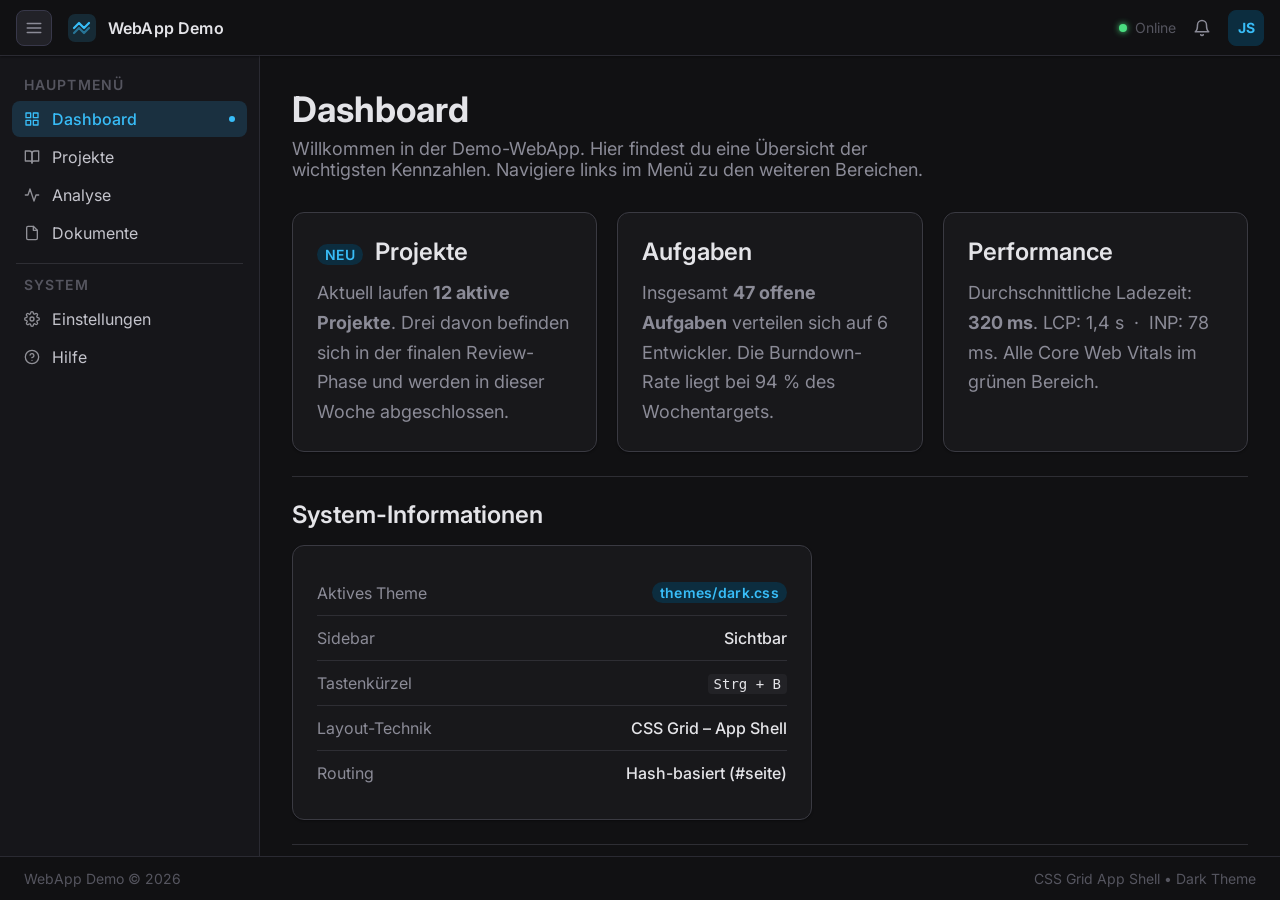
<file: Demo/GridLayout/index.html>
<!DOCTYPE html>
<html lang="de" data-theme="dark">
<head>
  <meta charset="UTF-8" />
  <meta name="viewport" content="width=device-width, initial-scale=1.0" />
  <title>WebApp Demo</title>

  <!-- Google Fonts: Inter -->
  <link rel="preconnect" href="https://fonts.googleapis.com" />
  <link rel="preconnect" href="https://fonts.gstatic.com" crossorigin />
  <link href="https://fonts.googleapis.com/css2?family=Inter:wght@300..700&display=swap" rel="stylesheet" />

  <!--
    LADE-REIHENFOLGE (wichtig):
    1. Theme    → definiert alle Farb-Custom-Properties
    2. Tokens   → definiert Typografie, Abstände, Radien
    3. Base     → Reset + globale Grundstile
    4. Layout   → App-Shell, Header, Sidebar, Content, Footer
    5. Components → wiederverwendbare UI-Bausteine
  -->
  <link rel="stylesheet" href="themes/dark.css" />
  <link rel="stylesheet" href="css/tokens.css" />
  <link rel="stylesheet" href="css/base.css" />
  <link rel="stylesheet" href="css/layout.css" />
  <link rel="stylesheet" href="css/components.css" />
</head>
<body>

<!--
  APP SHELL
  CSS-Grid mit 4 Bereichen:
    - app-header  (sticky, volle Breite)
    - app-sidebar (fixe Breite, kann collapsed werden)
    - app-content (flex-grow, vertikal scrollbar)
    - app-footer  (sticky, volle Breite)
-->
<div class="app-shell" id="appShell">

  <!-- ═══════════════════════════════════════════════
       HEADER
       ═══════════════════════════════════════════════ -->
  <header class="app-header" role="banner">

    <!-- Sidebar-Toggle -->
    <button
      class="btn-sidebar-toggle"
      id="sidebarToggle"
      aria-label="Seitenmenü schließen"
      aria-expanded="true"
      aria-controls="appSidebar"
      title="Seitenmenü (Strg+B)"
    >
      <!-- Hamburger-Icon -->
      <svg xmlns="http://www.w3.org/2000/svg" width="18" height="18"
           viewBox="0 0 24 24" fill="none" stroke="currentColor"
           stroke-width="2" stroke-linecap="round" stroke-linejoin="round"
           aria-hidden="true">
        <line x1="3" y1="6"  x2="21" y2="6"  />
        <line x1="3" y1="12" x2="21" y2="12" />
        <line x1="3" y1="18" x2="21" y2="18" />
      </svg>
    </button>

    <!-- Logo + App-Titel -->
    <a href="#dashboard" class="header-logo" aria-label="Dashboard">
      <!-- Inline-SVG Logo -->
      <svg width="28" height="28" viewBox="0 0 28 28" fill="none"
           xmlns="http://www.w3.org/2000/svg" aria-hidden="true">
        <rect width="28" height="28" rx="7" fill="currentColor" opacity="0.15"/>
        <path d="M6 14 L11 9 L16 14 L21 9"
              stroke="currentColor" stroke-width="2.2"
              stroke-linecap="round" stroke-linejoin="round"/>
        <path d="M6 19 L11 14 L16 19 L21 14"
              stroke="currentColor" stroke-width="2.2"
              stroke-linecap="round" stroke-linejoin="round" opacity="0.5"/>
      </svg>
      <span class="header-logo-text">WebApp Demo</span>
    </a>

    <!-- Header-Aktionen (rechts) -->
    <div class="header-actions">
      <!-- Online-Statusanzeige -->
      <span class="status" aria-label="System online">
        <span class="status-dot online" aria-hidden="true"></span>
        <span style="color:var(--color-text-faint);font-size:var(--text-xs);">Online</span>
      </span>

      <!-- Benachrichtigungen -->
      <button class="btn-icon" aria-label="Benachrichtigungen" title="Benachrichtigungen">
        <svg xmlns="http://www.w3.org/2000/svg" width="18" height="18"
             viewBox="0 0 24 24" fill="none" stroke="currentColor"
             stroke-width="2" stroke-linecap="round" stroke-linejoin="round"
             aria-hidden="true">
          <path d="M18 8A6 6 0 0 0 6 8c0 7-3 9-3 9h18s-3-2-3-9"/>
          <path d="M13.73 21a2 2 0 0 1-3.46 0"/>
        </svg>
      </button>

      <!-- Benutzer-Avatar (Initialen) -->
      <button class="btn-icon" aria-label="Benutzerprofil" title="Profil"
              style="font-size:var(--text-xs);font-weight:700;
                     background:var(--color-primary-highlight);
                     color:var(--color-primary);
                     border:1px solid var(--color-primary-highlight);">
        JS
      </button>
    </div>
  </header>

  <!-- ═══════════════════════════════════════════════
       SIDEBAR
       ═══════════════════════════════════════════════ -->
  <aside class="app-sidebar" id="appSidebar"
         role="navigation" aria-label="Hauptnavigation">

    <!-- Gruppe: Hauptmenü -->
    <nav class="sidebar-section">
      <span class="sidebar-section-label">Hauptmenü</span>
      <ul class="sidebar-nav" role="list">

        <li class="sidebar-nav-item active">
          <a href="#dashboard" aria-current="page">
            <svg xmlns="http://www.w3.org/2000/svg" width="16" height="16"
                 viewBox="0 0 24 24" fill="none" stroke="currentColor"
                 stroke-width="2" stroke-linecap="round" stroke-linejoin="round"
                 aria-hidden="true">
              <rect x="3" y="3" width="7" height="7"/>
              <rect x="14" y="3" width="7" height="7"/>
              <rect x="14" y="14" width="7" height="7"/>
              <rect x="3" y="14" width="7" height="7"/>
            </svg>
            Dashboard
            <span class="nav-dot" aria-hidden="true"></span>
          </a>
        </li>

        <li class="sidebar-nav-item">
          <a href="#projekte">
            <svg xmlns="http://www.w3.org/2000/svg" width="16" height="16"
                 viewBox="0 0 24 24" fill="none" stroke="currentColor"
                 stroke-width="2" stroke-linecap="round" stroke-linejoin="round"
                 aria-hidden="true">
              <path d="M2 3h6a4 4 0 0 1 4 4v14a3 3 0 0 0-3-3H2z"/>
              <path d="M22 3h-6a4 4 0 0 0-4 4v14a3 3 0 0 1 3-3h7z"/>
            </svg>
            Projekte
            <span class="nav-dot" aria-hidden="true" style="display:none"></span>
          </a>
        </li>

        <li class="sidebar-nav-item">
          <a href="#analyse">
            <svg xmlns="http://www.w3.org/2000/svg" width="16" height="16"
                 viewBox="0 0 24 24" fill="none" stroke="currentColor"
                 stroke-width="2" stroke-linecap="round" stroke-linejoin="round"
                 aria-hidden="true">
              <polyline points="22 12 18 12 15 21 9 3 6 12 2 12"/>
            </svg>
            Analyse
            <span class="nav-dot" aria-hidden="true" style="display:none"></span>
          </a>
        </li>

        <li class="sidebar-nav-item">
          <a href="#dokumente">
            <svg xmlns="http://www.w3.org/2000/svg" width="16" height="16"
                 viewBox="0 0 24 24" fill="none" stroke="currentColor"
                 stroke-width="2" stroke-linecap="round" stroke-linejoin="round"
                 aria-hidden="true">
              <path d="M14 2H6a2 2 0 0 0-2 2v16a2 2 0 0 0 2 2h12a2 2 0 0 0 2-2V8z"/>
              <polyline points="14 2 14 8 20 8"/>
            </svg>
            Dokumente
            <span class="nav-dot" aria-hidden="true" style="display:none"></span>
          </a>
        </li>
      </ul>
    </nav>

    <hr class="divider" style="margin:0 var(--space-4)" aria-hidden="true"/>

    <!-- Gruppe: System -->
    <nav class="sidebar-section" style="padding-top:var(--space-3)">
      <span class="sidebar-section-label">System</span>
      <ul class="sidebar-nav" role="list">

        <li class="sidebar-nav-item">
          <a href="#einstellungen">
            <svg xmlns="http://www.w3.org/2000/svg" width="16" height="16"
                 viewBox="0 0 24 24" fill="none" stroke="currentColor"
                 stroke-width="2" stroke-linecap="round" stroke-linejoin="round"
                 aria-hidden="true">
              <circle cx="12" cy="12" r="3"/>
              <path d="M19.4 15a1.65 1.65 0 0 0 .33 1.82l.06.06a2 2 0 0 1-2.83 2.83l-.06-.06
                        a1.65 1.65 0 0 0-1.82-.33 1.65 1.65 0 0 0-1 1.51V21a2 2 0 0 1-4 0
                        v-.09A1.65 1.65 0 0 0 9 19.4a1.65 1.65 0 0 0-1.82.33l-.06.06
                        a2 2 0 0 1-2.83-2.83l.06-.06A1.65 1.65 0 0 0 4.68 15
                        a1.65 1.65 0 0 0-1.51-1H3a2 2 0 0 1 0-4h.09A1.65 1.65 0 0 0 4.6 9
                        a1.65 1.65 0 0 0-.33-1.82l-.06-.06a2 2 0 0 1 2.83-2.83l.06.06
                        A1.65 1.65 0 0 0 9 4.68a1.65 1.65 0 0 0 1-1.51V3a2 2 0 0 1 4 0
                        v.09a1.65 1.65 0 0 0 1 1.51 1.65 1.65 0 0 0 1.82-.33l.06-.06
                        a2 2 0 0 1 2.83 2.83l-.06.06A1.65 1.65 0 0 0 19.4 9
                        a1.65 1.65 0 0 0 1.51 1H21a2 2 0 0 1 0 4h-.09
                        a1.65 1.65 0 0 0-1.51 1z"/>
            </svg>
            Einstellungen
            <span class="nav-dot" aria-hidden="true" style="display:none"></span>
          </a>
        </li>

        <li class="sidebar-nav-item">
          <a href="#hilfe">
            <svg xmlns="http://www.w3.org/2000/svg" width="16" height="16"
                 viewBox="0 0 24 24" fill="none" stroke="currentColor"
                 stroke-width="2" stroke-linecap="round" stroke-linejoin="round"
                 aria-hidden="true">
              <circle cx="12" cy="12" r="10"/>
              <path d="M9.09 9a3 3 0 0 1 5.83 1c0 2-3 3-3 3"/>
              <line x1="12" y1="17" x2="12.01" y2="17"/>
            </svg>
            Hilfe
            <span class="nav-dot" aria-hidden="true" style="display:none"></span>
          </a>
        </li>

      </ul>
    </nav>
  </aside>

  <!-- ═══════════════════════════════════════════════
       CONTENT
       Jede Seite = <section class="content-page" data-page="…">
       Neue Seiten: einfach weiteres section-Element anfügen
       und passenden Nav-Link in der Sidebar ergänzen.
       ═══════════════════════════════════════════════ -->
  <main class="app-content" id="appContent" role="main" tabindex="-1">

    <!-- ── Dashboard ── -->
    <section class="content-page" data-page="dashboard" aria-label="Dashboard">
      <h1 class="section-heading">Dashboard</h1>
      <p class="section-sub">
        Willkommen in der Demo-WebApp. Hier findest du eine Übersicht der wichtigsten
        Kennzahlen. Navigiere links im Menü zu den weiteren Bereichen.
      </p>

      <div class="card-grid">
        <div class="card">
          <div class="card-title"><span class="badge">NEU</span>&nbsp; Projekte</div>
          <p class="card-body">Aktuell laufen <strong>12 aktive Projekte</strong>. Drei davon befinden sich in der finalen Review-Phase und werden in dieser Woche abgeschlossen.</p>
        </div>
        <div class="card">
          <div class="card-title">Aufgaben</div>
          <p class="card-body">Insgesamt <strong>47 offene Aufgaben</strong> verteilen sich auf 6 Entwickler. Die Burndown-Rate liegt bei 94 % des Wochentargets.</p>
        </div>
        <div class="card">
          <div class="card-title">Performance</div>
          <p class="card-body">Durchschnittliche Ladezeit: <strong>320 ms</strong>. LCP: 1,4 s &nbsp;·&nbsp; INP: 78 ms. Alle Core Web Vitals im grünen Bereich.</p>
        </div>
      </div>

      <hr class="divider"/>

      <!-- Layout-Infos – werden per JS gespiegelt -->
      <h2 class="card-title" style="margin-bottom:var(--space-4)">System-Informationen</h2>
      <div class="card" style="max-width:520px">
        <div class="info-row">
          <span class="info-label">Aktives Theme</span>
          <span class="info-value"><span class="badge">themes/dark.css</span></span>
        </div>
        <div class="info-row">
          <span class="info-label">Sidebar</span>
          <span class="info-value" id="sidebarStatus">Sichtbar</span>
        </div>
        <div class="info-row">
          <span class="info-label">Tastenkürzel</span>
          <span class="info-value">
            <code style="font-family:var(--font-mono);font-size:var(--text-xs);
                         background:var(--color-surface-offset);
                         padding:2px 6px;border-radius:var(--radius-sm);">Strg + B</code>
          </span>
        </div>
        <div class="info-row">
          <span class="info-label">Layout-Technik</span>
          <span class="info-value">CSS Grid – App Shell</span>
        </div>
        <div class="info-row">
          <span class="info-label">Routing</span>
          <span class="info-value">Hash-basiert (#seite)</span>
        </div>
      </div>

      <!-- Füllinhalt zum Testen des vertikalen Scrollens -->
      <hr class="divider"/>
      <h2 class="card-title" style="margin-bottom:var(--space-4)">Scroll-Test</h2>
      <p class="card-body" style="margin-bottom:var(--space-6);max-width:68ch">
        Die folgenden Karten dienen ausschließlich dazu, genug Inhalt zu erzeugen, damit der
        Content-Bereich tatsächlich vertikal scrollbar wird. Header und Footer bleiben dabei
        immer fixiert sichtbar.
      </p>
      <div class="card-grid">
        <div class="card"><div class="card-title">Block 1</div><p class="card-body">Demokarte für den Scroll-Test. Der Content-Bereich scrollt unabhängig von Header und Footer.</p></div>
        <div class="card"><div class="card-title">Block 2</div><p class="card-body">Demokarte für den Scroll-Test. Beim Einblenden der Sidebar passt sich die Breite dynamisch an.</p></div>
        <div class="card"><div class="card-title">Block 3</div><p class="card-body">Demokarte für den Scroll-Test. Der Slide-Effekt ist via CSS Grid Transition realisiert.</p></div>
        <div class="card"><div class="card-title">Block 4</div><p class="card-body">Demokarte für den Scroll-Test. Neue Themes legen nur eine neue CSS-Datei im themes/-Ordner an.</p></div>
        <div class="card"><div class="card-title">Block 5</div><p class="card-body">Demokarte für den Scroll-Test. Neue Seiten sind einfach ein weiteres content-page-Element.</p></div>
        <div class="card"><div class="card-title">Block 6</div><p class="card-body">Demokarte für den Scroll-Test. Das Layout reagiert auf jede Fensterbreite ohne Media-Query-Brüche.</p></div>
      </div>
      <div class="card" style="margin-top:var(--space-5);text-align:center;padding:var(--space-10)">
        <p style="color:var(--color-text-faint);font-size:var(--text-sm)">— Ende des Scroll-Tests —</p>
      </div>
    </section>

    <!-- ── Projekte ── -->
    <section class="content-page" data-page="projekte" aria-label="Projekte">
      <h1 class="section-heading">Projekte</h1>
      <p class="section-sub">Übersicht aller laufenden und abgeschlossenen Projekte im aktuellen Quartal.</p>
      <div class="card-grid">
        <div class="card">
          <div class="card-title">WebApp Redesign</div>
          <p class="card-body">Komplettes Redesign der Unternehmens-WebApp nach neuen UX-Guidelines. Angular 17, SCSS, Design-System.</p>
        </div>
        <div class="card">
          <div class="card-title">API-Migration</div>
          <p class="card-body">Migration von REST zu GraphQL. TypeScript, NestJS, Apollo Server.</p>
        </div>
        <div class="card">
          <div class="card-title">Teams-Integration</div>
          <p class="card-body">Power Automate Flows und Teams-Tabs für interne Collaboration-Tools. Power Platform Canvas App.</p>
        </div>
      </div>
    </section>

    <!-- ── Analyse ── -->
    <section class="content-page" data-page="analyse" aria-label="Analyse">
      <h1 class="section-heading">Analyse</h1>
      <p class="section-sub">Performance-Kennzahlen und Nutzungsstatistiken der letzten 30 Tage.</p>
      <div class="card" style="max-width:580px">
        <div class="info-row"><span class="info-label">Seitenaufrufe (30 Tage)</span><span class="info-value">48.320</span></div>
        <div class="info-row"><span class="info-label">Aktive Benutzer</span><span class="info-value">1.247</span></div>
        <div class="info-row"><span class="info-label">Ø Sitzungsdauer</span><span class="info-value">4:32 min</span></div>
        <div class="info-row"><span class="info-label">Absprungrate</span><span class="info-value">18,4 %</span></div>
        <div class="info-row"><span class="info-label">Fehlerrate</span><span class="info-value" style="color:var(--color-success)">0,02 %</span></div>
      </div>
    </section>

    <!-- ── Dokumente ── -->
    <section class="content-page" data-page="dokumente" aria-label="Dokumente">
      <h1 class="section-heading">Dokumente</h1>
      <p class="section-sub">Technische Dokumentationen, Design-Specs und Projektunterlagen.</p>
      <div class="empty-state">
        <svg xmlns="http://www.w3.org/2000/svg" fill="none" viewBox="0 0 24 24"
             stroke="currentColor" stroke-width="1.5"
             stroke-linecap="round" stroke-linejoin="round" aria-hidden="true">
          <path d="M14 2H6a2 2 0 0 0-2 2v16a2 2 0 0 0 2 2h12a2 2 0 0 0 2-2V8z"/>
          <polyline points="14 2 14 8 20 8"/>
          <line x1="12" y1="18" x2="12" y2="12"/>
          <line x1="9"  y1="15" x2="15" y2="15"/>
        </svg>
        <h3>Noch keine Dokumente</h3>
        <p>Lade dein erstes Dokument hoch oder erstelle einen neuen Eintrag.</p>
        <button class="btn btn-primary">Dokument erstellen</button>
      </div>
    </section>

    <!-- ── Einstellungen ── -->
    <section class="content-page" data-page="einstellungen" aria-label="Einstellungen">
      <h1 class="section-heading">Einstellungen</h1>
      <p class="section-sub">App-weite Konfigurationsoptionen. Themes werden als separate CSS-Dateien in <code style="font-family:var(--font-mono);font-size:var(--text-xs)">themes/</code> abgelegt.</p>
      <div class="card" style="max-width:480px">
        <div class="info-row"><span class="info-label">Aktives Theme</span><span class="info-value"><span class="badge">dark.css</span></span></div>
        <div class="info-row"><span class="info-label">Sprache</span><span class="info-value">Deutsch (DE)</span></div>
        <div class="info-row"><span class="info-label">Sidebar-Breite</span><span class="info-value">260 px (--sidebar-width)</span></div>
        <div class="info-row"><span class="info-label">Header-Höhe</span><span class="info-value">56 px (--header-height)</span></div>
        <div class="info-row"><span class="info-label">Footer-Höhe</span><span class="info-value">44 px (--footer-height)</span></div>
      </div>
    </section>

    <!-- ── Hilfe ── -->
    <section class="content-page" data-page="hilfe" aria-label="Hilfe">
      <h1 class="section-heading">Hilfe &amp; Dokumentation</h1>
      <p class="section-sub">Architektur-Überblick dieser Demo-WebApp und Hinweise zur Erweiterung.</p>
      <div class="card-grid">
        <div class="card">
          <div class="card-title">Dateistruktur</div>
          <p class="card-body" style="font-family:var(--font-mono);font-size:var(--text-xs);line-height:2">
            index.html<br>
            themes/dark.css<br>
            css/tokens.css<br>
            css/base.css<br>
            css/layout.css<br>
            css/components.css<br>
            js/app.js
          </p>
        </div>
        <div class="card">
          <div class="card-title">Neues Theme anlegen</div>
          <p class="card-body">
            Erstelle <code style="font-family:var(--font-mono);font-size:var(--text-xs)">themes/light.css</code> (oder einen anderen Namen) und überschreibe darin
            ausschließlich die CSS Custom Properties. Binde die Datei in <code style="font-family:var(--font-mono);font-size:var(--text-xs)">index.html</code> statt
            <code style="font-family:var(--font-mono);font-size:var(--text-xs)">dark.css</code> ein.
          </p>
        </div>
        <div class="card">
          <div class="card-title">Neue Seite hinzufügen</div>
          <p class="card-body">
            1. Füge ein <code style="font-family:var(--font-mono);font-size:var(--text-xs)">&lt;section class="content-page" data-page="meine-seite"&gt;</code> in
            <code style="font-family:var(--font-mono);font-size:var(--text-xs)">#appContent</code> ein.<br>
            2. Ergänze einen passenden <code style="font-family:var(--font-mono);font-size:var(--text-xs)">&lt;li&gt;</code>-Eintrag in der Sidebar mit
            <code style="font-family:var(--font-mono);font-size:var(--text-xs)">href="#meine-seite"</code>.
          </p>
        </div>
      </div>
    </section>

  </main>

  <!-- ═══════════════════════════════════════════════
       FOOTER
       ═══════════════════════════════════════════════ -->
  <footer class="app-footer" role="contentinfo">
    <span>WebApp Demo &copy; 2026</span>
    <span style="color:var(--color-text-faint)">CSS Grid App Shell &bull; Dark Theme</span>
  </footer>

</div><!-- /.app-shell -->

<!-- App-Logik -->
<script src="js/app.js"></script>

<!-- Sidebar-Status im Dashboard live spiegeln -->
<script>
  (function () {
    const shell    = document.getElementById('appShell');
    const statusEl = document.getElementById('sidebarStatus');
    if (!shell || !statusEl) return;

    new MutationObserver(() => {
      statusEl.textContent = shell.classList.contains('sidebar-collapsed')
        ? 'Ausgeblendet'
        : 'Sichtbar';
    }).observe(shell, { attributes: true, attributeFilter: ['class'] });
  })();
</script>

</body>
</html>
</file>
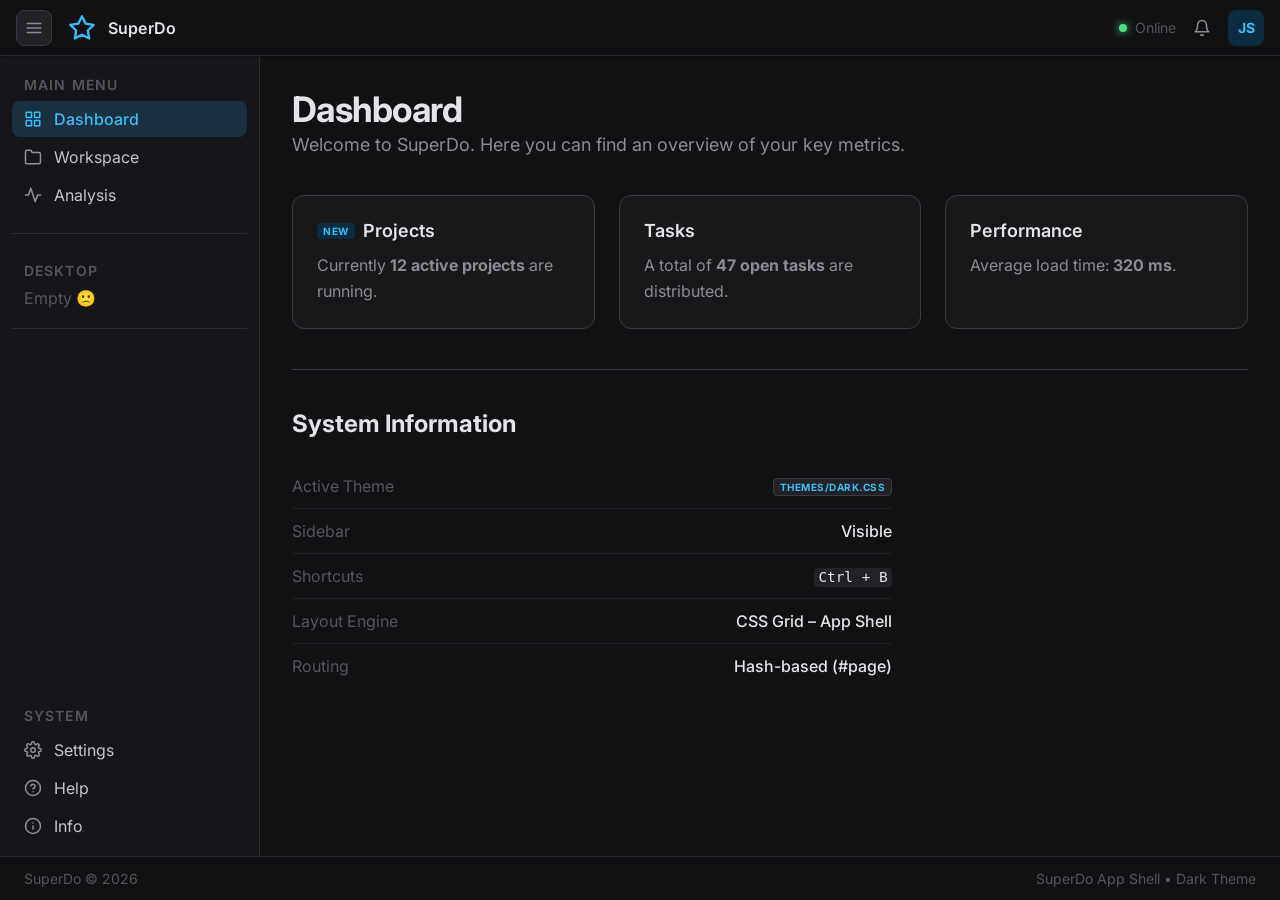
<file: SuperDo/v1.00.01/index.html>
<!DOCTYPE html>
<html lang="en" data-theme="dark">
<head>
  <meta charset="UTF-8" />
  <meta name="viewport" content="width=device-width, initial-scale=1.0" />
  <title>SuperDo</title>
  <!-- Google Fonts: Inter -->
  <link rel="preconnect" href="https://fonts.googleapis.com" />
  <link rel="preconnect" href="https://fonts.gstatic.com" crossorigin />
  <link href="https://fonts.googleapis.com/css2?family=Inter:wght@300..700&display=swap" rel="stylesheet" />
  <link rel="stylesheet" href="themes/dark.css" />
  <link rel="stylesheet" href="css/tokens.css" />
  <link rel="stylesheet" href="css/base.css" />
  <link rel="stylesheet" href="css/layout.css" />
  <link rel="stylesheet" href="css/components.css" />
  <style>
    /* Inline styles for Workspace Logic */
    .sidebar-empty-label {
      padding: var(--space-2) var(--space-3);
      font-size: var(--text-sm);
      color: var(--color-text-faint);
      font-style: normal;
    }
    .ws-modal {
      position: fixed;
      top: 0; left: 0; width: 100%; height: 100%;
      background: rgba(0,0,0,0.7);
      display: flex; align-items: center; justify-content: center;
      z-index: 2000;
      opacity: 0; pointer-events: none;
      transition: opacity 0.2s ease;
    }
    .ws-modal-visible { opacity: 1; pointer-events: auto; }
    .ws-modal-content {
      background: var(--color-surface);
      border: 1px solid var(--color-border);
      border-radius: var(--radius-lg);
      width: 100%; max-width: 500px;
      padding: var(--space-6);
      box-shadow: var(--shadow-xl);
    }
    .ws-form-group { margin-bottom: var(--space-4); }
    .ws-form-label { display: block; font-size: var(--text-sm); font-weight: 600; margin-bottom: var(--space-2); }
    .ws-input {
      width: 100%; padding: var(--space-3);
      background: var(--color-surface-offset);
      border: 1px solid var(--color-border);
      border-radius: var(--radius-md);
      color: var(--color-text);
      font-size: var(--text-sm);
    }
    .ws-input:focus { border-color: var(--color-primary); outline: none; }
    .ws-error { color: #ff5555; font-size: var(--text-xs); margin-top: var(--space-1); min-height: 1em; }
    .ws-modal-actions { display: flex; justify-content: flex-end; gap: var(--space-3); margin-top: var(--space-6); }
    
    .ws-card-actions { margin-top: var(--space-4); display: flex; gap: var(--space-2); border-top: 1px solid var(--color-border); padding-top: var(--space-3); }
    .btn-ghost { background: transparent; border: 1px solid var(--color-border); color: var(--color-text-muted); }
    .btn-ghost:hover { background: var(--color-surface-offset); color: var(--color-text); border-color: var(--color-border-strong); }
  </style>
</head>
<body>
  <div class="app-shell" id="appShell">
    <!-- Header -->
    <header class="app-header" role="banner">
      <button class="btn-sidebar-toggle" id="sidebarToggle" aria-label="Close sidebar" aria-expanded="true" aria-controls="appSidebar" title="Sidebar (Ctrl+B)">
        <svg xmlns="http://www.w3.org/2000/svg" width="18" height="18" viewBox="0 0 24 24" fill="none" stroke="currentColor" stroke-width="2" stroke-linecap="round" stroke-linejoin="round" aria-hidden="true">
          <line x1="3" y1="6" x2="21" y2="6" />
          <line x1="3" y1="12" x2="21" y2="12" />
          <line x1="3" y1="18" x2="21" y2="18" />
        </svg>
      </button>
      <a href="#dashboard" class="header-logo" aria-label="Dashboard">
        <svg width="28" height="28" viewBox="0 0 24 24" fill="none" stroke="currentColor" stroke-width="2" stroke-linecap="round" stroke-linejoin="round" xmlns="http://www.w3.org/2000/svg" aria-hidden="true">
          <path d="M12 2l3.09 6.26L22 9.27l-5 4.87 1.18 6.88L12 17.77l-6.18 3.25L7 14.14 2 9.27l6.91-1.01L12 2z"></path>
        </svg>
        <span class="header-logo-text">SuperDo</span>
      </a>
      <div class="header-actions">
        <span class="status" aria-label="System online">
          <span class="status-dot online" aria-hidden="true"></span>
          <span style="color:var(--color-text-faint);font-size:var(--text-xs);">Online</span>
        </span>
        <button class="btn-icon" aria-label="Notifications" title="Notifications">
          <svg xmlns="http://www.w3.org/2000/svg" width="18" height="18" viewBox="0 0 24 24" fill="none" stroke="currentColor" stroke-width="2" stroke-linecap="round" stroke-linejoin="round" aria-hidden="true">
            <path d="M18 8A6 6 0 0 0 6 8c0 7-3 9-3 9h18s-3-2-3-9" />
            <path d="M13.73 21a2 2 0 0 1-3.46 0" />
          </svg>
        </button>
        <button class="btn-icon" aria-label="User Profile" title="Profile" style="font-size:var(--text-xs);font-weight:700; background:var(--color-primary-highlight); color:var(--color-primary); border:1px solid var(--color-primary-highlight);">JS</button>
      </div>
    </header>

    <!-- Sidebar -->
    <aside class="app-sidebar" id="appSidebar" role="navigation" aria-label="Main Navigation">
      <nav class="sidebar-section">
        <span class="sidebar-section-label">MAIN MENU</span>
        <ul class="sidebar-nav" role="list">
          <li class="sidebar-nav-item" data-page="dashboard">
            <a href="#dashboard">
              <svg xmlns="http://www.w3.org/2000/svg" width="18" height="18" viewBox="0 0 24 24" fill="none" stroke="currentColor" stroke-width="2" stroke-linecap="round" stroke-linejoin="round" aria-hidden="true"><rect x="3" y="3" width="7" height="7"/><rect x="14" y="3" width="7" height="7"/><rect x="14" y="14" width="7" height="7"/><rect x="3" y="14" width="7" height="7"/></svg>
              <span>Dashboard</span>
            </a>
          </li>
          <li class="sidebar-nav-item" data-page="workspace">
            <a href="#workspace">
              <svg xmlns="http://www.w3.org/2000/svg" width="18" height="18" viewBox="0 0 24 24" fill="none" stroke="currentColor" stroke-width="2" stroke-linecap="round" stroke-linejoin="round" aria-hidden="true"><path d="M22 19a2 2 0 0 1-2 2H4a2 2 0 0 1-2-2V5a2 2 0 0 1 2-2h5l2 3h9a2 2 0 0 1 2 2z"/></svg>
              <span>Workspace</span>
            </a>
          </li>
          <li class="sidebar-nav-item" data-page="analysis">
            <a href="#analysis">
              <svg xmlns="http://www.w3.org/2000/svg" width="18" height="18" viewBox="0 0 24 24" fill="none" stroke="currentColor" stroke-width="2" stroke-linecap="round" stroke-linejoin="round" aria-hidden="true"><polyline points="22 12 18 12 15 21 9 3 6 12 2 12"/></svg>
              <span>Analysis</span>
            </a>
          </li>
        </ul>
      </nav>

      <hr style="border:0; border-top:1px solid var(--color-sidebar-border); margin:var(--space-2) var(--space-3);">

      <nav class="sidebar-section">
        <span class="sidebar-section-label">DESKTOP</span>
        <ul class="sidebar-nav" id="desktopNavList" role="list">
          <!-- Dynamically filled -->
          <li class="sidebar-nav-item sidebar-empty-item">
            <span class="sidebar-empty-label">Empty</span>
          </li>
        </ul>
      </nav>

      <hr style="border:0; border-top:1px solid var(--color-sidebar-border); margin:var(--space-2) var(--space-3);">

      <nav class="sidebar-section" style="margin-top:auto;">
        <span class="sidebar-section-label">SYSTEM</span>
        <ul class="sidebar-nav" role="list">
          <li class="sidebar-nav-item" data-page="settings">
            <a href="#settings">
              <svg xmlns="http://www.w3.org/2000/svg" width="18" height="18" viewBox="0 0 24 24" fill="none" stroke="currentColor" stroke-width="2" stroke-linecap="round" stroke-linejoin="round" aria-hidden="true"><circle cx="12" cy="12" r="3"/><path d="M19.4 15a1.65 1.65 0 0 0 .33 1.82l.06.06a2 2 0 0 1 0 2.83 2 2 0 0 1-2.83 0l-.06-.06a1.65 1.65 0 0 0-1.82-.33 1.65 1.65 0 0 0-1 1.51V21a2 2 0 0 1-2 2 2 2 0 0 1-2-2v-.09A1.65 1.65 0 0 0 9 19.4a1.65 1.65 0 0 0-1.82.33l-.06.06a2 2 0 0 1-2.83 0 2 2 0 0 1 0-2.83l.06-.06a1.65 1.65 0 0 0 .33-1.82 1.65 1.65 0 0 0-1.51-1H3a2 2 0 0 1-2-2 2 2 0 0 1 2-2h.09A1.65 1.65 0 0 0 4.6 9a1.65 1.65 0 0 0-.33-1.82l-.06-.06a2 2 0 0 1 0-2.83 2 2 0 0 1 2.83 0l.06.06a1.65 1.65 0 0 0 1.82.33H9a1.65 1.65 0 0 0 1-1.51V3a2 2 0 0 1 2-2 2 2 0 0 1 2 2v.09a1.65 1.65 0 0 0 1 1.51 1.65 1.65 0 0 0 1.82-.33l.06-.06a2 2 0 0 1 2.83 0 2 2 0 0 1 0 2.83l-.06.06a1.65 1.65 0 0 0-.33 1.82V9a1.65 1.65 0 0 0 1.51 1H21a2 2 0 0 1 2 2 2 2 0 0 1-2 2h-.09a1.65 1.65 0 0 0-1.51 1z"/></svg>
              <span>Settings</span>
            </a>
          </li>
          <li class="sidebar-nav-item" data-page="help">
            <a href="#help">
              <svg xmlns="http://www.w3.org/2000/svg" width="18" height="18" viewBox="0 0 24 24" fill="none" stroke="currentColor" stroke-width="2" stroke-linecap="round" stroke-linejoin="round" aria-hidden="true"><circle cx="12" cy="12" r="10"/><path d="M9.09 9a3 3 0 0 1 5.83 1c0 2-3 3-3 3"/><line x1="12" y1="17" x2="12.01" y2="17"/></svg>
              <span>Help</span>
            </a>
          </li>
          <li class="sidebar-nav-item" data-page="info">
            <a href="#info">
              <svg xmlns="http://www.w3.org/2000/svg" width="18" height="18" viewBox="0 0 24 24" fill="none" stroke="currentColor" stroke-width="2" stroke-linecap="round" stroke-linejoin="round" aria-hidden="true"><circle cx="12" cy="12" r="10"/><line x1="12" y1="16" x2="12" y2="12"/><line x1="12" y1="8" x2="12.01" y2="8"/></svg>
              <span>Info</span>
            </a>
          </li>
        </ul>
      </nav>
    </aside>

    <!-- Content -->
    <main class="app-content" id="appContent">
      
      <!-- Page: Dashboard -->
      <section class="content-page" data-page="dashboard">
        <h1 class="section-heading">Dashboard</h1>
        <p class="section-sub">Welcome to SuperDo. Here you can find an overview of your key metrics.</p>
        <div class="card-grid">
          <div class="card">
            <div class="card-title"><span class="badge">NEW</span> Projects</div>
            <div class="card-body">Currently <strong>12 active projects</strong> are running.</div>
          </div>
          <div class="card">
            <div class="card-title">Tasks</div>
            <div class="card-body">A total of <strong>47 open tasks</strong> are distributed.</div>
          </div>
          <div class="card">
            <div class="card-title">Performance</div>
            <div class="card-body">Average load time: <strong>320 ms</strong>.</div>
          </div>
        </div>

        <hr style="border:0; border-top:1px solid var(--color-border); margin:var(--space-10) 0;">

        <h2 style="font-size:var(--text-lg); margin-bottom:var(--space-6);">System Information</h2>
        <div style="max-width:600px;">
          <div class="info-row"><span class="info-label">Active Theme</span><span class="info-value"><span class="badge" style="background:var(--color-surface-offset); color:var(--color-primary); border:1px solid var(--color-border);">themes/dark.css</span></span></div>
          <div class="info-row"><span class="info-label">Sidebar</span><span class="info-value">Visible</span></div>
          <div class="info-row"><span class="info-label">Shortcuts</span><span class="info-value"><code>Ctrl + B</code></span></div>
          <div class="info-row"><span class="info-label">Layout Engine</span><span class="info-value">CSS Grid – App Shell</span></div>
          <div class="info-row"><span class="info-label">Routing</span><span class="info-value">Hash-based (#page)</span></div>
        </div>
      </section>

      <!-- Page: Workspace -->
      <section class="content-page" data-page="workspace" id="workspacePage">
        <h1 class="section-heading">Workspace</h1>
        <p class="section-sub">Manage your projects and tasks in your personal workspace.</p>
        
        <!-- Empty State View -->
        <div id="wsEmptyView" class="empty-state">
          <svg xmlns="http://www.w3.org/2000/svg" viewBox="0 0 24 24" fill="none" stroke="currentColor" stroke-width="2" stroke-linecap="round" stroke-linejoin="round"><rect x="3" y="3" width="18" height="18" rx="2" ry="2"/><line x1="9" y1="3" x2="9" y2="21"/></svg>
          <h3>No Workspace found</h3>
          <p>Please create a new workspace to start organizing your tasks and projects.</p>
          <button class="btn btn-primary ws-create-btn">Create New Workspace</button>
        </div>

        <!-- List View -->
        <div id="wsListView" style="display:none;">
          <div style="display:flex; justify-content:space-between; align-items:center; margin-bottom:var(--space-6);">
            <h2 style="font-size:var(--text-lg); font-weight:600;">Your Workspaces</h2>
            <button class="btn btn-primary ws-create-btn">+ New Workspace</button>
          </div>
          <div id="wsCardGrid" class="card-grid">
            <!-- Cards injected via JS -->
          </div>
        </div>
      </section>

      <!-- Page: ProjectScope (Template) -->
      <section class="content-page" data-page="projectscope" id="projectScopePage">
        <h1 class="section-heading" id="psTitle">Project Scope</h1>
        <p class="section-sub" id="psDescription">Workspace details and tasks.</p>
        <div class="card">
          <div class="card-body">
            <p>This is the workspace view for your project. You can manage tasks and milestones here.</p>
          </div>
        </div>
      </section>

      <!-- Page: Analysis -->
      <section class="content-page" data-page="analysis">
        <h1 class="section-heading">Analysis</h1>
        <p class="section-sub">Performance metrics and usage statistics for the last 30 days.</p>
        <div class="card-grid">
          <div class="card"><div class="info-row"><span class="info-label">Page Views (30 days)</span><span class="info-value">48,320</span></div></div>
          <div class="card"><div class="info-row"><span class="info-label">Active Users</span><span class="info-value">1,247</span></div></div>
          <div class="card"><div class="info-row"><span class="info-label">Avg. Session Duration</span><span class="info-value">4:32 min</span></div></div>
          <div class="card"><div class="info-row"><span class="info-label">Bounce Rate</span><span class="info-value">18.4%</span></div></div>
          <div class="card"><div class="info-row"><span class="info-label">Error Rate</span><span class="info-value">0.02%</span></div></div>
        </div>
      </section>

      <!-- Page: Settings -->
      <section class="content-page" data-page="settings">
        <h1 class="section-heading">Settings</h1>
        <p class="section-sub">App-wide configuration options.</p>
        <div class="info-row"><span class="info-label">Active Theme</span><span class="info-value">dark.css</span></div>
        <div class="info-row"><span class="info-label">Language</span><span class="info-value">English (EN)</span></div>
        <div class="info-row"><span class="info-label">Sidebar Width</span><span class="info-value">260 px</span></div>
      </section>

      <!-- Page: Help -->
      <section class="content-page" data-page="help">
        <h1 class="section-heading">Help & Documentation</h1>
        <p class="section-sub">Overview and instructions for SuperDo.</p>
        <h3 style="margin-bottom:var(--space-2);">File Structure</h3>
        <code style="display:block; padding:var(--space-4); background:var(--color-surface-offset); border-radius:var(--radius-md); line-height:1.6;">
          index.html <br><br>
          themes/dark.css <br><br>
          css/tokens.css <br><br>
          css/base.css <br><br>
          css/layout.css <br><br>
          css/components.css <br><br>
          js/app.js
        </code>
      </section>

      <!-- Page: Info -->
      <section class="content-page" data-page="info">
        <h1 class="section-heading">Info</h1>
        <p class="section-sub">About SuperDo v1.00.01</p>
        <div class="card">
          <div class="card-body">
            SuperDo is a modern ToDo and project management WebApp template.
          </div>
        </div>
      </section>

    </main>

    <!-- Footer -->
    <footer class="app-footer">
      <span>SuperDo © 2026</span>
      <span>SuperDo App Shell • Dark Theme</span>
    </footer>
  </div>

  <!-- Workspace Modal -->
  <div id="wsModal" class="ws-modal">
    <div class="ws-modal-content">
      <h2 style="margin-bottom:var(--space-6); font-size:var(--text-lg); font-weight:700;">Create New Workspace</h2>
      <div class="ws-form-group">
        <label class="ws-form-label" for="wsName">Workspace Name (max. 80 chars)</label>
        <input type="text" id="wsName" class="ws-input" maxlength="80" placeholder="e.g. MyProjectX">
        <div id="wsNameError" class="ws-error"></div>
      </div>
      <div class="ws-form-group">
        <label class="ws-form-label" for="wsDescription">Description (max. 500 chars)</label>
        <textarea id="wsDescription" class="ws-input" maxlength="500" rows="4" placeholder="Briefly describe the workspace..."></textarea>
      </div>
      <div class="ws-modal-actions">
        <button class="btn btn-ghost" id="wsModalCancel">Cancel</button>
        <button class="btn btn-primary" id="wsModalSave">Save Workspace</button>
      </div>
    </div>
  </div>

  <!-- Delete Confirmation Modal -->
  <div id="wsDeleteModal" class="ws-modal">
    <div class="ws-modal-content">
      <h2 style="margin-bottom:var(--space-4); font-size:var(--text-lg); font-weight:700; color:#ff5555;">Delete Workspace?</h2>
      <p style="margin-bottom:var(--space-6); color:var(--color-text-muted);">Are you sure you want to delete this workspace? All content will be permanently removed. This action cannot be undone.</p>
      <div class="ws-modal-actions">
        <button class="btn btn-ghost" id="wsDeleteCancel">Cancel</button>
        <button class="btn btn-primary" id="wsDeleteConfirm" style="background:#ff5555; border-color:#ff5555;">Delete Permanently</button>
      </div>
    </div>
  </div>

  <script src="js/app.js"></script>
</body>
</html>
</file>
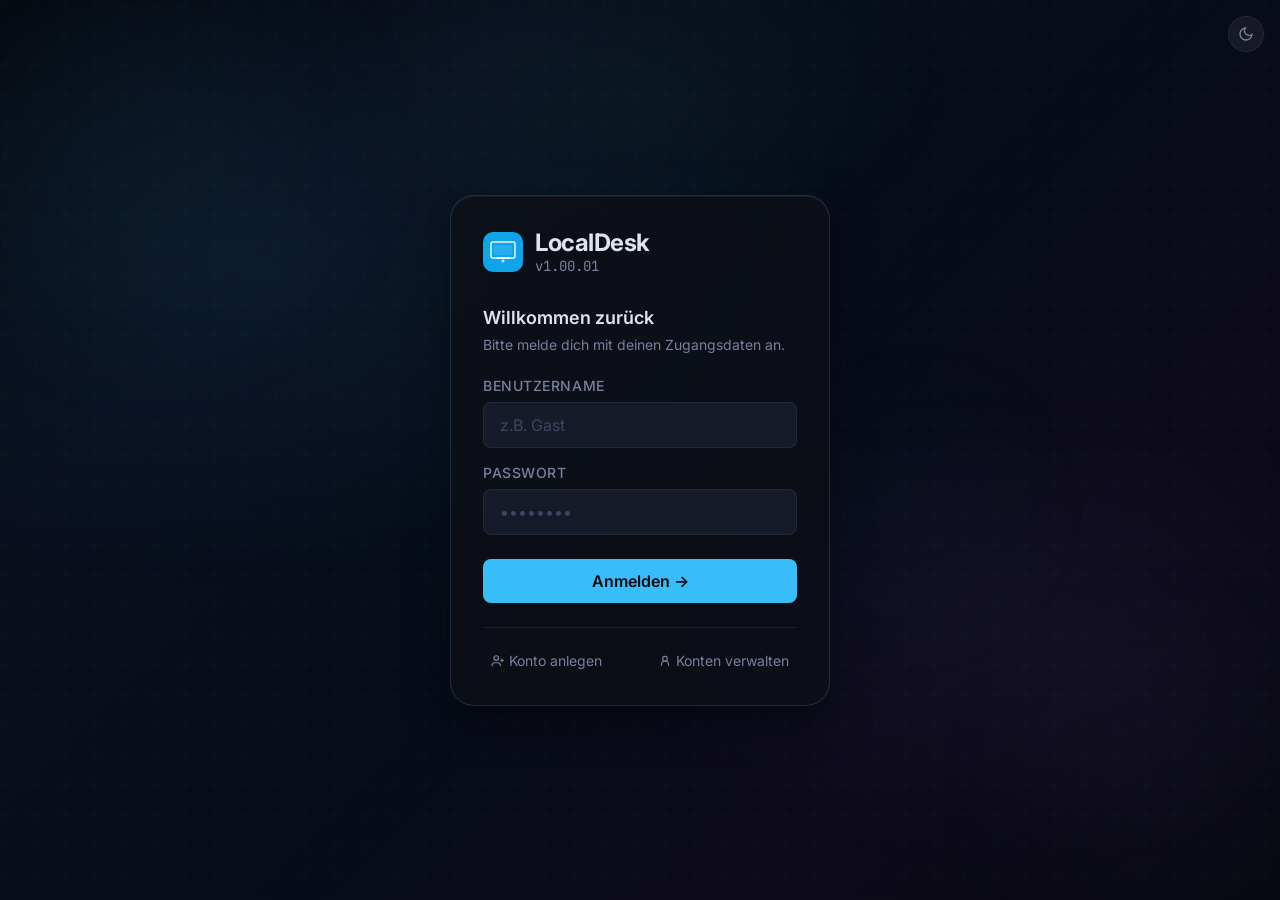
<file: non-public/LocalDesk-v1.00.01.html>
<!DOCTYPE html>
<html lang="de" data-theme="dark">
<head>
<meta charset="UTF-8">
<meta name="viewport" content="width=device-width, initial-scale=1.0">
<title>LocalDesk v1.00.01</title>
<link rel="preconnect" href="https://fonts.googleapis.com">
<link rel="preconnect" href="https://fonts.gstatic.com" crossorigin>
<link href="https://fonts.googleapis.com/css2?family=Inter:wght@300..700&family=JetBrains+Mono:wght@400;500&display=swap" rel="stylesheet">
<style>
/* ============================================================
   DESIGN TOKENS — LocalDesk v1.00.01
   Art direction: Futuristic dark OS → precision + depth
   Palette: Deep navy/slate surfaces, cyan accent
   Typography: Inter (UI) + JetBrains Mono (data/clock)
   Density: Compact/medium
============================================================ */
:root {
  --text-xs:   clamp(0.75rem,  0.7rem  + 0.25vw, 0.875rem);
  --text-sm:   clamp(0.875rem, 0.8rem  + 0.35vw, 1rem);
  --text-base: clamp(1rem,     0.95rem + 0.25vw, 1.125rem);
  --text-lg:   clamp(1.125rem, 1rem    + 0.75vw, 1.5rem);
  --text-xl:   clamp(1.5rem,   1.2rem  + 1.25vw, 2.25rem);
  --space-1: 0.25rem; --space-2: 0.5rem; --space-3: 0.75rem;
  --space-4: 1rem; --space-5: 1.25rem; --space-6: 1.5rem;
  --space-8: 2rem; --space-10: 2.5rem; --space-12: 3rem;
  --space-16: 4rem;
  --radius-sm: 0.375rem; --radius-md: 0.5rem;
  --radius-lg: 0.75rem; --radius-xl: 1rem; --radius-2xl: 1.5rem;
  --radius-full: 9999px;
  --transition: 180ms cubic-bezier(0.16, 1, 0.3, 1);
  --font-body: 'Inter', 'Helvetica Neue', sans-serif;
  --font-mono: 'JetBrains Mono', 'Courier New', monospace;
}

/* ── DARK THEME (default) ── */
[data-theme="dark"] {
  --bg:             #07090f;
  --surface:        #0d1017;
  --surface-2:      #111520;
  --surface-3:      #161b2a;
  --surface-4:      #1c2235;
  --border:         rgba(99,120,180,0.15);
  --border-strong:  rgba(99,120,180,0.28);
  --text:           #dde3f0;
  --text-muted:     #7880a0;
  --text-faint:     #3d4560;
  --accent:         #38bdf8;
  --accent-glow:    rgba(56,189,248,0.18);
  --accent-hover:   #7dd3fc;
  --accent-active:  #0ea5e9;
  --green:          #34d399;
  --green-glow:     rgba(52,211,153,0.18);
  --red:            #f87171;
  --red-glow:       rgba(248,113,113,0.18);
  --gold:           #fbbf24;
  --purple:         #a78bfa;
  --shadow-sm:  0 1px 3px rgba(0,0,0,0.4);
  --shadow-md:  0 4px 16px rgba(0,0,0,0.5);
  --shadow-lg:  0 12px 40px rgba(0,0,0,0.6);
  --shadow-glow: 0 0 30px rgba(56,189,248,0.08);
  --wallpaper: linear-gradient(135deg, #07090f 0%, #0a0f1e 25%, #060c18 50%, #0d0a1a 75%, #07090f 100%);
}
/* ── LIGHT THEME ── */
[data-theme="light"] {
  --bg:             #f0f2f8;
  --surface:        #ffffff;
  --surface-2:      #f5f7fc;
  --surface-3:      #eef0f8;
  --surface-4:      #e5e8f5;
  --border:         rgba(60,80,160,0.12);
  --border-strong:  rgba(60,80,160,0.25);
  --text:           #1a1f36;
  --text-muted:     #5a6080;
  --text-faint:     #aab0cc;
  --accent:         #0077bb;
  --accent-glow:    rgba(0,119,187,0.15);
  --accent-hover:   #0099dd;
  --accent-active:  #005588;
  --green:          #059669;
  --green-glow:     rgba(5,150,105,0.15);
  --red:            #dc2626;
  --red-glow:       rgba(220,38,38,0.15);
  --gold:           #d97706;
  --purple:         #7c3aed;
  --shadow-sm:  0 1px 3px rgba(0,0,0,0.1);
  --shadow-md:  0 4px 16px rgba(0,0,0,0.12);
  --shadow-lg:  0 12px 40px rgba(0,0,0,0.15);
  --shadow-glow: 0 0 30px rgba(0,119,187,0.06);
  --wallpaper: linear-gradient(135deg, #d4daf5 0%, #e8ecfa 25%, #ccd4f0 50%, #d8dff5 75%, #d4daf5 100%);
}

/* ============================================================ BASE ============================================================ */
*, *::before, *::after { box-sizing: border-box; margin: 0; padding: 0; }
html { -webkit-font-smoothing: antialiased; text-rendering: optimizeLegibility; }
body {
  font-family: var(--font-body);
  font-size: var(--text-sm);
  color: var(--text);
  background: var(--bg);
  min-height: 100dvh;
  overflow: hidden;
  user-select: none;
}
input, textarea, button, select { font: inherit; color: inherit; }
button { cursor: pointer; background: none; border: none; }
:focus-visible { outline: 2px solid var(--accent); outline-offset: 3px; border-radius: var(--radius-sm); }
@media (prefers-reduced-motion: reduce) {
  *, *::before, *::after { animation-duration: 0.01ms !important; transition-duration: 0.01ms !important; }
}

/* ============================================================
   SCREEN MANAGER
============================================================ */
.screen { position: fixed; inset: 0; display: none; z-index: 10; }
.screen.active { display: flex; }
#screen-login { align-items: center; justify-content: center; flex-direction: column; }
#screen-desktop { flex-direction: column; overflow: hidden; }
#screen-manage { align-items: center; justify-content: center; flex-direction: column; }
#screen-register { align-items: center; justify-content: center; flex-direction: column; }

/* ============================================================
   ANIMATED WALLPAPER BACKGROUND
============================================================ */
.wallpaper {
  position: fixed; inset: 0; z-index: 0;
  background: var(--wallpaper);
  overflow: hidden;
}
.wallpaper::before {
  content: '';
  position: absolute; inset: 0;
  background:
    radial-gradient(ellipse 80% 60% at 20% 30%, rgba(56,189,248,0.06) 0%, transparent 60%),
    radial-gradient(ellipse 60% 50% at 80% 70%, rgba(167,139,250,0.05) 0%, transparent 55%),
    radial-gradient(ellipse 50% 40% at 50% 10%, rgba(52,211,153,0.04) 0%, transparent 50%);
  animation: wallpaperShift 20s ease-in-out infinite alternate;
}
[data-theme="light"] .wallpaper::before {
  background:
    radial-gradient(ellipse 80% 60% at 20% 30%, rgba(0,119,187,0.08) 0%, transparent 60%),
    radial-gradient(ellipse 60% 50% at 80% 70%, rgba(124,58,237,0.06) 0%, transparent 55%),
    radial-gradient(ellipse 50% 40% at 50% 10%, rgba(5,150,105,0.05) 0%, transparent 50%);
}
.wallpaper::after {
  content: '';
  position: absolute; inset: 0;
  background-image: url("data:image/svg+xml,%3Csvg width='60' height='60' viewBox='0 0 60 60' xmlns='http://www.w3.org/2000/svg'%3E%3Cg fill='none' fill-rule='evenodd'%3E%3Cg fill='%2338bdf8' fill-opacity='0.025'%3E%3Cpath d='M36 34v-4h-2v4h-4v2h4v4h2v-4h4v-2h-4zm0-30V0h-2v4h-4v2h4v4h2V6h4V4h-4zM6 34v-4H4v4H0v2h4v4h2v-4h4v-2H6zM6 4V0H4v4H0v2h4v4h2V6h4V4H6z'/%3E%3C/g%3E%3C/g%3E%3C/svg%3E");
}
[data-theme="light"] .wallpaper::after {
  background-image: url("data:image/svg+xml,%3Csvg width='60' height='60' viewBox='0 0 60 60' xmlns='http://www.w3.org/2000/svg'%3E%3Cg fill='none' fill-rule='evenodd'%3E%3Cg fill='%230077bb' fill-opacity='0.04'%3E%3Cpath d='M36 34v-4h-2v4h-4v2h4v4h2v-4h4v-2h-4zm0-30V0h-2v4h-4v2h4v4h2V6h4V4h-4zM6 34v-4H4v4H0v2h4v4h2v-4h4v-2H6zM6 4V0H4v4H0v2h4v4h2V6h4V4H6z'/%3E%3C/g%3E%3C/g%3E%3C/svg%3E");
}
@keyframes wallpaperShift {
  0% { opacity: 1; transform: scale(1) translate(0,0); }
  100% { opacity: 0.85; transform: scale(1.05) translate(-1%, 1%); }
}

/* Floating orbs */
.orb {
  position: absolute; border-radius: 50%;
  filter: blur(80px); opacity: 0.4;
  animation: orbDrift 25s ease-in-out infinite alternate;
}
.orb-1 { width: 500px; height: 500px; top: -100px; left: -100px; background: radial-gradient(circle, rgba(56,189,248,0.15), transparent 70%); animation-delay: 0s; }
.orb-2 { width: 400px; height: 400px; bottom: -80px; right: -80px; background: radial-gradient(circle, rgba(167,139,250,0.12), transparent 70%); animation-delay: -8s; }
.orb-3 { width: 300px; height: 300px; top: 40%; left: 60%; background: radial-gradient(circle, rgba(52,211,153,0.1), transparent 70%); animation-delay: -15s; }
@keyframes orbDrift {
  0% { transform: translate(0,0) scale(1); }
  100% { transform: translate(30px, -40px) scale(1.1); }
}

/* ============================================================
   LOGIN SCREEN
============================================================ */
.login-container {
  position: relative; z-index: 5;
  width: 100%; max-width: 380px;
  padding: var(--space-8);
  background: rgba(13,16,23,0.85);
  border: 1px solid var(--border-strong);
  border-radius: var(--radius-2xl);
  backdrop-filter: blur(24px);
  -webkit-backdrop-filter: blur(24px);
  box-shadow: var(--shadow-lg), 0 0 60px rgba(56,189,248,0.05), inset 0 1px 0 rgba(255,255,255,0.06);
  animation: loginFadeIn 0.5s cubic-bezier(0.16,1,0.3,1) both;
}
[data-theme="light"] .login-container {
  background: rgba(255,255,255,0.88);
  box-shadow: var(--shadow-lg), 0 0 60px rgba(0,119,187,0.05), inset 0 1px 0 rgba(255,255,255,0.9);
}
@keyframes loginFadeIn {
  from { opacity: 0; transform: translateY(20px) scale(0.97); }
  to   { opacity: 1; transform: translateY(0) scale(1); }
}
.login-logo {
  display: flex; align-items: center; gap: var(--space-3);
  margin-bottom: var(--space-8);
}
.login-logo svg { flex-shrink: 0; }
.login-logo-text { display: flex; flex-direction: column; }
.login-logo-name { font-size: var(--text-lg); font-weight: 700; letter-spacing: -0.02em; color: var(--text); }
.login-logo-version { font-size: var(--text-xs); color: var(--text-muted); font-family: var(--font-mono); }
.login-title { font-size: var(--text-base); font-weight: 600; color: var(--text); margin-bottom: var(--space-2); }
.login-subtitle { font-size: var(--text-xs); color: var(--text-muted); margin-bottom: var(--space-6); }
.form-group { margin-bottom: var(--space-4); }
.form-label { display: block; font-size: var(--text-xs); font-weight: 500; color: var(--text-muted); margin-bottom: var(--space-2); letter-spacing: 0.04em; text-transform: uppercase; }
.form-input {
  width: 100%; padding: var(--space-3) var(--space-4);
  background: var(--surface-3); border: 1px solid var(--border);
  border-radius: var(--radius-md); color: var(--text);
  font-size: var(--text-sm); transition: border-color var(--transition), box-shadow var(--transition);
}
.form-input:focus { outline: none; border-color: var(--accent); box-shadow: 0 0 0 3px var(--accent-glow); }
.form-input::placeholder { color: var(--text-faint); }
.btn-primary {
  width: 100%; padding: var(--space-3) var(--space-4);
  background: var(--accent); color: #05090f;
  border: none; border-radius: var(--radius-md);
  font-size: var(--text-sm); font-weight: 600;
  cursor: pointer; transition: background var(--transition), box-shadow var(--transition), transform var(--transition);
  margin-top: var(--space-2);
}
.btn-primary:hover { background: var(--accent-hover); box-shadow: 0 4px 20px var(--accent-glow); transform: translateY(-1px); }
.btn-primary:active { background: var(--accent-active); transform: translateY(0); }
[data-theme="light"] .btn-primary { color: #ffffff; }
.login-error {
  font-size: var(--text-xs); color: var(--red);
  background: var(--red-glow); border: 1px solid rgba(248,113,113,0.25);
  border-radius: var(--radius-sm); padding: var(--space-2) var(--space-3);
  margin-top: var(--space-3); display: none;
}
.login-error.visible { display: block; animation: shake 0.3s ease; }
@keyframes shake { 0%,100%{transform:translateX(0)} 25%{transform:translateX(-4px)} 75%{transform:translateX(4px)} }
.login-footer {
  margin-top: var(--space-6); padding-top: var(--space-5);
  border-top: 1px solid var(--border);
  display: flex; gap: var(--space-4); justify-content: space-between;
  flex-wrap: wrap;
}
.btn-ghost {
  font-size: var(--text-xs); color: var(--text-muted);
  background: none; border: none; cursor: pointer;
  padding: var(--space-1) var(--space-2); border-radius: var(--radius-sm);
  transition: color var(--transition), background var(--transition);
  display: flex; align-items: center; gap: var(--space-1);
}
.btn-ghost:hover { color: var(--accent); background: var(--accent-glow); }
.theme-toggle-login {
  position: absolute; top: var(--space-4); right: var(--space-4); z-index: 10;
  width: 36px; height: 36px; display: flex; align-items: center; justify-content: center;
  background: rgba(255,255,255,0.06); border: 1px solid var(--border);
  border-radius: var(--radius-full); cursor: pointer;
  color: var(--text-muted); transition: all var(--transition);
}
.theme-toggle-login:hover { color: var(--accent); background: var(--accent-glow); }

/* ============================================================
   REGISTER / MANAGE SCREENS
============================================================ */
.modal-container {
  position: relative; z-index: 5;
  width: 100%; max-width: 420px;
  padding: var(--space-8);
  background: rgba(13,16,23,0.9);
  border: 1px solid var(--border-strong);
  border-radius: var(--radius-2xl);
  backdrop-filter: blur(24px);
  -webkit-backdrop-filter: blur(24px);
  box-shadow: var(--shadow-lg);
  animation: loginFadeIn 0.35s cubic-bezier(0.16,1,0.3,1) both;
}
[data-theme="light"] .modal-container {
  background: rgba(255,255,255,0.92);
}
.modal-header { display: flex; align-items: center; justify-content: space-between; margin-bottom: var(--space-6); }
.modal-title { font-size: var(--text-lg); font-weight: 700; color: var(--text); }
.btn-back {
  display: flex; align-items: center; gap: var(--space-1);
  font-size: var(--text-xs); color: var(--text-muted); cursor: pointer;
  background: none; border: none; padding: var(--space-1) var(--space-2);
  border-radius: var(--radius-sm); transition: color var(--transition), background var(--transition);
}
.btn-back:hover { color: var(--accent); background: var(--accent-glow); }
.account-list { list-style: none; display: flex; flex-direction: column; gap: var(--space-2); max-height: 300px; overflow-y: auto; }
.account-item {
  display: flex; align-items: center; justify-content: space-between;
  padding: var(--space-3) var(--space-4);
  background: var(--surface-3); border: 1px solid var(--border);
  border-radius: var(--radius-md);
}
.account-item-info { display: flex; align-items: center; gap: var(--space-3); }
.account-avatar {
  width: 32px; height: 32px; border-radius: var(--radius-full);
  background: linear-gradient(135deg, var(--accent), var(--purple));
  display: flex; align-items: center; justify-content: center;
  font-weight: 700; font-size: var(--text-xs); color: #0a0f1e;
  flex-shrink: 0;
}
.account-name { font-weight: 500; font-size: var(--text-sm); }
.account-type { font-size: var(--text-xs); color: var(--text-muted); }
.btn-danger {
  padding: var(--space-1) var(--space-3); background: var(--red-glow);
  border: 1px solid rgba(248,113,113,0.3); border-radius: var(--radius-sm);
  color: var(--red); font-size: var(--text-xs); cursor: pointer;
  transition: all var(--transition);
}
.btn-danger:hover { background: rgba(248,113,113,0.25); }
.success-msg {
  font-size: var(--text-xs); color: var(--green);
  background: var(--green-glow); border: 1px solid rgba(52,211,153,0.25);
  border-radius: var(--radius-sm); padding: var(--space-2) var(--space-3);
  margin-top: var(--space-3); display: none;
}
.success-msg.visible { display: block; }

/* ============================================================
   DESKTOP SCREEN
============================================================ */
.desktop {
  position: relative; z-index: 5;
  flex: 1; width: 100%; height: 100dvh;
  overflow: hidden;
}
.desktop-area {
  position: absolute; inset: 0;
  padding: var(--space-6);
  display: grid;
  grid-template-columns: repeat(auto-fill, 90px);
  grid-template-rows: repeat(auto-fill, 90px);
  gap: var(--space-3);
  align-content: start;
  overflow: hidden;
}

/* Desktop Icons */
.desktop-icon {
  width: 90px; display: flex; flex-direction: column;
  align-items: center; gap: var(--space-1);
  padding: var(--space-2);
  border-radius: var(--radius-lg);
  cursor: pointer; transition: background var(--transition);
}
.desktop-icon:hover { background: rgba(56,189,248,0.1); }
.desktop-icon:active { background: rgba(56,189,248,0.2); transform: scale(0.95); }
[data-theme="light"] .desktop-icon:hover { background: rgba(0,119,187,0.1); }
[data-theme="light"] .desktop-icon:active { background: rgba(0,119,187,0.2); }
.icon-img {
  width: 52px; height: 52px; border-radius: var(--radius-lg);
  display: flex; align-items: center; justify-content: center;
  box-shadow: var(--shadow-md);
  transition: transform var(--transition), box-shadow var(--transition);
}
.desktop-icon:hover .icon-img { transform: translateY(-3px); box-shadow: var(--shadow-lg); }
.icon-label {
  font-size: 11px; text-align: center; color: #fff; text-shadow: 0 1px 4px rgba(0,0,0,0.8);
  line-height: 1.2; max-width: 86px; word-break: break-word;
  font-weight: 500;
}
[data-theme="light"] .icon-label { color: #1a1f36; text-shadow: 0 1px 3px rgba(255,255,255,0.8); }

/* ============================================================
   TOP BAR
============================================================ */
.topbar {
  position: fixed; top: 0; left: 0; right: 0;
  height: 34px; z-index: 100;
  background: rgba(7,9,15,0.75); backdrop-filter: blur(20px); -webkit-backdrop-filter: blur(20px);
  border-bottom: 1px solid var(--border);
  display: flex; align-items: center; justify-content: space-between;
  padding: 0 var(--space-4);
}
[data-theme="light"] .topbar { background: rgba(240,242,248,0.85); }
.topbar-left { display: flex; align-items: center; gap: var(--space-3); }
.topbar-logo { display: flex; align-items: center; gap: var(--space-2); font-size: var(--text-xs); font-weight: 700; color: var(--accent); letter-spacing: 0.05em; }
.topbar-separator { width: 1px; height: 16px; background: var(--border-strong); }
.topbar-user { font-size: var(--text-xs); color: var(--text-muted); display: flex; align-items: center; gap: var(--space-2); }
.topbar-right { display: flex; align-items: center; gap: var(--space-2); }
.topbar-btn {
  width: 26px; height: 26px; display: flex; align-items: center; justify-content: center;
  border-radius: var(--radius-sm); color: var(--text-muted); cursor: pointer;
  transition: color var(--transition), background var(--transition);
}
.topbar-btn:hover { color: var(--accent); background: var(--accent-glow); }
.topbar-clock { font-family: var(--font-mono); font-size: 11px; color: var(--text-muted); }

/* Logout confirm */
.logout-confirm {
  position: fixed; inset: 0; z-index: 9999;
  background: rgba(0,0,0,0.65); backdrop-filter: blur(6px);
  display: none; align-items: center; justify-content: center;
}
.logout-confirm.visible { display: flex; }
.logout-dialog {
  background: var(--surface-2); border: 1px solid var(--border-strong);
  border-radius: var(--radius-xl); padding: var(--space-8);
  box-shadow: var(--shadow-lg); max-width: 320px; text-align: center;
  animation: loginFadeIn 0.25s ease both;
}
.logout-dialog h3 { font-size: var(--text-base); font-weight: 700; margin-bottom: var(--space-2); }
.logout-dialog p { font-size: var(--text-xs); color: var(--text-muted); margin-bottom: var(--space-6); }
.logout-btns { display: flex; gap: var(--space-3); justify-content: center; }
.btn-secondary {
  padding: var(--space-2) var(--space-5); background: var(--surface-3);
  border: 1px solid var(--border); border-radius: var(--radius-md);
  font-size: var(--text-sm); cursor: pointer; transition: all var(--transition);
}
.btn-secondary:hover { border-color: var(--border-strong); }
.btn-danger-full {
  padding: var(--space-2) var(--space-5); background: var(--red);
  border: none; border-radius: var(--radius-md);
  color: #fff; font-size: var(--text-sm); font-weight: 600;
  cursor: pointer; transition: all var(--transition);
}
.btn-danger-full:hover { opacity: 0.85; }

/* ============================================================
   WINDOW SYSTEM
============================================================ */
.window-overlay {
  position: fixed; inset: 0; z-index: 200;
  pointer-events: none;
}
.app-window {
  position: absolute;
  background: var(--surface);
  border: 1px solid var(--border-strong);
  border-radius: var(--radius-xl);
  box-shadow: var(--shadow-lg);
  display: flex; flex-direction: column;
  min-width: 300px; min-height: 200px;
  pointer-events: all;
  animation: windowOpen 0.25s cubic-bezier(0.16,1,0.3,1) both;
  overflow: hidden;
}
@keyframes windowOpen {
  from { opacity: 0; transform: scale(0.92) translateY(10px); }
  to   { opacity: 1; transform: scale(1) translateY(0); }
}
.window-titlebar {
  display: flex; align-items: center;
  padding: var(--space-3) var(--space-4);
  background: var(--surface-2);
  border-bottom: 1px solid var(--border);
  cursor: move; gap: var(--space-3);
  flex-shrink: 0;
}
.window-controls { display: flex; gap: var(--space-2); }
.wc {
  width: 13px; height: 13px; border-radius: 50%;
  cursor: pointer; transition: filter var(--transition);
  border: none; flex-shrink: 0;
}
.wc:hover { filter: brightness(1.3); }
.wc-close { background: #ff5f57; }
.wc-min   { background: #ffbd2e; }
.wc-max   { background: #28c840; }
.window-title { flex: 1; font-size: var(--text-xs); font-weight: 600; color: var(--text-muted); text-align: center; }
.window-content { flex: 1; overflow: auto; padding: var(--space-4); }

/* ============================================================
   WIDGETS
============================================================ */
.widget {
  position: absolute;
  background: rgba(13,16,23,0.72);
  border: 1px solid var(--border);
  border-radius: var(--radius-xl);
  backdrop-filter: blur(20px);
  -webkit-backdrop-filter: blur(20px);
  box-shadow: var(--shadow-md);
  padding: var(--space-4) var(--space-5);
  pointer-events: all;
  cursor: move;
  transition: box-shadow var(--transition);
}
[data-theme="light"] .widget { background: rgba(255,255,255,0.8); }
.widget:hover { box-shadow: var(--shadow-lg), 0 0 30px var(--accent-glow); }

/* Clock Widget */
.widget-clock { right: var(--space-6); top: calc(34px + var(--space-4)); min-width: 200px; }
.clock-time {
  font-family: var(--font-mono); font-size: 2.2rem; font-weight: 500;
  color: var(--accent); letter-spacing: -0.02em; line-height: 1;
  margin-bottom: var(--space-1);
  text-shadow: 0 0 20px var(--accent-glow);
}
.clock-date { font-size: var(--text-xs); color: var(--text-muted); font-weight: 400; }
.clock-seconds { font-size: var(--text-xs); color: var(--text-faint); font-family: var(--font-mono); }

/* Weather Widget */
.widget-weather { right: var(--space-6); top: calc(34px + 175px); min-width: 200px; }
.weather-main { display: flex; align-items: center; gap: var(--space-3); margin-bottom: var(--space-2); }
.weather-icon { font-size: 2rem; }
.weather-temp { font-size: var(--text-xl); font-weight: 700; color: var(--text); }
.weather-city { font-size: var(--text-xs); color: var(--text-muted); }
.weather-desc { font-size: var(--text-xs); color: var(--text-muted); }

/* System Monitor Widget */
.widget-sysmon { right: var(--space-6); top: calc(34px + 310px); min-width: 200px; }
.sysmon-label { font-size: var(--text-xs); color: var(--text-muted); margin-bottom: var(--space-1); }
.progress-bar-wrap { background: var(--surface-3); border-radius: var(--radius-full); height: 5px; margin-bottom: var(--space-3); overflow: hidden; }
.progress-bar { height: 100%; border-radius: var(--radius-full); transition: width 1s ease; }
.pb-cpu { background: linear-gradient(90deg, var(--accent), var(--purple)); }
.pb-ram { background: linear-gradient(90deg, var(--green), var(--accent)); }
.pb-val { float: right; font-size: var(--text-xs); color: var(--text-muted); font-family: var(--font-mono); margin-bottom: var(--space-1); }

/* Notiz Widget */
.widget-quicknote { right: var(--space-6); bottom: var(--space-4); min-width: 200px; }
.widget-quicknote textarea {
  width: 100%; background: transparent; border: none; resize: none;
  font-family: var(--font-body); font-size: var(--text-xs); color: var(--text-muted);
  outline: none; min-height: 60px; line-height: 1.5;
}
.widget-quicknote-label { font-size: var(--text-xs); color: var(--text-faint); margin-bottom: var(--space-2); letter-spacing: 0.04em; text-transform: uppercase; }

/* ============================================================
   APP: NOTES
============================================================ */
.notes-layout { display: grid; grid-template-columns: 180px 1fr; height: 100%; gap: 0; margin: calc(-1 * var(--space-4)); }
.notes-sidebar { background: var(--surface-2); border-right: 1px solid var(--border); padding: var(--space-3); overflow-y: auto; }
.notes-sidebar-header { display: flex; align-items: center; justify-content: space-between; margin-bottom: var(--space-3); }
.notes-sidebar-title { font-size: var(--text-xs); font-weight: 600; color: var(--text-muted); text-transform: uppercase; letter-spacing: 0.04em; }
.btn-icon-sm {
  width: 24px; height: 24px; display: flex; align-items: center; justify-content: center;
  background: var(--accent-glow); border: 1px solid rgba(56,189,248,0.3);
  border-radius: var(--radius-sm); color: var(--accent); cursor: pointer; font-size: 16px; font-weight: 300;
  transition: all var(--transition);
}
.btn-icon-sm:hover { background: var(--accent); color: #0a0f1e; }
.note-item {
  padding: var(--space-2) var(--space-3); border-radius: var(--radius-sm);
  cursor: pointer; margin-bottom: var(--space-1); border: 1px solid transparent;
  transition: all var(--transition);
}
.note-item:hover { background: var(--surface-3); }
.note-item.active { background: var(--accent-glow); border-color: rgba(56,189,248,0.3); }
.note-item-title { font-size: var(--text-xs); font-weight: 500; color: var(--text); white-space: nowrap; overflow: hidden; text-overflow: ellipsis; }
.note-item-preview { font-size: 10px; color: var(--text-faint); white-space: nowrap; overflow: hidden; text-overflow: ellipsis; margin-top: 2px; }
.notes-editor { padding: var(--space-4); display: flex; flex-direction: column; gap: var(--space-3); }
.note-editor-title {
  background: transparent; border: none; border-bottom: 1px solid var(--border);
  font-size: var(--text-base); font-weight: 700; color: var(--text);
  padding-bottom: var(--space-2); outline: none; width: 100%;
}
.note-editor-title::placeholder { color: var(--text-faint); }
.note-editor-body {
  background: transparent; border: none; resize: none;
  font-size: var(--text-sm); color: var(--text); outline: none;
  flex: 1; min-height: 200px; line-height: 1.7;
}
.note-editor-body::placeholder { color: var(--text-faint); }
.notes-empty { display: flex; flex-direction: column; align-items: center; justify-content: center; height: 100%; color: var(--text-faint); gap: var(--space-2); }
.notes-empty svg { opacity: 0.3; }

/* ============================================================
   APP: CALCULATOR
============================================================ */
.calc-display {
  background: var(--surface-3); border-radius: var(--radius-lg);
  padding: var(--space-4); margin-bottom: var(--space-3); text-align: right;
}
.calc-prev { font-size: var(--text-xs); color: var(--text-faint); min-height: 18px; font-family: var(--font-mono); }
.calc-current { font-size: var(--text-xl); font-weight: 500; color: var(--text); font-family: var(--font-mono); word-break: break-all; }
.calc-grid { display: grid; grid-template-columns: repeat(4,1fr); gap: var(--space-2); }
.calc-btn {
  padding: var(--space-3); border-radius: var(--radius-md);
  font-size: var(--text-base); font-weight: 500; cursor: pointer;
  background: var(--surface-3); border: 1px solid var(--border);
  color: var(--text); transition: all var(--transition);
}
.calc-btn:hover { background: var(--surface-4); transform: translateY(-1px); }
.calc-btn:active { transform: translateY(0); }
.calc-btn.op { background: rgba(56,189,248,0.12); color: var(--accent); border-color: rgba(56,189,248,0.25); }
.calc-btn.op:hover { background: rgba(56,189,248,0.2); }
.calc-btn.eq { background: var(--accent); color: #0a0f1e; border-color: transparent; font-weight: 700; }
.calc-btn.eq:hover { background: var(--accent-hover); box-shadow: 0 4px 16px var(--accent-glow); }
.calc-btn.special { background: rgba(248,113,113,0.12); color: var(--red); border-color: rgba(248,113,113,0.25); }
.calc-btn.zero { grid-column: span 2; }
[data-theme="light"] .calc-btn.eq { color: #ffffff; }

/* ============================================================
   APP: SETTINGS
============================================================ */
.settings-section { margin-bottom: var(--space-6); }
.settings-section-title { font-size: var(--text-xs); font-weight: 600; color: var(--text-muted); text-transform: uppercase; letter-spacing: 0.06em; margin-bottom: var(--space-3); }
.settings-row {
  display: flex; align-items: center; justify-content: space-between;
  padding: var(--space-3) var(--space-4); background: var(--surface-2);
  border: 1px solid var(--border); border-radius: var(--radius-md);
  margin-bottom: var(--space-2);
}
.settings-row-label { font-size: var(--text-sm); font-weight: 500; }
.settings-row-desc { font-size: var(--text-xs); color: var(--text-muted); margin-top: 2px; }
.toggle-switch {
  position: relative; width: 38px; height: 22px; cursor: pointer;
}
.toggle-switch input { opacity: 0; width: 0; height: 0; }
.toggle-track {
  position: absolute; inset: 0; background: var(--surface-4);
  border-radius: var(--radius-full); border: 1px solid var(--border);
  transition: background var(--transition);
}
.toggle-thumb {
  position: absolute; top: 3px; left: 3px;
  width: 14px; height: 14px; background: var(--text-muted);
  border-radius: 50%; transition: all var(--transition);
}
.toggle-switch input:checked ~ .toggle-track { background: var(--accent); border-color: var(--accent); }
.toggle-switch input:checked ~ .toggle-thumb { left: 19px; background: #0a0f1e; }
[data-theme="light"] .toggle-switch input:checked ~ .toggle-thumb { background: #fff; }
.settings-info-box {
  padding: var(--space-4); background: var(--accent-glow);
  border: 1px solid rgba(56,189,248,0.2); border-radius: var(--radius-lg);
}
.settings-info-label { font-size: var(--text-xs); color: var(--text-muted); margin-bottom: var(--space-1); }
.settings-info-value { font-size: var(--text-sm); font-weight: 600; color: var(--accent); font-family: var(--font-mono); }

/* ============================================================
   APP: FILE MANAGER
============================================================ */
.fm-toolbar { display: flex; gap: var(--space-2); margin-bottom: var(--space-4); align-items: center; }
.fm-path { flex: 1; font-size: var(--text-xs); color: var(--text-muted); font-family: var(--font-mono); background: var(--surface-2); padding: var(--space-1) var(--space-3); border-radius: var(--radius-sm); border: 1px solid var(--border); }
.fm-grid { display: grid; grid-template-columns: repeat(auto-fill, minmax(80px, 1fr)); gap: var(--space-3); }
.fm-item { display: flex; flex-direction: column; align-items: center; gap: var(--space-1); padding: var(--space-2); border-radius: var(--radius-md); cursor: pointer; transition: background var(--transition); }
.fm-item:hover { background: var(--surface-3); }
.fm-item-icon { font-size: 2rem; }
.fm-item-name { font-size: 10px; text-align: center; color: var(--text-muted); word-break: break-word; line-height: 1.3; }

/* ============================================================
   CONTEXT MENU
============================================================ */
.context-menu {
  position: fixed; z-index: 9000;
  background: var(--surface-2);
  border: 1px solid var(--border-strong);
  border-radius: var(--radius-lg);
  box-shadow: var(--shadow-lg);
  padding: var(--space-1);
  min-width: 180px;
  animation: contextIn 0.15s ease both;
  display: none;
}
.context-menu.visible { display: block; }
@keyframes contextIn { from { opacity:0; transform: scale(0.95); } to { opacity:1; transform: scale(1); } }
.ctx-item {
  display: flex; align-items: center; gap: var(--space-3);
  padding: var(--space-2) var(--space-3); border-radius: var(--radius-sm);
  font-size: var(--text-xs); cursor: pointer; color: var(--text);
  transition: background var(--transition);
}
.ctx-item:hover { background: var(--accent-glow); color: var(--accent); }
.ctx-item.danger:hover { background: var(--red-glow); color: var(--red); }
.ctx-separator { height: 1px; background: var(--border); margin: var(--space-1) 0; }

/* ============================================================
   SCROLLBAR
============================================================ */
::-webkit-scrollbar { width: 5px; height: 5px; }
::-webkit-scrollbar-track { background: transparent; }
::-webkit-scrollbar-thumb { background: var(--border-strong); border-radius: 9999px; }
::-webkit-scrollbar-thumb:hover { background: var(--text-faint); }
</style>
</head>
<body>

<!-- ===== WALLPAPER ===== -->
<div class="wallpaper">
  <div class="orb orb-1"></div>
  <div class="orb orb-2"></div>
  <div class="orb orb-3"></div>
</div>

<!-- ===================================================
     SCREEN: LOGIN
=================================================== -->
<div id="screen-login" class="screen active">
  <button class="theme-toggle-login" id="themeToggleLogin" aria-label="Theme wechseln" title="Theme wechseln">
    <svg id="themeIconLogin" width="16" height="16" viewBox="0 0 24 24" fill="none" stroke="currentColor" stroke-width="2"><path d="M21 12.79A9 9 0 1 1 11.21 3 7 7 0 0 0 21 12.79z"/></svg>
  </button>
  <div class="login-container">
    <div class="login-logo">
      <svg width="40" height="40" viewBox="0 0 40 40" fill="none" xmlns="http://www.w3.org/2000/svg" aria-label="LocalDesk Logo">
        <rect width="40" height="40" rx="10" fill="url(#lg1)"/>
        <rect x="8" y="10" width="24" height="16" rx="2" fill="none" stroke="rgba(255,255,255,0.9)" stroke-width="1.5"/>
        <rect x="11" y="13" width="18" height="10" rx="1" fill="url(#lg2)" opacity="0.8"/>
        <line x1="14" y1="26" x2="26" y2="26" stroke="rgba(255,255,255,0.9)" stroke-width="1.5" stroke-linecap="round"/>
        <circle cx="20" cy="29" r="1.5" fill="rgba(255,255,255,0.7)"/>
        <defs>
          <linearGradient id="lg1" x1="0" y1="0" x2="40" y2="40">
            <stop offset="0%" stop-color="#0ea5e9"/>
            <stop offset="100%" stop-color="#6366f1"/>
          </linearGradient>
          <linearGradient id="lg2" x1="0" y1="0" x2="18" y2="10">
            <stop offset="0%" stop-color="#38bdf8" stop-opacity="0.6"/>
            <stop offset="100%" stop-color="#818cf8" stop-opacity="0.4"/>
          </linearGradient>
        </defs>
      </svg>
      <div class="login-logo-text">
        <span class="login-logo-name">LocalDesk</span>
        <span class="login-logo-version">v1.00.01</span>
      </div>
    </div>
    <div class="login-title">Willkommen zurück</div>
    <div class="login-subtitle">Bitte melde dich mit deinen Zugangsdaten an.</div>
    <form id="loginForm" autocomplete="off">
      <div class="form-group">
        <label class="form-label" for="loginUser">Benutzername</label>
        <input class="form-input" type="text" id="loginUser" placeholder="z.B. Gast" autocomplete="username">
      </div>
      <div class="form-group">
        <label class="form-label" for="loginPass">Passwort</label>
        <input class="form-input" type="password" id="loginPass" placeholder="••••••••" autocomplete="current-password">
      </div>
      <div class="login-error" id="loginError">Ungültiger Benutzername oder Passwort.</div>
      <button type="submit" class="btn-primary">Anmelden →</button>
    </form>
    <div class="login-footer">
      <button class="btn-ghost" id="btnRegister">
        <svg width="14" height="14" viewBox="0 0 24 24" fill="none" stroke="currentColor" stroke-width="2"><path d="M16 21v-2a4 4 0 0 0-4-4H6a4 4 0 0 0-4 4v2"/><circle cx="9" cy="7" r="4"/><line x1="19" y1="8" x2="19" y2="14"/><line x1="22" y1="11" x2="16" y2="11"/></svg>
        Konto anlegen
      </button>
      <button class="btn-ghost" id="btnManage">
        <svg width="14" height="14" viewBox="0 0 24 24" fill="none" stroke="currentColor" stroke-width="2"><circle cx="12" cy="8" r="4"/><path d="M6 20v-2a6 6 0 0 1 12 0v2"/></svg>
        Konten verwalten
      </button>
    </div>
  </div>
</div>

<!-- ===================================================
     SCREEN: REGISTER
=================================================== -->
<div id="screen-register" class="screen">
  <div class="modal-container">
    <div class="modal-header">
      <div class="modal-title">Neues Konto anlegen</div>
      <button class="btn-back" id="btnBackFromRegister">
        <svg width="14" height="14" viewBox="0 0 24 24" fill="none" stroke="currentColor" stroke-width="2"><polyline points="15 18 9 12 15 6"/></svg>
        Zurück
      </button>
    </div>
    <form id="registerForm" autocomplete="off">
      <div class="form-group">
        <label class="form-label" for="regUser">Benutzername</label>
        <input class="form-input" type="text" id="regUser" placeholder="z.B. MaxMustermann" autocomplete="off">
      </div>
      <div class="form-group">
        <label class="form-label" for="regPass">Passwort</label>
        <input class="form-input" type="password" id="regPass" placeholder="Mindestens 4 Zeichen" autocomplete="new-password">
      </div>
      <div class="form-group">
        <label class="form-label" for="regPassConfirm">Passwort bestätigen</label>
        <input class="form-input" type="password" id="regPassConfirm" placeholder="Passwort wiederholen" autocomplete="new-password">
      </div>
      <div class="login-error" id="registerError"></div>
      <div class="success-msg" id="registerSuccess">Konto erfolgreich erstellt! Du kannst dich jetzt anmelden.</div>
      <button type="submit" class="btn-primary">Konto erstellen</button>
    </form>
  </div>
</div>

<!-- ===================================================
     SCREEN: MANAGE ACCOUNTS
=================================================== -->
<div id="screen-manage" class="screen">
  <div class="modal-container">
    <div class="modal-header">
      <div class="modal-title">Konten verwalten</div>
      <button class="btn-back" id="btnBackFromManage">
        <svg width="14" height="14" viewBox="0 0 24 24" fill="none" stroke="currentColor" stroke-width="2"><polyline points="15 18 9 12 15 6"/></svg>
        Zurück
      </button>
    </div>
    <p style="font-size:var(--text-xs);color:var(--text-muted);margin-bottom:var(--space-4);">Das Löschen eines Kontos entfernt alle gespeicherten Daten dauerhaft.</p>
    <ul class="account-list" id="accountList"></ul>
    <div class="success-msg" id="manageSuccess">Konto erfolgreich gelöscht.</div>
  </div>
</div>

<!-- ===================================================
     SCREEN: DESKTOP
=================================================== -->
<div id="screen-desktop" class="screen">
  <!-- Top Bar -->
  <div class="topbar">
    <div class="topbar-left">
      <div class="topbar-logo">
        <svg width="16" height="16" viewBox="0 0 40 40" fill="none"><rect width="40" height="40" rx="10" fill="url(#tl1)"/><rect x="8" y="10" width="24" height="16" rx="2" stroke="rgba(255,255,255,0.9)" stroke-width="2"/><line x1="14" y1="26" x2="26" y2="26" stroke="rgba(255,255,255,0.9)" stroke-width="2" stroke-linecap="round"/><defs><linearGradient id="tl1" x1="0" y1="0" x2="40" y2="40"><stop offset="0%" stop-color="#0ea5e9"/><stop offset="100%" stop-color="#6366f1"/></linearGradient></defs></svg>
        LocalDesk
      </div>
      <div class="topbar-separator"></div>
      <div class="topbar-user" id="topbarUser">
        <svg width="12" height="12" viewBox="0 0 24 24" fill="none" stroke="currentColor" stroke-width="2"><circle cx="12" cy="8" r="4"/><path d="M6 20v-2a6 6 0 0 1 12 0v2"/></svg>
        <span id="topbarUsername">-</span>
      </div>
    </div>
    <div class="topbar-right">
      <div class="topbar-clock" id="topbarClock">00:00</div>
      <button class="topbar-btn" id="themeToggleDesktop" title="Theme wechseln" aria-label="Theme wechseln">
        <svg id="themeIconDesktop" width="14" height="14" viewBox="0 0 24 24" fill="none" stroke="currentColor" stroke-width="2"><path d="M21 12.79A9 9 0 1 1 11.21 3 7 7 0 0 0 21 12.79z"/></svg>
      </button>
      <button class="topbar-btn" id="btnLogout" title="Abmelden" aria-label="Abmelden">
        <svg width="14" height="14" viewBox="0 0 24 24" fill="none" stroke="currentColor" stroke-width="2"><path d="M9 21H5a2 2 0 0 1-2-2V5a2 2 0 0 1 2-2h4"/><polyline points="16 17 21 12 16 7"/><line x1="21" y1="12" x2="9" y2="12"/></svg>
      </button>
    </div>
  </div>

  <!-- Desktop Area -->
  <div class="desktop" style="padding-top:34px;">
    <div class="desktop-area" id="desktopArea">
      <!-- Icons dynamisch befüllt via JS -->
    </div>

    <!-- Widget: Uhr -->
    <div class="widget widget-clock" id="widgetClock">
      <div class="clock-time" id="widgetTime">00:00</div>
      <div class="clock-seconds" id="widgetSeconds">:00</div>
      <div class="clock-date" id="widgetDate">Montag, 1. Januar 2026</div>
    </div>

    <!-- Widget: Wetter (simuliert) -->
    <div class="widget widget-weather" id="widgetWeather">
      <div style="font-size:var(--text-xs);color:var(--text-faint);text-transform:uppercase;letter-spacing:0.05em;margin-bottom:var(--space-2);">Wetter · Freising</div>
      <div class="weather-main">
        <div class="weather-icon" id="weatherIcon">⛅</div>
        <div>
          <div class="weather-temp" id="weatherTemp">14°C</div>
          <div class="weather-desc" id="weatherDesc">Leicht bewölkt</div>
        </div>
      </div>
      <div class="weather-city" id="weatherExtra">Gefühlt 12°C · Luftf. 65%</div>
    </div>

    <!-- Widget: System Monitor -->
    <div class="widget widget-sysmon" id="widgetSysmon">
      <div style="font-size:var(--text-xs);color:var(--text-faint);text-transform:uppercase;letter-spacing:0.05em;margin-bottom:var(--space-3);">System</div>
      <div>
        <div style="display:flex;justify-content:space-between;align-items:baseline;">
          <div class="sysmon-label">CPU</div>
          <div class="pb-val" id="cpuVal">34%</div>
        </div>
        <div class="progress-bar-wrap"><div class="progress-bar pb-cpu" id="cpuBar" style="width:34%"></div></div>
        <div style="display:flex;justify-content:space-between;align-items:baseline;">
          <div class="sysmon-label">RAM</div>
          <div class="pb-val" id="ramVal">51%</div>
        </div>
        <div class="progress-bar-wrap"><div class="progress-bar pb-ram" id="ramBar" style="width:51%"></div></div>
      </div>
    </div>

    <!-- Widget: Schnellnotiz -->
    <div class="widget widget-quicknote" id="widgetQuicknote">
      <div class="widget-quicknote-label">Schnellnotiz</div>
      <textarea id="quicknoteArea" placeholder="Notiz eingeben…" rows="3"></textarea>
    </div>
  </div>
</div>

<!-- Window Layer -->
<div class="window-overlay" id="windowOverlay"></div>

<!-- Logout Confirm -->
<div class="logout-confirm" id="logoutConfirm">
  <div class="logout-dialog">
    <h3>Abmelden?</h3>
    <p>Möchtest du dich wirklich von LocalDesk abmelden?</p>
    <div class="logout-btns">
      <button class="btn-secondary" id="logoutCancel">Abbrechen</button>
      <button class="btn-danger-full" id="logoutConfirmBtn">Abmelden</button>
    </div>
  </div>
</div>

<!-- Context Menu -->
<div class="context-menu" id="contextMenu">
  <div class="ctx-item" id="ctxRefresh">
    <svg width="14" height="14" viewBox="0 0 24 24" fill="none" stroke="currentColor" stroke-width="2"><path d="M23 4v6h-6"/><path d="M1 20v-6h6"/><path d="M3.51 9a9 9 0 0 1 14.85-3.36L23 10M1 14l4.64 4.36A9 9 0 0 0 20.49 15"/></svg>
    Aktualisieren
  </div>
  <div class="ctx-separator"></div>
  <div class="ctx-item" id="ctxOpenNotes">
    <svg width="14" height="14" viewBox="0 0 24 24" fill="none" stroke="currentColor" stroke-width="2"><path d="M14 2H6a2 2 0 0 0-2 2v16a2 2 0 0 0 2 2h12a2 2 0 0 0 2-2V8z"/><polyline points="14 2 14 8 20 8"/></svg>
    Notizen öffnen
  </div>
  <div class="ctx-item" id="ctxTheme">
    <svg width="14" height="14" viewBox="0 0 24 24" fill="none" stroke="currentColor" stroke-width="2"><circle cx="12" cy="12" r="5"/><path d="M12 1v2M12 21v2M4.22 4.22l1.42 1.42M18.36 18.36l1.42 1.42M1 12h2M21 12h2M4.22 19.78l1.42-1.42M18.36 5.64l1.42-1.42"/></svg>
    Theme wechseln
  </div>
</div>

<script>
/* ============================================================
   LOCALDESK v1.00.01 — MAIN APPLICATION
============================================================ */
'use strict';

// ── In-Memory-Datenspeicher ──
let accounts = [
  { username: 'Gast', password: 'Gast', type: 'Standard', data: { notes: [], quicknote: '' } }
];
let currentUser = null;
let currentTheme = 'dark';

// ── Theme-System ──
function setTheme(t) {
  currentTheme = t;
  document.documentElement.setAttribute('data-theme', t);
  const isDark = t === 'dark';
  const sunIcon = '<svg width="14" height="14" viewBox="0 0 24 24" fill="none" stroke="currentColor" stroke-width="2"><circle cx="12" cy="12" r="5"/><path d="M12 1v2M12 21v2M4.22 4.22l1.42 1.42M18.36 18.36l1.42 1.42M1 12h2M21 12h2M4.22 19.78l1.42-1.42M18.36 5.64l1.42-1.42"/></svg>';
  const moonIcon = '<svg width="14" height="14" viewBox="0 0 24 24" fill="none" stroke="currentColor" stroke-width="2"><path d="M21 12.79A9 9 0 1 1 11.21 3 7 7 0 0 0 21 12.79z"/></svg>';
  document.getElementById('themeIconLogin').innerHTML = isDark ? moonIcon : sunIcon;
  document.getElementById('themeIconDesktop').innerHTML = isDark ? moonIcon : sunIcon;
}
document.getElementById('themeToggleLogin').addEventListener('click', () => setTheme(currentTheme === 'dark' ? 'light' : 'dark'));
document.getElementById('themeToggleDesktop').addEventListener('click', () => setTheme(currentTheme === 'dark' ? 'light' : 'dark'));
document.getElementById('ctxTheme').addEventListener('click', () => { setTheme(currentTheme === 'dark' ? 'light' : 'dark'); hideContextMenu(); });

// ── Screen-Manager ──
function showScreen(id) {
  document.querySelectorAll('.screen').forEach(s => s.classList.remove('active'));
  document.getElementById('screen-' + id).classList.add('active');
}

// ── Login ──
document.getElementById('loginForm').addEventListener('submit', e => {
  e.preventDefault();
  const u = document.getElementById('loginUser').value.trim();
  const p = document.getElementById('loginPass').value;
  const acc = accounts.find(a => a.username.toLowerCase() === u.toLowerCase() && a.password === p);
  const err = document.getElementById('loginError');
  if (acc) {
    err.classList.remove('visible');
    currentUser = acc;
    document.getElementById('topbarUsername').textContent = acc.username;
    document.getElementById('loginUser').value = '';
    document.getElementById('loginPass').value = '';
    loadQuicknote();
    renderDesktopIcons();
    showScreen('desktop');
  } else {
    err.classList.remove('visible');
    void err.offsetWidth;
    err.classList.add('visible');
  }
});

// ── Register ──
document.getElementById('btnRegister').addEventListener('click', () => {
  document.getElementById('registerError').classList.remove('visible');
  document.getElementById('registerSuccess').classList.remove('visible');
  document.getElementById('regUser').value = '';
  document.getElementById('regPass').value = '';
  document.getElementById('regPassConfirm').value = '';
  showScreen('register');
});
document.getElementById('btnBackFromRegister').addEventListener('click', () => showScreen('login'));
document.getElementById('registerForm').addEventListener('submit', e => {
  e.preventDefault();
  const u = document.getElementById('regUser').value.trim();
  const p = document.getElementById('regPass').value;
  const p2 = document.getElementById('regPassConfirm').value;
  const err = document.getElementById('registerError');
  const ok = document.getElementById('registerSuccess');
  err.classList.remove('visible'); ok.classList.remove('visible');
  if (!u) { err.textContent = 'Bitte einen Benutzernamen eingeben.'; err.classList.add('visible'); return; }
  if (p.length < 4) { err.textContent = 'Das Passwort muss mindestens 4 Zeichen lang sein.'; err.classList.add('visible'); return; }
  if (p !== p2) { err.textContent = 'Die Passwörter stimmen nicht überein.'; err.classList.add('visible'); return; }
  if (accounts.find(a => a.username.toLowerCase() === u.toLowerCase())) { err.textContent = 'Dieser Benutzername ist bereits vergeben.'; err.classList.add('visible'); return; }
  accounts.push({ username: u, password: p, type: 'Benutzer', data: { notes: [], quicknote: '' } });
  ok.classList.add('visible');
  setTimeout(() => { ok.classList.remove('visible'); showScreen('login'); }, 1800);
});

// ── Manage ──
document.getElementById('btnManage').addEventListener('click', () => {
  renderAccountList();
  document.getElementById('manageSuccess').classList.remove('visible');
  showScreen('manage');
});
document.getElementById('btnBackFromManage').addEventListener('click', () => showScreen('login'));
function renderAccountList() {
  const list = document.getElementById('accountList');
  list.innerHTML = '';
  if (accounts.length === 0) {
    list.innerHTML = '<li style="text-align:center;color:var(--text-faint);font-size:var(--text-xs);padding:var(--space-6)">Keine Konten vorhanden.</li>';
    return;
  }
  accounts.forEach((acc, i) => {
    const li = document.createElement('li');
    li.className = 'account-item';
    li.innerHTML = `
      <div class="account-item-info">
        <div class="account-avatar">${acc.username.charAt(0).toUpperCase()}</div>
        <div>
          <div class="account-name">${escHtml(acc.username)}</div>
          <div class="account-type">${acc.type}</div>
        </div>
      </div>
      <button class="btn-danger" data-idx="${i}">Löschen</button>
    `;
    li.querySelector('.btn-danger').addEventListener('click', () => {
      accounts.splice(i, 1);
      document.getElementById('manageSuccess').classList.add('visible');
      renderAccountList();
    });
    list.appendChild(li);
  });
}

// ── Logout ──
document.getElementById('btnLogout').addEventListener('click', () => {
  document.getElementById('logoutConfirm').classList.add('visible');
});
document.getElementById('logoutCancel').addEventListener('click', () => {
  document.getElementById('logoutConfirm').classList.remove('visible');
});
document.getElementById('logoutConfirmBtn').addEventListener('click', () => {
  saveQuicknote();
  document.getElementById('logoutConfirm').classList.remove('visible');
  currentUser = null;
  closeAllWindows();
  showScreen('login');
});

// ── Uhr ──
function formatGermanDate(d) {
  const days = ['Sonntag','Montag','Dienstag','Mittwoch','Donnerstag','Freitag','Samstag'];
  const months = ['Januar','Februar','März','April','Mai','Juni','Juli','August','September','Oktober','November','Dezember'];
  return `${days[d.getDay()]}, ${d.getDate()}. ${months[d.getMonth()]} ${d.getFullYear()}`;
}
function pad(n) { return String(n).padStart(2,'0'); }
function updateClock() {
  const now = new Date();
  const hm = `${pad(now.getHours())}:${pad(now.getMinutes())}`;
  const ss = `:${pad(now.getSeconds())}`;
  document.getElementById('widgetTime').textContent = hm;
  document.getElementById('widgetSeconds').textContent = ss;
  document.getElementById('widgetDate').textContent = formatGermanDate(now);
  document.getElementById('topbarClock').textContent = hm;
}
setInterval(updateClock, 1000);
updateClock();

// ── Wetter (simuliert) ──
const weatherData = [
  { icon:'☀️', temp:'18°C', desc:'Sonnig', extra:'Gefühlt 17°C · Luftf. 45%' },
  { icon:'⛅', temp:'14°C', desc:'Leicht bewölkt', extra:'Gefühlt 12°C · Luftf. 65%' },
  { icon:'🌧️', temp:'9°C', desc:'Regen', extra:'Gefühlt 7°C · Luftf. 88%' },
  { icon:'🌤️', temp:'20°C', desc:'Überwiegend sonnig', extra:'Gefühlt 19°C · Luftf. 42%' },
  { icon:'🌩️', temp:'11°C', desc:'Gewitter', extra:'Gefühlt 9°C · Luftf. 92%' },
  { icon:'❄️', temp:'-2°C', desc:'Schneefall', extra:'Gefühlt -6°C · Luftf. 80%' },
  { icon:'🌫️', temp:'6°C', desc:'Neblig', extra:'Gefühlt 4°C · Luftf. 95%' },
];
function updateWeather() {
  const w = weatherData[Math.floor(Math.random() * weatherData.length)];
  document.getElementById('weatherIcon').textContent = w.icon;
  document.getElementById('weatherTemp').textContent = w.temp;
  document.getElementById('weatherDesc').textContent = w.desc;
  document.getElementById('weatherExtra').textContent = w.extra;
}
updateWeather();
setInterval(updateWeather, 60000);

// ── System Monitor (simuliert) ──
function updateSysmon() {
  const cpu = Math.floor(10 + Math.random() * 60);
  const ram = Math.floor(35 + Math.random() * 40);
  document.getElementById('cpuVal').textContent = cpu + '%';
  document.getElementById('cpuBar').style.width = cpu + '%';
  document.getElementById('ramVal').textContent = ram + '%';
  document.getElementById('ramBar').style.width = ram + '%';
}
setInterval(updateSysmon, 3000);

// ── Schnellnotiz ──
function loadQuicknote() {
  if (!currentUser) return;
  document.getElementById('quicknoteArea').value = currentUser.data.quicknote || '';
}
function saveQuicknote() {
  if (!currentUser) return;
  currentUser.data.quicknote = document.getElementById('quicknoteArea').value;
}
document.getElementById('quicknoteArea').addEventListener('input', saveQuicknote);

// ── Desktop Icons ──
const desktopApps = [
  { id:'notes', label:'Notizen', color:'linear-gradient(135deg,#f59e0b,#f97316)', icon:'📝' },
  { id:'calc',  label:'Rechner', color:'linear-gradient(135deg,#10b981,#06b6d4)', icon:'🧮' },
  { id:'files', label:'Dateien', color:'linear-gradient(135deg,#3b82f6,#6366f1)', icon:'📁' },
  { id:'settings', label:'Einstellungen', color:'linear-gradient(135deg,#6366f1,#a855f7)', icon:'⚙️' },
  { id:'terminal', label:'Terminal', color:'linear-gradient(135deg,#111827,#374151)', icon:'💻' },
  { id:'browser', label:'Web', color:'linear-gradient(135deg,#0ea5e9,#38bdf8)', icon:'🌐' },
];
function renderDesktopIcons() {
  const area = document.getElementById('desktopArea');
  area.innerHTML = '';
  desktopApps.forEach(app => {
    const div = document.createElement('div');
    div.className = 'desktop-icon';
    div.dataset.app = app.id;
    div.innerHTML = `
      <div class="icon-img" style="background:${app.color};">
        <span style="font-size:1.5rem;">${app.icon}</span>
      </div>
      <span class="icon-label">${app.label}</span>
    `;
    div.addEventListener('dblclick', () => openApp(app.id));
    div.addEventListener('click', () => {
      document.querySelectorAll('.desktop-icon').forEach(d => d.style.background='');
      div.style.background = 'rgba(56,189,248,0.15)';
    });
    area.appendChild(div);
  });
}

// ── Window-System ──
let zTop = 300;
let openWindows = {};
function closeAllWindows() {
  document.getElementById('windowOverlay').innerHTML = '';
  openWindows = {};
}
function openApp(appId) {
  if (openWindows[appId]) {
    openWindows[appId].style.zIndex = ++zTop;
    return;
  }
  const configs = {
    notes:    { title:'Notizen', w:520, h:380, render: renderNotes },
    calc:     { title:'Rechner', w:300, h:440, render: renderCalc },
    files:    { title:'Dateien', w:460, h:340, render: renderFiles },
    settings: { title:'Einstellungen', w:420, h:380, render: renderSettings },
    terminal: { title:'Terminal', w:480, h:300, render: renderTerminal },
    browser:  { title:'Web', w:500, h:360, render: renderBrowser },
  };
  const cfg = configs[appId];
  if (!cfg) return;
  const win = document.createElement('div');
  win.className = 'app-window';
  const vw = window.innerWidth, vh = window.innerHeight;
  const x = Math.max(20, Math.min(vw - cfg.w - 20, 60 + Math.random() * 200));
  const y = Math.max(50, Math.min(vh - cfg.h - 20, 50 + Math.random() * 120));
  win.style.cssText = `width:${cfg.w}px;height:${cfg.h}px;left:${x}px;top:${y}px;z-index:${++zTop};`;
  win.innerHTML = `
    <div class="window-titlebar">
      <div class="window-controls">
        <button class="wc wc-close" title="Schließen" aria-label="Schließen"></button>
        <button class="wc wc-min" title="Minimieren" aria-label="Minimieren"></button>
        <button class="wc wc-max" title="Maximieren" aria-label="Maximieren"></button>
      </div>
      <div class="window-title">${cfg.title}</div>
      <div style="width:43px;"></div>
    </div>
    <div class="window-content" id="wc-${appId}"></div>
  `;
  win.querySelector('.wc-close').addEventListener('click', () => { win.remove(); delete openWindows[appId]; });
  win.querySelector('.wc-min').addEventListener('click', () => { win.style.height = win.style.height === '34px' ? `${cfg.h}px` : '34px'; win.style.overflow = 'hidden'; });
  win.querySelector('.wc-max').addEventListener('click', () => {
    if (win.dataset.maximized === '1') {
      win.style.cssText = `width:${cfg.w}px;height:${cfg.h}px;left:${x}px;top:${y}px;z-index:${zTop};`;
      win.dataset.maximized = '0';
    } else {
      win.style.cssText = `width:calc(100vw - 0px);height:calc(100vh - 34px);left:0;top:34px;z-index:${zTop};border-radius:0;`;
      win.dataset.maximized = '1';
    }
  });
  makeDraggable(win);
  win.addEventListener('mousedown', () => win.style.zIndex = ++zTop);
  document.getElementById('windowOverlay').appendChild(win);
  openWindows[appId] = win;
  cfg.render(document.getElementById('wc-' + appId));
}

// ── Drag ──
function makeDraggable(win) {
  const tb = win.querySelector('.window-titlebar');
  let ox=0, oy=0, mx=0, my=0, dragging=false;
  tb.addEventListener('mousedown', e => {
    if (e.target.classList.contains('wc')) return;
    dragging = true; mx = e.clientX; my = e.clientY;
    ox = win.offsetLeft; oy = win.offsetTop;
    e.preventDefault();
  });
  document.addEventListener('mousemove', e => {
    if (!dragging) return;
    win.style.left = (ox + e.clientX - mx) + 'px';
    win.style.top  = Math.max(34, oy + e.clientY - my) + 'px';
  });
  document.addEventListener('mouseup', () => { dragging = false; });
}

// ── Context Menu ──
document.addEventListener('contextmenu', e => {
  if (e.target.closest('.app-window') || e.target.closest('.widget') || e.target.closest('.topbar')) return;
  e.preventDefault();
  const cm = document.getElementById('contextMenu');
  cm.style.left = Math.min(e.clientX, window.innerWidth - 200) + 'px';
  cm.style.top  = Math.min(e.clientY, window.innerHeight - 160) + 'px';
  cm.classList.add('visible');
});
document.addEventListener('click', hideContextMenu);
function hideContextMenu() { document.getElementById('contextMenu').classList.remove('visible'); }
document.getElementById('ctxRefresh').addEventListener('click', () => { updateWeather(); updateSysmon(); hideContextMenu(); });
document.getElementById('ctxOpenNotes').addEventListener('click', () => { openApp('notes'); hideContextMenu(); });

// ── APP: NOTES ──
let activeNoteIdx = -1;
function renderNotes(container) {
  const notes = currentUser.data.notes;
  container.style.padding = '0'; container.style.overflow = 'hidden'; container.style.height = '100%';
  function rebuild() {
    container.innerHTML = `
      <div class="notes-layout">
        <div class="notes-sidebar">
          <div class="notes-sidebar-header">
            <span class="notes-sidebar-title">Notizen (${notes.length})</span>
            <button class="btn-icon-sm" id="newNoteBtn" title="Neue Notiz" aria-label="Neue Notiz">+</button>
          </div>
          <div id="notesList"></div>
        </div>
        <div class="notes-editor" id="notesEditor">
          <div class="notes-empty" id="notesEmpty">
            <svg width="40" height="40" viewBox="0 0 24 24" fill="none" stroke="currentColor" stroke-width="1.5"><path d="M14 2H6a2 2 0 0 0-2 2v16a2 2 0 0 0 2 2h12a2 2 0 0 0 2-2V8z"/><polyline points="14 2 14 8 20 8"/><line x1="8" y1="13" x2="16" y2="13"/><line x1="8" y1="17" x2="16" y2="17"/></svg>
            <span style="font-size:var(--text-xs)">Keine Notiz ausgewählt</span>
            <span style="font-size:11px;color:var(--text-faint)">Klicke auf + für eine neue Notiz</span>
          </div>
        </div>
      </div>
    `;
    renderNotesList();
    document.getElementById('newNoteBtn').addEventListener('click', () => {
      notes.push({ title: 'Neue Notiz', body: '' });
      activeNoteIdx = notes.length - 1;
      rebuild();
    });
  }
  function renderNotesList() {
    const nl = document.getElementById('notesList');
    nl.innerHTML = '';
    if (notes.length === 0) {
      nl.innerHTML = '<div style="text-align:center;color:var(--text-faint);font-size:10px;padding:var(--space-4)">Keine Notizen</div>';
    }
    notes.forEach((n, i) => {
      const d = document.createElement('div');
      d.className = 'note-item' + (i === activeNoteIdx ? ' active' : '');
      d.innerHTML = `<div class="note-item-title">${escHtml(n.title || 'Ohne Titel')}</div><div class="note-item-preview">${escHtml((n.body||'').substring(0,40))}</div>`;
      d.addEventListener('click', () => { activeNoteIdx = i; rebuild(); });
      nl.appendChild(d);
    });
    if (activeNoteIdx >= 0 && activeNoteIdx < notes.length) {
      const note = notes[activeNoteIdx];
      const ed = document.getElementById('notesEditor');
      ed.innerHTML = `
        <div style="display:flex;justify-content:space-between;align-items:center;margin-bottom:var(--space-3)">
          <input class="note-editor-title" id="noteTitleIn" value="${escHtml(note.title)}" placeholder="Notiz-Titel" style="flex:1;margin-right:var(--space-3)">
          <button class="btn-danger" id="deleteNoteBtn">Löschen</button>
        </div>
        <textarea class="note-editor-body" id="noteBodyIn" placeholder="Notiz-Inhalt…">${escHtml(note.body)}</textarea>
      `;
      document.getElementById('noteTitleIn').addEventListener('input', ev => { notes[activeNoteIdx].title = ev.target.value; renderNotesList(); });
      document.getElementById('noteBodyIn').addEventListener('input', ev => { notes[activeNoteIdx].body = ev.target.value; });
      document.getElementById('deleteNoteBtn').addEventListener('click', () => { notes.splice(activeNoteIdx, 1); activeNoteIdx = -1; rebuild(); });
    }
  }
  rebuild();
}

// ── APP: CALCULATOR ──
function renderCalc(container) {
  let disp = '0', prev = '', op = '', newNum = true;
  container.innerHTML = `
    <div class="calc-display">
      <div class="calc-prev" id="calcPrev"></div>
      <div class="calc-current" id="calcCurr">0</div>
    </div>
    <div class="calc-grid">
      <button class="calc-btn special" data-val="AC">AC</button>
      <button class="calc-btn special" data-val="+/-">+/-</button>
      <button class="calc-btn special" data-val="%">%</button>
      <button class="calc-btn op" data-val="÷">÷</button>
      <button class="calc-btn" data-val="7">7</button>
      <button class="calc-btn" data-val="8">8</button>
      <button class="calc-btn" data-val="9">9</button>
      <button class="calc-btn op" data-val="×">×</button>
      <button class="calc-btn" data-val="4">4</button>
      <button class="calc-btn" data-val="5">5</button>
      <button class="calc-btn" data-val="6">6</button>
      <button class="calc-btn op" data-val="−">−</button>
      <button class="calc-btn" data-val="1">1</button>
      <button class="calc-btn" data-val="2">2</button>
      <button class="calc-btn" data-val="3">3</button>
      <button class="calc-btn op" data-val="+">+</button>
      <button class="calc-btn zero" data-val="0">0</button>
      <button class="calc-btn" data-val=".">.</button>
      <button class="calc-btn eq" data-val="=">=</button>
    </div>
  `;
  function upd() { document.getElementById('calcCurr').textContent = disp; document.getElementById('calcPrev').textContent = prev ? `${prev} ${op}` : ''; }
  container.querySelectorAll('.calc-btn').forEach(b => b.addEventListener('click', () => {
    const v = b.dataset.val;
    if (v === 'AC') { disp='0'; prev=''; op=''; newNum=true; }
    else if (v === '+/-') { disp = String(-parseFloat(disp)); }
    else if (v === '%')   { disp = String(parseFloat(disp)/100); }
    else if (v === '÷' || v === '×' || v === '−' || v === '+') {
      if (prev && !newNum) { const r=calc(parseFloat(prev),parseFloat(disp),op); disp=fmtNum(r); prev=''; }
      prev = disp; op = v; newNum = true;
    }
    else if (v === '=') {
      if (prev && op) { const r=calc(parseFloat(prev),parseFloat(disp),op); disp=fmtNum(r); prev=''; op=''; newNum=true; }
    }
    else if (v === '.') { if (newNum){disp='0.';newNum=false;} else if(!disp.includes('.')) disp+='.'; }
    else { if(newNum){disp=v;newNum=false;} else { disp=disp==='0'?v:disp+v; } }
    upd();
  }));
}
function calc(a,b,op) { if(op==='÷') return b!==0?a/b:0; if(op==='×') return a*b; if(op==='−') return a-b; if(op==='+') return a+b; return b; }
function fmtNum(n) { const s=String(parseFloat(n.toFixed(10))); return s.length > 14 ? n.toExponential(4) : s; }

// ── APP: FILES ──
function renderFiles(container) {
  const items = [
    {icon:'📁',name:'Dokumente'},{icon:'📁',name:'Bilder'},{icon:'📁',name:'Downloads'},
    {icon:'📄',name:'Lebenslauf.pdf'},{icon:'📊',name:'Budget.xlsx'},{icon:'🖼️',name:'Wallpaper.jpg'},
    {icon:'📝',name:'README.md'},{icon:'📁',name:'Projekte'},{icon:'🎵',name:'Playlist.mp3'},
  ];
  container.innerHTML = `
    <div class="fm-toolbar">
      <div class="fm-path">~/Desktop</div>
    </div>
    <div class="fm-grid">${items.map(i=>`<div class="fm-item"><div class="fm-item-icon">${i.icon}</div><div class="fm-item-name">${escHtml(i.name)}</div></div>`).join('')}</div>
  `;
}

// ── APP: SETTINGS ──
function renderSettings(container) {
  container.innerHTML = `
    <div class="settings-section">
      <div class="settings-section-title">Konto</div>
      <div class="settings-info-box" style="margin-bottom:var(--space-2)">
        <div class="settings-info-label">Angemeldet als</div>
        <div class="settings-info-value">${escHtml(currentUser?.username || '-')}</div>
      </div>
      <div class="settings-info-box">
        <div class="settings-info-label">Kontentyp</div>
        <div class="settings-info-value">${escHtml(currentUser?.type || '-')}</div>
      </div>
    </div>
    <div class="settings-section">
      <div class="settings-section-title">Darstellung</div>
      <div class="settings-row">
        <div>
          <div class="settings-row-label">Dunkles Design</div>
          <div class="settings-row-desc">Zwischen hell und dunkel wechseln</div>
        </div>
        <label class="toggle-switch">
          <input type="checkbox" id="darkModeToggle" ${currentTheme==='dark'?'checked':''}>
          <div class="toggle-track"></div>
          <div class="toggle-thumb"></div>
        </label>
      </div>
    </div>
    <div class="settings-section">
      <div class="settings-section-title">System</div>
      <div class="settings-info-box">
        <div class="settings-info-label">Version</div>
        <div class="settings-info-value">LocalDesk v1.00.01</div>
      </div>
    </div>
  `;
  container.querySelector('#darkModeToggle').addEventListener('change', e => {
    setTheme(e.target.checked ? 'dark' : 'light');
  });
}

// ── APP: TERMINAL ──
function renderTerminal(container) {
  const cmds = {
    help: 'Verfügbare Befehle: help, whoami, date, ls, clear, echo [text], version',
    whoami: () => currentUser?.username || 'unbekannt',
    date: () => new Date().toLocaleString('de-DE'),
    ls: 'Dokumente  Bilder  Downloads  Projekte',
    version: 'LocalDesk v1.00.01 — Web-Desktop-Umgebung',
  };
  container.style.background = '#0a0d12';
  container.style.borderRadius = '0 0 var(--radius-xl) var(--radius-xl)';
  container.innerHTML = `
    <div style="font-family:var(--font-mono);font-size:13px;color:#a0e0b0;height:100%;display:flex;flex-direction:column;gap:var(--space-1);">
      <div id="termOut" style="flex:1;overflow-y:auto;line-height:1.6;"></div>
      <div style="display:flex;align-items:center;gap:var(--space-2);border-top:1px solid rgba(56,189,248,0.1);padding-top:var(--space-2)">
        <span style="color:var(--accent);">${escHtml(currentUser?.username||'user')}@localdesk:~$</span>
        <input id="termInput" style="flex:1;background:transparent;border:none;outline:none;color:#a0e0b0;font-family:var(--font-mono);font-size:13px;" placeholder="Befehl eingeben…" autocomplete="off">
      </div>
    </div>
  `;
  const out = container.querySelector('#termOut');
  const inp = container.querySelector('#termInput');
  function print(txt, color='#a0e0b0') {
    const d = document.createElement('div');
    d.style.color = color; d.textContent = txt; out.appendChild(d);
    out.scrollTop = out.scrollHeight;
  }
  print('LocalDesk Terminal v1.0 — Tippe "help" für eine Liste der Befehle.', '#38bdf8');
  inp.addEventListener('keydown', e => {
    if (e.key !== 'Enter') return;
    const raw = inp.value.trim(); inp.value = '';
    print(`$ ${raw}`, '#6ee7b7');
    if (!raw) return;
    const parts = raw.split(' ');
    const cmd = parts[0].toLowerCase();
    if (cmd === 'clear') { out.innerHTML = ''; return; }
    if (cmd === 'echo') { print(parts.slice(1).join(' ')); return; }
    if (cmds[cmd]) { const r = typeof cmds[cmd]==='function'?cmds[cmd]():cmds[cmd]; print(r); }
    else { print(`Befehl nicht gefunden: ${cmd}`, '#f87171'); }
  });
  setTimeout(() => inp.focus(), 100);
}

// ── APP: BROWSER ──
function renderBrowser(container) {
  container.innerHTML = `
    <div style="display:flex;flex-direction:column;height:100%;gap:0;margin:calc(-1*var(--space-4));overflow:hidden;">
      <div style="display:flex;align-items:center;gap:var(--space-2);padding:var(--space-3);background:var(--surface-2);border-bottom:1px solid var(--border);">
        <div style="flex:1;background:var(--surface-3);border:1px solid var(--border);border-radius:var(--radius-full);padding:var(--space-1) var(--space-4);font-size:var(--text-xs);color:var(--text-muted);font-family:var(--font-mono);">
          🔒 localdesk://neuer-tab
        </div>
      </div>
      <div style="flex:1;display:flex;flex-direction:column;align-items:center;justify-content:center;gap:var(--space-4);padding:var(--space-8);">
        <div style="font-size:3rem;">🌐</div>
        <div style="font-size:var(--text-base);font-weight:600;color:var(--text);">Neuer Tab</div>
        <div style="font-size:var(--text-xs);color:var(--text-muted);text-align:center;max-width:280px;">Dieses Browser-Widget läuft im Demo-Modus. In einer echten Implementierung könntest du hier Webseiten laden.</div>
        <div style="display:grid;grid-template-columns:repeat(3,1fr);gap:var(--space-3);width:100%;max-width:300px;">
          ${['🔍 Suchen','📧 E-Mail','📰 News','🎥 Video','🎵 Musik','🗺️ Karten'].map(l=>`<div style="padding:var(--space-3);background:var(--surface-2);border:1px solid var(--border);border-radius:var(--radius-md);text-align:center;font-size:var(--text-xs);cursor:pointer;transition:background var(--transition);" onmouseenter="this.style.background='var(--surface-3)'" onmouseleave="this.style.background='var(--surface-2)'">${l}</div>`).join('')}
        </div>
      </div>
    </div>
  `;
}

// ── Util ──
function escHtml(s) { return String(s).replace(/&/g,'&amp;').replace(/</g,'&lt;').replace(/>/g,'&gt;').replace(/"/g,'&quot;'); }

// ── Desktop-Icon Doppelklick Hint ──
document.getElementById('desktopArea').addEventListener('click', e => {
  if (!e.target.closest('.desktop-icon')) {
    document.querySelectorAll('.desktop-icon').forEach(d => d.style.background='');
  }
});
</script>
</body>
</html>
</file>
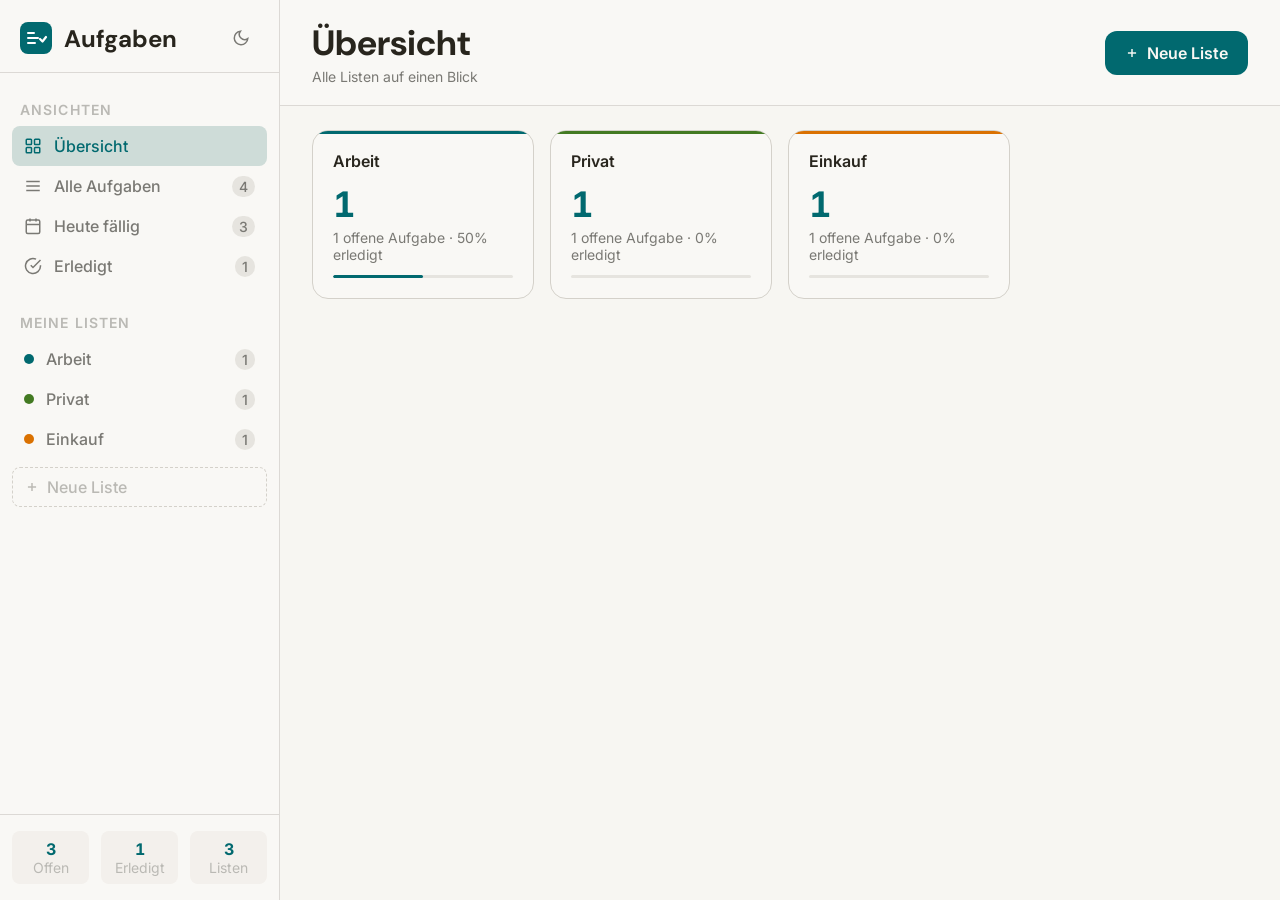
<file: ToDo Apps/Aufgabenmanager-v1.html>
<!DOCTYPE html>
<html lang="de" data-theme="light">
<head>
<meta charset="UTF-8">
<meta name="viewport" content="width=device-width, initial-scale=1.0">
<title>Aufgabenmanager</title>
<link rel="preconnect" href="https://fonts.googleapis.com">
<link rel="preconnect" href="https://fonts.gstatic.com" crossorigin>
<link href="https://fonts.googleapis.com/css2?family=Inter:wght@300..700&family=DM+Sans:ital,wght@0,300..700;1,300..400&display=swap" rel="stylesheet">
<style>
/* ============================================================
   ART DIRECTION: Produktivitäts-Tool — ruhig, strukturiert, effizient
   Palette: Nexus (Warm Beige + Teal Accent)
   Typography: DM Sans (Display) + Inter (Body)
   Density: Balanced
============================================================ */

*, *::before, *::after { box-sizing: border-box; margin: 0; padding: 0; }

:root, [data-theme="light"] {
  --text-xs:   clamp(0.75rem,  0.7rem + 0.25vw, 0.875rem);
  --text-sm:   clamp(0.875rem, 0.8rem + 0.35vw, 1rem);
  --text-base: clamp(1rem,     0.95rem + 0.25vw, 1.125rem);
  --text-lg:   clamp(1.125rem, 1rem + 0.75vw, 1.5rem);
  --text-xl:   clamp(1.5rem,   1.2rem + 1.25vw, 2.25rem);
  --space-1: 0.25rem; --space-2: 0.5rem; --space-3: 0.75rem; --space-4: 1rem;
  --space-5: 1.25rem; --space-6: 1.5rem; --space-8: 2rem; --space-10: 2.5rem;
  --space-12: 3rem; --space-16: 4rem;
  --color-bg: #f7f6f2; --color-surface: #f9f8f5; --color-surface-2: #fbfbf9;
  --color-surface-offset: #f3f0ec; --color-surface-offset-2: #edeae5;
  --color-surface-dynamic: #e6e4df; --color-divider: #dcd9d5; --color-border: #d4d1ca;
  --color-text: #28251d; --color-text-muted: #7a7974; --color-text-faint: #bab9b4;
  --color-text-inverse: #f9f8f4;
  --color-primary: #01696f; --color-primary-hover: #0c4e54; --color-primary-active: #0f3638;
  --color-primary-highlight: #cedcd8;
  --color-success: #437a22; --color-success-hover: #2e5c10;
  --color-success-highlight: #d4dfcc;
  --color-warning: #964219; --color-warning-hover: #713417;
  --color-warning-highlight: #ddcfc6;
  --color-error: #a12c7b; --color-error-hover: #7d1e5e;
  --color-error-highlight: #e0ced7;
  --color-orange: #da7101; --color-orange-highlight: #e7d7c4;
  --color-gold: #d19900; --color-gold-highlight: #e9e0c6;
  --radius-sm: 0.375rem; --radius-md: 0.5rem; --radius-lg: 0.75rem;
  --radius-xl: 1rem; --radius-2xl: 1.5rem; --radius-full: 9999px;
  --transition-interactive: 180ms cubic-bezier(0.16, 1, 0.3, 1);
  --transition-slow: 350ms cubic-bezier(0.16, 1, 0.3, 1);
  --shadow-sm: 0 1px 2px oklch(0.2 0.01 80 / 0.06);
  --shadow-md: 0 4px 12px oklch(0.2 0.01 80 / 0.08);
  --shadow-lg: 0 12px 32px oklch(0.2 0.01 80 / 0.12);
  --font-display: 'DM Sans', 'Helvetica Neue', sans-serif;
  --font-body: 'Inter', 'Helvetica Neue', sans-serif;
  --sidebar-width: 280px;
}

[data-theme="dark"] {
  --color-bg: #171614; --color-surface: #1c1b19; --color-surface-2: #201f1d;
  --color-surface-offset: #1d1c1a; --color-surface-offset-2: #22211f;
  --color-surface-dynamic: #2d2c2a; --color-divider: #262523; --color-border: #393836;
  --color-text: #cdccca; --color-text-muted: #797876; --color-text-faint: #5a5957;
  --color-text-inverse: #2b2a28;
  --color-primary: #4f98a3; --color-primary-hover: #227f8b; --color-primary-active: #1a626b;
  --color-primary-highlight: #313b3b;
  --color-success: #6daa45; --color-success-hover: #4d8f25; --color-success-highlight: #3a4435;
  --color-warning: #bb653b; --color-warning-hover: #b95525; --color-warning-highlight: #564942;
  --color-error: #d163a7; --color-error-hover: #b9478f; --color-error-highlight: #4c3d46;
  --color-orange: #fdab43; --color-orange-highlight: #564b3e;
  --color-gold: #e8af34; --color-gold-highlight: #4d4332;
  --shadow-sm: 0 1px 2px oklch(0 0 0 / 0.2);
  --shadow-md: 0 4px 12px oklch(0 0 0 / 0.3);
  --shadow-lg: 0 12px 32px oklch(0 0 0 / 0.4);
}

@media (prefers-color-scheme: dark) {
  :root:not([data-theme]) {
    --color-bg: #171614; --color-surface: #1c1b19; --color-surface-2: #201f1d;
    --color-surface-offset: #1d1c1a; --color-surface-offset-2: #22211f;
    --color-surface-dynamic: #2d2c2a; --color-divider: #262523; --color-border: #393836;
    --color-text: #cdccca; --color-text-muted: #797876; --color-text-faint: #5a5957;
    --color-text-inverse: #2b2a28;
    --color-primary: #4f98a3; --color-primary-hover: #227f8b; --color-primary-active: #1a626b;
    --color-primary-highlight: #313b3b;
    --color-success: #6daa45; --color-success-hover: #4d8f25; --color-success-highlight: #3a4435;
    --color-warning: #bb653b; --color-warning-hover: #b95525; --color-warning-highlight: #564942;
    --color-error: #d163a7; --color-error-hover: #b9478f; --color-error-highlight: #4c3d46;
    --color-orange: #fdab43; --color-orange-highlight: #564b3e;
    --color-gold: #e8af34; --color-gold-highlight: #4d4332;
  }
}

html { -webkit-font-smoothing: antialiased; -moz-osx-font-smoothing: grayscale;
  text-rendering: optimizeLegibility; scroll-behavior: smooth; }
body { min-height: 100dvh; overflow: hidden; font-family: var(--font-body);
  font-size: var(--text-base); color: var(--color-text); background-color: var(--color-bg); }
img, svg { display: block; }
input, button, textarea, select { font: inherit; color: inherit; }
button { cursor: pointer; background: none; border: none; }
ul[role="list"] { list-style: none; }
::selection { background: oklch(from var(--color-primary) l c h / 0.25); color: var(--color-text); }
:focus-visible { outline: 2px solid var(--color-primary); outline-offset: 3px; border-radius: var(--radius-sm); }
@media (prefers-reduced-motion: reduce) {
  *, *::before, *::after { animation-duration: 0.01ms !important; transition-duration: 0.01ms !important; }
}

/* ── Layout ── */
.app { display: grid; grid-template-columns: var(--sidebar-width) 1fr; grid-template-rows: 1fr;
  height: 100dvh; overflow: hidden; }

/* ── Sidebar ── */
.sidebar { grid-row: 1 / -1; background: var(--color-surface); border-right: 1px solid var(--color-divider);
  display: flex; flex-direction: column; overflow: hidden; transition: width var(--transition-slow);
  position: relative; z-index: 20; }
.sidebar-header { padding: var(--space-5) var(--space-5) var(--space-4);
  border-bottom: 1px solid var(--color-divider); display: flex; align-items: center; gap: var(--space-3);
  flex-shrink: 0; }
.sidebar-logo { display: flex; align-items: center; gap: var(--space-3); flex: 1; min-width: 0; }
.sidebar-logo svg { flex-shrink: 0; }
.sidebar-logo-text { font-family: var(--font-display); font-size: var(--text-lg); font-weight: 700;
  color: var(--color-text); white-space: nowrap; overflow: hidden; text-overflow: ellipsis; }
.theme-toggle { width: 36px; height: 36px; border-radius: var(--radius-md); display: flex; align-items: center;
  justify-content: center; color: var(--color-text-muted); flex-shrink: 0;
  transition: color var(--transition-interactive), background var(--transition-interactive); }
.theme-toggle:hover { color: var(--color-text); background: var(--color-surface-offset); }

.sidebar-body { flex: 1; overflow-y: auto; overflow-x: hidden; padding: var(--space-4) var(--space-3);
  overscroll-behavior: contain; }
.sidebar-section-label { font-size: var(--text-xs); font-weight: 600; text-transform: uppercase;
  letter-spacing: 0.08em; color: var(--color-text-faint); padding: var(--space-3) var(--space-2) var(--space-2);
  white-space: nowrap; }

.nav-item { display: flex; align-items: center; gap: var(--space-3); padding: var(--space-2) var(--space-3);
  border-radius: var(--radius-md); cursor: pointer; text-decoration: none; color: var(--color-text-muted);
  font-size: var(--text-sm); font-weight: 500; min-height: 40px;
  transition: color var(--transition-interactive), background var(--transition-interactive); position: relative; }
.nav-item:hover { color: var(--color-text); background: var(--color-surface-offset); }
.nav-item.active { color: var(--color-primary); background: var(--color-primary-highlight); }
.nav-item .nav-icon { flex-shrink: 0; width: 18px; height: 18px; }
.nav-item .nav-label { flex: 1; white-space: nowrap; overflow: hidden; text-overflow: ellipsis; }
.nav-item .nav-badge { font-size: var(--text-xs); background: var(--color-surface-dynamic);
  color: var(--color-text-muted); padding: 2px 7px; border-radius: var(--radius-full); flex-shrink: 0; }
.nav-item.active .nav-badge { background: var(--color-primary-highlight); color: var(--color-primary); }

.nav-item-list { display: flex; align-items: center; gap: var(--space-3); padding: var(--space-2) var(--space-3);
  border-radius: var(--radius-md); cursor: pointer; color: var(--color-text-muted);
  font-size: var(--text-sm); font-weight: 500; min-height: 40px; position: relative;
  transition: color var(--transition-interactive), background var(--transition-interactive); }
.nav-item-list:hover { color: var(--color-text); background: var(--color-surface-offset); }
.nav-item-list.active { color: var(--color-primary); background: var(--color-primary-highlight); }
.nav-item-list .list-color-dot { width: 10px; height: 10px; border-radius: 50%; flex-shrink: 0; }
.nav-item-list .nav-label { flex: 1; white-space: nowrap; overflow: hidden; text-overflow: ellipsis; }
.nav-item-list .nav-badge { font-size: var(--text-xs); background: var(--color-surface-dynamic);
  color: var(--color-text-muted); padding: 2px 7px; border-radius: var(--radius-full); flex-shrink: 0; }
.nav-item-list.active .nav-badge { background: var(--color-primary-highlight); color: var(--color-primary); }

.btn-new-list { display: flex; align-items: center; gap: var(--space-2); padding: var(--space-2) var(--space-3);
  border-radius: var(--radius-md); cursor: pointer; background: none; border: 1px dashed var(--color-border);
  color: var(--color-text-faint); font-size: var(--text-sm); font-weight: 500; width: 100%; min-height: 40px;
  transition: color var(--transition-interactive), border-color var(--transition-interactive),
    background var(--transition-interactive); margin-top: var(--space-2); }
.btn-new-list:hover { color: var(--color-primary); border-color: var(--color-primary); background: var(--color-primary-highlight); }

.sidebar-footer { padding: var(--space-4) var(--space-3); border-top: 1px solid var(--color-divider); flex-shrink: 0; }
.sidebar-stats { display: flex; gap: var(--space-3); }
.stat-chip { flex: 1; background: var(--color-surface-offset); border-radius: var(--radius-md);
  padding: var(--space-2) var(--space-3); text-align: center; }
.stat-chip .stat-value { font-size: var(--text-sm); font-weight: 700; color: var(--color-primary);
  font-variant-numeric: tabular-nums; display: block; }
.stat-chip .stat-label { font-size: var(--text-xs); color: var(--color-text-faint); display: block; }

/* ── Main ── */
.main { display: flex; flex-direction: column; height: 100dvh; overflow: hidden;
  background: var(--color-bg); }
.main-header { padding: var(--space-5) var(--space-8); border-bottom: 1px solid var(--color-divider);
  display: flex; align-items: center; gap: var(--space-4); background: var(--color-surface);
  flex-shrink: 0; min-height: 72px; }
.main-title-area { flex: 1; min-width: 0; }
.main-title { font-family: var(--font-display); font-size: var(--text-xl); font-weight: 700;
  color: var(--color-text); white-space: nowrap; overflow: hidden; text-overflow: ellipsis; }
.main-subtitle { font-size: var(--text-xs); color: var(--color-text-muted); margin-top: 2px; }
.header-actions { display: flex; align-items: center; gap: var(--space-2); flex-shrink: 0; }

/* ── Progress bar ── */
.list-progress { padding: var(--space-3) var(--space-8) 0; flex-shrink: 0; }
.progress-bar-track { height: 4px; background: var(--color-surface-dynamic); border-radius: var(--radius-full);
  overflow: hidden; }
.progress-bar-fill { height: 100%; background: var(--color-primary); border-radius: var(--radius-full);
  transition: width 600ms cubic-bezier(0.16, 1, 0.3, 1); width: 0%; }
.progress-label { font-size: var(--text-xs); color: var(--color-text-muted); margin-top: var(--space-1);
  text-align: right; }

/* ── Content area ── */
.main-body { flex: 1; overflow-y: auto; overscroll-behavior: contain; padding: var(--space-6) var(--space-8); }

/* ── Add Task Form ── */
.add-task-form { display: flex; gap: var(--space-3); margin-bottom: var(--space-6); align-items: stretch; }
.add-task-input-wrap { flex: 1; position: relative; }
.add-task-input { width: 100%; padding: var(--space-3) var(--space-4); border-radius: var(--radius-lg);
  border: 1.5px solid var(--color-border); background: var(--color-surface); color: var(--color-text);
  font-size: var(--text-sm); outline: none;
  transition: border-color var(--transition-interactive), box-shadow var(--transition-interactive); }
.add-task-input::placeholder { color: var(--color-text-faint); }
.add-task-input:focus { border-color: var(--color-primary);
  box-shadow: 0 0 0 3px oklch(from var(--color-primary) l c h / 0.15); }
.add-task-priority { padding: var(--space-3); border-radius: var(--radius-lg); border: 1.5px solid var(--color-border);
  background: var(--color-surface); color: var(--color-text); font-size: var(--text-sm); cursor: pointer;
  transition: border-color var(--transition-interactive); outline: none; }
.add-task-priority:focus { border-color: var(--color-primary); }

.btn-primary { display: flex; align-items: center; gap: var(--space-2); padding: var(--space-3) var(--space-5);
  background: var(--color-primary); color: var(--color-text-inverse); border-radius: var(--radius-lg);
  font-size: var(--text-sm); font-weight: 600; white-space: nowrap;
  transition: background var(--transition-interactive), box-shadow var(--transition-interactive),
    transform var(--transition-interactive); border: none; }
.btn-primary:hover { background: var(--color-primary-hover); box-shadow: var(--shadow-md); transform: translateY(-1px); }
.btn-primary:active { transform: translateY(0); box-shadow: var(--shadow-sm); }

.btn-secondary { display: flex; align-items: center; gap: var(--space-2); padding: var(--space-2) var(--space-4);
  background: var(--color-surface-offset); color: var(--color-text); border-radius: var(--radius-md);
  font-size: var(--text-sm); font-weight: 500; border: 1px solid var(--color-border); white-space: nowrap;
  transition: background var(--transition-interactive), border-color var(--transition-interactive),
    transform var(--transition-interactive); }
.btn-secondary:hover { background: var(--color-surface-dynamic); border-color: var(--color-text-muted);
  transform: translateY(-1px); }
.btn-secondary:active { transform: translateY(0); }

.btn-ghost { display: flex; align-items: center; gap: var(--space-2); padding: var(--space-2) var(--space-3);
  background: none; color: var(--color-text-muted); border-radius: var(--radius-md);
  font-size: var(--text-sm); border: none; white-space: nowrap;
  transition: color var(--transition-interactive), background var(--transition-interactive); }
.btn-ghost:hover { color: var(--color-text); background: var(--color-surface-offset); }

.btn-danger { display: flex; align-items: center; gap: var(--space-2); padding: var(--space-2) var(--space-3);
  background: none; color: var(--color-error); border-radius: var(--radius-md);
  font-size: var(--text-sm); border: none; white-space: nowrap;
  transition: color var(--transition-interactive), background var(--transition-interactive); }
.btn-danger:hover { color: var(--color-error-hover); background: var(--color-error-highlight); }

/* ── Filter Tabs ── */
.filter-tabs { display: flex; gap: var(--space-1); margin-bottom: var(--space-5); background: var(--color-surface-offset);
  padding: var(--space-1); border-radius: var(--radius-lg); width: fit-content; }
.filter-tab { padding: var(--space-2) var(--space-4); border-radius: var(--radius-md); font-size: var(--text-sm);
  font-weight: 500; cursor: pointer; border: none; background: none; color: var(--color-text-muted);
  transition: color var(--transition-interactive), background var(--transition-interactive),
    box-shadow var(--transition-interactive); }
.filter-tab.active { background: var(--color-surface); color: var(--color-text); box-shadow: var(--shadow-sm); }
.filter-tab:hover:not(.active) { color: var(--color-text); }

/* ── Task list ── */
.task-group-label { font-size: var(--text-xs); font-weight: 600; text-transform: uppercase;
  letter-spacing: 0.08em; color: var(--color-text-faint); padding: var(--space-4) 0 var(--space-2);
  display: flex; align-items: center; gap: var(--space-2); }
.task-group-label::after { content:''; flex:1; height:1px; background: var(--color-divider); }

.task-list { display: flex; flex-direction: column; gap: var(--space-2); }

.task-item { display: flex; align-items: flex-start; gap: var(--space-3); padding: var(--space-4);
  background: var(--color-surface); border: 1px solid var(--color-border); border-radius: var(--radius-lg);
  transition: box-shadow var(--transition-interactive), border-color var(--transition-interactive),
    opacity var(--transition-slow), transform var(--transition-slow); position: relative; }
.task-item:hover { box-shadow: var(--shadow-md); border-color: oklch(from var(--color-border) l c h / 0.8); }
.task-item.completed { opacity: 0.6; }
.task-item.completing { animation: taskComplete 400ms cubic-bezier(0.16, 1, 0.3, 1) forwards; }
@keyframes taskComplete {
  0% { transform: scale(1); }
  30% { transform: scale(0.98); }
  60% { transform: scale(1.01); }
  100% { transform: scale(1); }
}
.task-item.entering { animation: taskEnter 350ms cubic-bezier(0.16, 1, 0.3, 1) forwards; }
@keyframes taskEnter {
  from { opacity: 0; transform: translateY(-8px); }
  to { opacity: 1; transform: translateY(0); }
}
.task-item.removing { animation: taskRemove 300ms cubic-bezier(0.4, 0, 1, 1) forwards; }
@keyframes taskRemove {
  to { opacity: 0; transform: translateX(20px); max-height: 0; padding-top: 0; padding-bottom: 0;
    margin-bottom: 0; border-width: 0; overflow: hidden; }
}

/* Custom Checkbox */
.task-checkbox { width: 20px; height: 20px; border-radius: 50%; border: 2px solid var(--color-border);
  flex-shrink: 0; margin-top: 2px; cursor: pointer; display: flex; align-items: center;
  justify-content: center; transition: border-color var(--transition-interactive),
    background var(--transition-interactive), transform var(--transition-interactive);
  background: transparent; }
.task-checkbox:hover { border-color: var(--color-primary); transform: scale(1.1); }
.task-checkbox.checked { background: var(--color-primary); border-color: var(--color-primary); }
.task-checkbox.checked::after { content: ''; width: 5px; height: 9px; border: 2px solid white;
  border-top: none; border-left: none; transform: rotate(45deg) translate(-1px, -1px); }

.task-content { flex: 1; min-width: 0; }
.task-text { font-size: var(--text-sm); color: var(--color-text); line-height: 1.5; word-break: break-word;
  transition: color var(--transition-interactive); }
.task-item.completed .task-text { text-decoration: line-through; color: var(--color-text-muted); }
.task-text-edit { font-size: var(--text-sm); color: var(--color-text); line-height: 1.5; background: none;
  border: none; border-bottom: 1.5px solid var(--color-primary); width: 100%; outline: none;
  padding: 0 0 2px; }
.task-meta { display: flex; align-items: center; gap: var(--space-2); margin-top: var(--space-1); flex-wrap: wrap; }
.task-date { font-size: var(--text-xs); color: var(--color-text-faint); }
.priority-badge { font-size: var(--text-xs); font-weight: 600; padding: 1px 8px; border-radius: var(--radius-full);
  text-transform: uppercase; letter-spacing: 0.05em; }
.priority-hoch   { background: var(--color-error-highlight); color: var(--color-error); }
.priority-mittel { background: var(--color-warning-highlight); color: var(--color-warning); }
.priority-niedrig{ background: var(--color-success-highlight); color: var(--color-success); }

.task-actions { display: flex; gap: var(--space-1); opacity: 0; flex-shrink: 0;
  transition: opacity var(--transition-interactive); }
.task-item:hover .task-actions { opacity: 1; }
.task-action-btn { width: 32px; height: 32px; border-radius: var(--radius-md); display: flex;
  align-items: center; justify-content: center; background: none; border: none; cursor: pointer;
  color: var(--color-text-muted);
  transition: color var(--transition-interactive), background var(--transition-interactive); }
.task-action-btn:hover { color: var(--color-text); background: var(--color-surface-offset); }
.task-action-btn.delete:hover { color: var(--color-error); background: var(--color-error-highlight); }

/* ── Empty State ── */
.empty-state { display: flex; flex-direction: column; align-items: center; text-align: center;
  padding: var(--space-16) var(--space-8); color: var(--color-text-muted); }
.empty-state-icon { width: 56px; height: 56px; margin-bottom: var(--space-5); color: var(--color-text-faint);
  animation: floatIcon 3s ease-in-out infinite; }
@keyframes floatIcon { 0%,100% { transform: translateY(0); } 50% { transform: translateY(-8px); } }
.empty-state h3 { font-size: var(--text-lg); font-weight: 600; color: var(--color-text);
  margin-bottom: var(--space-2); }
.empty-state p { font-size: var(--text-sm); color: var(--color-text-muted); max-width: 30ch; }

/* ── Overview Cards ── */
.overview-grid { display: grid; grid-template-columns: repeat(auto-fill, minmax(min(220px,100%), 1fr));
  gap: var(--space-4); margin-bottom: var(--space-8); }
.overview-card { background: var(--color-surface); border: 1px solid var(--color-border);
  border-radius: var(--radius-xl); padding: var(--space-5); cursor: pointer;
  transition: box-shadow var(--transition-interactive), transform var(--transition-interactive),
    border-color var(--transition-interactive); position: relative; overflow: hidden; }
.overview-card::before { content:''; position:absolute; top:0; left:0; right:0; height:3px;
  border-radius: var(--radius-xl) var(--radius-xl) 0 0; background: var(--card-accent, var(--color-primary)); }
.overview-card:hover { box-shadow: var(--shadow-lg); transform: translateY(-3px); border-color: var(--color-text-faint); }
.ov-card-name { font-size: var(--text-sm); font-weight: 600; color: var(--color-text); margin-bottom: var(--space-3);
  white-space: nowrap; overflow: hidden; text-overflow: ellipsis; }
.ov-card-count { font-size: var(--text-xl); font-weight: 700; color: var(--color-primary);
  font-variant-numeric: tabular-nums; margin-bottom: var(--space-1); }
.ov-card-sub { font-size: var(--text-xs); color: var(--color-text-muted); }
.ov-card-progress { height: 3px; background: var(--color-surface-dynamic); border-radius: var(--radius-full);
  margin-top: var(--space-3); overflow: hidden; }
.ov-card-progress-fill { height: 100%; background: var(--card-accent, var(--color-primary));
  border-radius: var(--radius-full); transition: width 800ms cubic-bezier(0.16, 1, 0.3, 1); }

/* ── Modal ── */
.modal-backdrop { position: fixed; inset: 0; background: oklch(0.1 0 0 / 0.4);
  backdrop-filter: blur(4px); z-index: 100; display: flex; align-items: center; justify-content: center;
  padding: var(--space-4); opacity: 0; transition: opacity 300ms cubic-bezier(0.16, 1, 0.3, 1); }
.modal-backdrop.open { opacity: 1; }
.modal { background: var(--color-surface); border-radius: var(--radius-2xl); padding: var(--space-8);
  width: 100%; max-width: 480px; box-shadow: var(--shadow-lg);
  transform: scale(0.95) translateY(10px); transition: transform 350ms cubic-bezier(0.16, 1, 0.3, 1); }
.modal-backdrop.open .modal { transform: scale(1) translateY(0); }
.modal h2 { font-family: var(--font-display); font-size: var(--text-lg); font-weight: 700;
  color: var(--color-text); margin-bottom: var(--space-6); }
.form-group { margin-bottom: var(--space-5); }
.form-label { font-size: var(--text-sm); font-weight: 600; color: var(--color-text-muted);
  display: block; margin-bottom: var(--space-2); }
.form-input { width: 100%; padding: var(--space-3) var(--space-4); border-radius: var(--radius-md);
  border: 1.5px solid var(--color-border); background: var(--color-bg); color: var(--color-text);
  font-size: var(--text-sm); outline: none;
  transition: border-color var(--transition-interactive), box-shadow var(--transition-interactive); }
.form-input:focus { border-color: var(--color-primary);
  box-shadow: 0 0 0 3px oklch(from var(--color-primary) l c h / 0.15); }
.color-picker-row { display: flex; gap: var(--space-2); flex-wrap: wrap; }
.color-option { width: 32px; height: 32px; border-radius: 50%; cursor: pointer; border: 3px solid transparent;
  transition: transform var(--transition-interactive), border-color var(--transition-interactive); }
.color-option:hover { transform: scale(1.15); }
.color-option.selected { border-color: var(--color-text); }
.modal-actions { display: flex; gap: var(--space-3); justify-content: flex-end; margin-top: var(--space-6); }

/* ── Toast ── */
.toast-container { position: fixed; bottom: var(--space-6); right: var(--space-6); z-index: 200;
  display: flex; flex-direction: column; gap: var(--space-2); pointer-events: none; }
.toast { background: var(--color-text); color: var(--color-bg); padding: var(--space-3) var(--space-5);
  border-radius: var(--radius-lg); font-size: var(--text-sm); font-weight: 500; box-shadow: var(--shadow-lg);
  pointer-events: auto; display: flex; align-items: center; gap: var(--space-3);
  animation: toastIn 350ms cubic-bezier(0.16, 1, 0.3, 1); max-width: 320px; }
.toast.success { background: var(--color-success); }
.toast.warning { background: var(--color-warning); color: white; }
.toast.error   { background: var(--color-error); color: white; }
@keyframes toastIn { from { opacity:0; transform: translateX(20px); } to { opacity:1; transform: translateX(0); } }
@keyframes toastOut { to { opacity:0; transform: translateX(20px); max-height:0; padding:0; margin:0; } }

/* ── Responsive ── */
@media (max-width: 768px) {
  :root { --sidebar-width: 0px; }
  .app { grid-template-columns: 1fr; }
  .sidebar { position: fixed; left: 0; top: 0; bottom: 0; width: 280px;
    transform: translateX(-100%); transition: transform var(--transition-slow); z-index: 50; }
  .sidebar.open { transform: translateX(0); }
  .mobile-menu-btn { display: flex !important; }
  .main-header { padding: var(--space-4) var(--space-5); }
  .main-body { padding: var(--space-4) var(--space-5); }
  .list-progress { padding: var(--space-2) var(--space-5) 0; }
  .overview-grid { grid-template-columns: 1fr; }
  .add-task-form { flex-wrap: wrap; }
  .add-task-priority { width: 100%; }
}
.mobile-menu-btn { display: none; width: 40px; height: 40px; align-items: center; justify-content: center;
  border-radius: var(--radius-md); color: var(--color-text-muted);
  transition: color var(--transition-interactive), background var(--transition-interactive); }
.mobile-menu-btn:hover { color: var(--color-text); background: var(--color-surface-offset); }
.mobile-overlay { display: none; position: fixed; inset: 0; background: oklch(0 0 0 / 0.4); z-index: 40; }

/* Drag handle */
.drag-handle { cursor: grab; color: var(--color-text-faint); flex-shrink: 0; margin-top: 2px;
  opacity: 0; transition: opacity var(--transition-interactive); }
.task-item:hover .drag-handle { opacity: 1; }
.task-item.dragging { opacity: 0.5; box-shadow: var(--shadow-lg); cursor: grabbing; }
.task-item.drag-over { border-color: var(--color-primary); background: var(--color-primary-highlight); }
</style>
</head>
<body>

<div class="app">
  <!-- ═══════ SIDEBAR ═══════ -->
  <aside class="sidebar" id="sidebar" role="navigation" aria-label="Hauptnavigation">
    <div class="sidebar-header">
      <div class="sidebar-logo">
        <!-- SVG Logo: CheckList Mark -->
        <svg width="32" height="32" viewBox="0 0 32 32" fill="none" aria-label="Aufgabenmanager Logo">
          <rect width="32" height="32" rx="8" fill="currentColor" style="color:var(--color-primary)"/>
          <path d="M8 11h6M8 16h10M8 21h7" stroke="white" stroke-width="2" stroke-linecap="round"/>
          <path d="M20 17l2.5 2.5L26 15" stroke="white" stroke-width="2.2" stroke-linecap="round" stroke-linejoin="round"/>
        </svg>
        <span class="sidebar-logo-text">Aufgaben</span>
      </div>
      <button class="theme-toggle" data-theme-toggle aria-label="Design-Modus wechseln">
        <svg width="18" height="18" viewBox="0 0 24 24" fill="none" stroke="currentColor" stroke-width="2">
          <path d="M21 12.79A9 9 0 1 1 11.21 3 7 7 0 0 0 21 12.79z"/>
        </svg>
      </button>
    </div>

    <div class="sidebar-body">
      <div class="sidebar-section-label">Ansichten</div>
      <div class="nav-item active" data-view="overview" role="button" tabindex="0">
        <svg class="nav-icon" viewBox="0 0 24 24" fill="none" stroke="currentColor" stroke-width="2">
          <rect x="3" y="3" width="7" height="7" rx="1"/><rect x="14" y="3" width="7" height="7" rx="1"/>
          <rect x="3" y="14" width="7" height="7" rx="1"/><rect x="14" y="14" width="7" height="7" rx="1"/>
        </svg>
        <span class="nav-label">Übersicht</span>
      </div>
      <div class="nav-item" data-view="all" role="button" tabindex="0">
        <svg class="nav-icon" viewBox="0 0 24 24" fill="none" stroke="currentColor" stroke-width="2">
          <line x1="3" y1="6" x2="21" y2="6"/><line x1="3" y1="12" x2="21" y2="12"/><line x1="3" y1="18" x2="21" y2="18"/>
        </svg>
        <span class="nav-label">Alle Aufgaben</span>
        <span class="nav-badge" id="badge-all">0</span>
      </div>
      <div class="nav-item" data-view="today" role="button" tabindex="0">
        <svg class="nav-icon" viewBox="0 0 24 24" fill="none" stroke="currentColor" stroke-width="2">
          <rect x="3" y="4" width="18" height="18" rx="2"/><line x1="16" y1="2" x2="16" y2="6"/>
          <line x1="8" y1="2" x2="8" y2="6"/><line x1="3" y1="10" x2="21" y2="10"/>
        </svg>
        <span class="nav-label">Heute fällig</span>
        <span class="nav-badge" id="badge-today">0</span>
      </div>
      <div class="nav-item" data-view="done" role="button" tabindex="0">
        <svg class="nav-icon" viewBox="0 0 24 24" fill="none" stroke="currentColor" stroke-width="2">
          <path d="M22 11.08V12a10 10 0 1 1-5.93-9.14"/>
          <polyline points="22 4 12 14.01 9 11.01"/>
        </svg>
        <span class="nav-label">Erledigt</span>
        <span class="nav-badge" id="badge-done">0</span>
      </div>

      <div class="sidebar-section-label" style="margin-top:var(--space-4)">Meine Listen</div>
      <div id="lists-nav"></div>
      <button class="btn-new-list" id="btn-new-list">
        <svg width="14" height="14" viewBox="0 0 24 24" fill="none" stroke="currentColor" stroke-width="2.5">
          <line x1="12" y1="5" x2="12" y2="19"/><line x1="5" y1="12" x2="19" y2="12"/>
        </svg>
        Neue Liste
      </button>
    </div>

    <div class="sidebar-footer">
      <div class="sidebar-stats">
        <div class="stat-chip">
          <span class="stat-value" id="stat-open">0</span>
          <span class="stat-label">Offen</span>
        </div>
        <div class="stat-chip">
          <span class="stat-value" id="stat-done">0</span>
          <span class="stat-label">Erledigt</span>
        </div>
        <div class="stat-chip">
          <span class="stat-value" id="stat-lists">0</span>
          <span class="stat-label">Listen</span>
        </div>
      </div>
    </div>
  </aside>

  <!-- ═══════ MAIN ═══════ -->
  <main class="main" role="main">
    <header class="main-header">
      <button class="mobile-menu-btn" id="mobile-menu-btn" aria-label="Menü öffnen">
        <svg width="20" height="20" viewBox="0 0 24 24" fill="none" stroke="currentColor" stroke-width="2">
          <line x1="3" y1="6" x2="21" y2="6"/><line x1="3" y1="12" x2="21" y2="12"/><line x1="3" y1="18" x2="21" y2="18"/>
        </svg>
      </button>
      <div class="main-title-area">
        <h1 class="main-title" id="page-title">Übersicht</h1>
        <div class="main-subtitle" id="page-subtitle">Alle Listen auf einen Blick</div>
      </div>
      <div class="header-actions" id="header-actions">
        <!-- Dynamic buttons appear here -->
      </div>
    </header>

    <div class="list-progress" id="list-progress" style="display:none">
      <div class="progress-bar-track">
        <div class="progress-bar-fill" id="progress-fill"></div>
      </div>
      <div class="progress-label" id="progress-label">0 von 0 erledigt</div>
    </div>

    <div class="main-body" id="main-body">
      <!-- Dynamic content -->
    </div>
  </main>
</div>

<!-- ═══════ MOBILE OVERLAY ═══════ -->
<div class="mobile-overlay" id="mobile-overlay"></div>

<!-- ═══════ MODAL ═══════ -->
<div class="modal-backdrop" id="modal" role="dialog" aria-modal="true" aria-labelledby="modal-title" style="display:none">
  <div class="modal">
    <h2 id="modal-title">Neue Liste erstellen</h2>
    <div class="form-group">
      <label class="form-label" for="modal-name">Name der Liste</label>
      <input class="form-input" id="modal-name" type="text" placeholder="z.B. Arbeit, Privat, Einkauf …" maxlength="50">
    </div>
    <div class="form-group">
      <label class="form-label">Farbe</label>
      <div class="color-picker-row" id="color-picker"></div>
    </div>
    <div class="modal-actions">
      <button class="btn-secondary" id="modal-cancel">Abbrechen</button>
      <button class="btn-primary" id="modal-confirm">
        <svg width="14" height="14" viewBox="0 0 24 24" fill="none" stroke="currentColor" stroke-width="2.5">
          <line x1="12" y1="5" x2="12" y2="19"/><line x1="5" y1="12" x2="19" y2="12"/>
        </svg>
        Erstellen
      </button>
    </div>
  </div>
</div>

<!-- ═══════ TOAST ═══════ -->
<div class="toast-container" id="toast-container" aria-live="polite" aria-atomic="true"></div>

<script>
'use strict';

/* ═══════════════════════════════
   STATE
═══════════════════════════════ */
const STORAGE_KEY = 'aufgabenmanager_v1';
const LIST_COLORS = [
  '#01696f','#437a22','#964219','#a12c7b','#006494','#7a39bb',
  '#da7101','#d19900','#a13544','#4a7b99'
];

let state = {
  lists: [],
  tasks: [],
  activeView: 'overview',
  activeListId: null,
  filter: 'alle',
  editingTaskId: null
};

function loadState() {
  try {
    const raw = localStorage.getItem(STORAGE_KEY);
    if (raw) { const s = JSON.parse(raw); Object.assign(state, s); }
  } catch(e) { console.warn('Speicher konnte nicht geladen werden:', e); }
  if (!state.lists || state.lists.length === 0) {
    state.lists = [
      { id: uid(), name: 'Arbeit', color: '#01696f', createdAt: Date.now() },
      { id: uid(), name: 'Privat', color: '#437a22', createdAt: Date.now() },
      { id: uid(), name: 'Einkauf', color: '#da7101', createdAt: Date.now() }
    ];
    state.tasks = [
      { id: uid(), listId: state.lists[0].id, text: 'Projekt-Meeting vorbereiten', done: false, priority: 'hoch', createdAt: Date.now()-5e5 },
      { id: uid(), listId: state.lists[0].id, text: 'E-Mails beantworten', done: true, priority: 'mittel', createdAt: Date.now()-4e5 },
      { id: uid(), listId: state.lists[1].id, text: 'Sport: 30 Minuten laufen', done: false, priority: 'niedrig', createdAt: Date.now()-3e5 },
      { id: uid(), listId: state.lists[2].id, text: 'Milch und Brot kaufen', done: false, priority: 'mittel', createdAt: Date.now()-2e5 },
    ];
    saveState();
  }
}

function saveState() {
  try { localStorage.setItem(STORAGE_KEY, JSON.stringify(state)); }
  catch(e) { console.warn('Speicher konnte nicht gespeichert werden:', e); }
}

function uid() { return Math.random().toString(36).slice(2, 10) + Date.now().toString(36); }

/* ═══════════════════════════════
   THEME
═══════════════════════════════ */
(function() {
  const saved = localStorage.getItem('theme');
  const sys = matchMedia('(prefers-color-scheme: dark)').matches ? 'dark' : 'light';
  document.documentElement.setAttribute('data-theme', saved || sys);
})();

document.addEventListener('click', e => {
  if (!e.target.closest('[data-theme-toggle]')) return;
  const html = document.documentElement;
  const d = html.getAttribute('data-theme') === 'dark' ? 'light' : 'dark';
  html.setAttribute('data-theme', d);
  localStorage.setItem('theme', d);
  updateThemeIcon();
});

function updateThemeIcon() {
  const isDark = document.documentElement.getAttribute('data-theme') === 'dark';
  document.querySelectorAll('[data-theme-toggle]').forEach(btn => {
    btn.innerHTML = isDark
      ? '<svg width="18" height="18" viewBox="0 0 24 24" fill="none" stroke="currentColor" stroke-width="2"><circle cx="12" cy="12" r="5"/><path d="M12 1v2M12 21v2M4.22 4.22l1.42 1.42M18.36 18.36l1.42 1.42M1 12h2M21 12h2M4.22 19.78l1.42-1.42M18.36 5.64l1.42-1.42"/></svg>'
      : '<svg width="18" height="18" viewBox="0 0 24 24" fill="none" stroke="currentColor" stroke-width="2"><path d="M21 12.79A9 9 0 1 1 11.21 3 7 7 0 0 0 21 12.79z"/></svg>';
    btn.setAttribute('aria-label', isDark ? 'Zum Light-Modus wechseln' : 'Zum Dark-Modus wechseln');
  });
}
updateThemeIcon();

/* ═══════════════════════════════
   MOBILE MENU
═══════════════════════════════ */
document.getElementById('mobile-menu-btn').addEventListener('click', () => {
  document.getElementById('sidebar').classList.add('open');
  document.getElementById('mobile-overlay').style.display = 'block';
});
document.getElementById('mobile-overlay').addEventListener('click', () => {
  document.getElementById('sidebar').classList.remove('open');
  document.getElementById('mobile-overlay').style.display = 'none';
});

/* ═══════════════════════════════
   MODAL
═══════════════════════════════ */
let modalCallback = null;
let editingListId = null;

function openModal(config) {
  const modal = document.getElementById('modal');
  document.getElementById('modal-title').textContent = config.title || 'Neue Liste erstellen';
  document.getElementById('modal-name').value = config.name || '';
  document.getElementById('modal-confirm').innerHTML = config.confirmLabel || `
    <svg width="14" height="14" viewBox="0 0 24 24" fill="none" stroke="currentColor" stroke-width="2.5">
      <line x1="12" y1="5" x2="12" y2="19"/><line x1="5" y1="12" x2="19" y2="12"/>
    </svg> Erstellen`;
  modalCallback = config.onConfirm;
  editingListId = config.listId || null;

  // Build color picker
  const cp = document.getElementById('color-picker');
  cp.innerHTML = '';
  LIST_COLORS.forEach(c => {
    const btn = document.createElement('button');
    btn.className = 'color-option' + (c === (config.selectedColor || LIST_COLORS[0]) ? ' selected' : '');
    btn.style.background = c;
    btn.setAttribute('aria-label', 'Farbe ' + c);
    btn.addEventListener('click', () => {
      cp.querySelectorAll('.color-option').forEach(b => b.classList.remove('selected'));
      btn.classList.add('selected');
    });
    cp.appendChild(btn);
  });

  modal.style.display = 'flex';
  requestAnimationFrame(() => modal.classList.add('open'));
  setTimeout(() => document.getElementById('modal-name').focus(), 100);
}

function closeModal() {
  const modal = document.getElementById('modal');
  modal.classList.remove('open');
  setTimeout(() => { modal.style.display = 'none'; }, 300);
}

document.getElementById('modal-cancel').addEventListener('click', closeModal);
document.getElementById('modal').addEventListener('click', e => {
  if (e.target === document.getElementById('modal')) closeModal();
});

document.getElementById('modal-confirm').addEventListener('click', () => {
  const name = document.getElementById('modal-name').value.trim();
  if (!name) { showToast('Bitte einen Namen eingeben.', 'warning'); return; }
  const selectedColor = document.querySelector('#color-picker .color-option.selected')?.style.background || LIST_COLORS[0];
  if (modalCallback) modalCallback(name, selectedColor);
  closeModal();
});

document.getElementById('modal-name').addEventListener('keydown', e => {
  if (e.key === 'Enter') document.getElementById('modal-confirm').click();
  if (e.key === 'Escape') closeModal();
});

/* ═══════════════════════════════
   TOAST
═══════════════════════════════ */
function showToast(message, type = 'default', duration = 3000) {
  const container = document.getElementById('toast-container');
  const toast = document.createElement('div');
  toast.className = 'toast' + (type !== 'default' ? ' ' + type : '');
  const icon = type === 'success' ? '✓' : type === 'warning' ? '⚠' : type === 'error' ? '✕' : 'ℹ';
  toast.innerHTML = `<span>${icon}</span><span>${message}</span>`;
  container.appendChild(toast);
  setTimeout(() => {
    toast.style.animation = 'toastOut 300ms cubic-bezier(0.4,0,1,1) forwards';
    setTimeout(() => toast.remove(), 300);
  }, duration);
}

/* ═══════════════════════════════
   NAVIGATION
═══════════════════════════════ */
function navigate(view, listId = null) {
  state.activeView = view;
  state.activeListId = listId;
  state.filter = 'alle';
  closeSidebarMobile();
  render();
}

function closeSidebarMobile() {
  document.getElementById('sidebar').classList.remove('open');
  document.getElementById('mobile-overlay').style.display = 'none';
}

document.querySelectorAll('[data-view]').forEach(el => {
  el.addEventListener('click', () => navigate(el.dataset.view));
  el.addEventListener('keydown', e => { if (e.key === 'Enter' || e.key === ' ') navigate(el.dataset.view); });
});

document.getElementById('btn-new-list').addEventListener('click', () => {
  openModal({ title: 'Neue Liste erstellen', onConfirm: (name, color) => createList(name, color) });
});

/* ═══════════════════════════════
   LIST CRUD
═══════════════════════════════ */
function createList(name, color) {
  const list = { id: uid(), name, color: normalizeColor(color), createdAt: Date.now() };
  state.lists.push(list);
  saveState();
  navigate('list', list.id);
  showToast(`Liste "${name}" erstellt.`, 'success');
}

function updateList(id, name, color) {
  const l = state.lists.find(x => x.id === id);
  if (l) { l.name = name; l.color = normalizeColor(color); saveState(); render(); showToast('Liste aktualisiert.', 'success'); }
}

function deleteList(id) {
  const l = state.lists.find(x => x.id === id);
  if (!l) return;
  if (!confirm(`Liste "${l.name}" und alle ihre Aufgaben wirklich löschen?`)) return;
  state.lists = state.lists.filter(x => x.id !== id);
  state.tasks = state.tasks.filter(x => x.listId !== id);
  saveState();
  if (state.activeListId === id) navigate('overview');
  else render();
  showToast(`Liste "${l.name}" gelöscht.`);
}

/* ═══════════════════════════════
   TASK CRUD
═══════════════════════════════ */
function createTask(listId, text, priority = 'mittel') {
  const task = { id: uid(), listId, text, done: false, priority, createdAt: Date.now() };
  state.tasks.unshift(task);
  saveState();
  return task.id;
}

function toggleTask(id) {
  const t = state.tasks.find(x => x.id === id);
  if (!t) return;
  t.done = !t.done;
  saveState();
  const el = document.querySelector(`[data-task-id="${id}"]`);
  if (el) {
    el.classList.add(t.done ? 'completing' : 'completing');
    setTimeout(() => { el.classList.remove('completing'); render(); }, 400);
  } else { render(); }
}

function deleteTask(id) {
  const t = state.tasks.find(x => x.id === id);
  if (!t) return;
  const el = document.querySelector(`[data-task-id="${id}"]`);
  if (el) {
    el.classList.add('removing');
    setTimeout(() => { state.tasks = state.tasks.filter(x => x.id !== id); saveState(); render(); }, 300);
  } else { state.tasks = state.tasks.filter(x => x.id !== id); saveState(); render(); }
}

function updateTaskText(id, text) {
  const t = state.tasks.find(x => x.id === id);
  if (t && text.trim()) { t.text = text.trim(); saveState(); }
}

function normalizeColor(cssColor) {
  const el = document.createElement('div');
  document.body.appendChild(el);
  el.style.color = cssColor;
  const computed = getComputedStyle(el).color;
  document.body.removeChild(el);
  const m = computed.match(/\d+/g);
  if (!m) return cssColor;
  return '#' + m.slice(0,3).map(n => parseInt(n).toString(16).padStart(2,'0')).join('');
}

/* ═══════════════════════════════
   STATS & BADGES
═══════════════════════════════ */
function updateStats() {
  const allOpen = state.tasks.filter(t => !t.done).length;
  const allDone = state.tasks.filter(t => t.done).length;
  const todayTs = new Date(); todayTs.setHours(0,0,0,0);
  const todayCount = state.tasks.filter(t => !t.done && t.createdAt >= todayTs.getTime()).length;
  document.getElementById('badge-all').textContent = allOpen + allDone;
  document.getElementById('badge-today').textContent = todayCount;
  document.getElementById('badge-done').textContent = allDone;
  document.getElementById('stat-open').textContent = allOpen;
  document.getElementById('stat-done').textContent = allDone;
  document.getElementById('stat-lists').textContent = state.lists.length;
}

/* ═══════════════════════════════
   RENDER SIDEBAR LISTS
═══════════════════════════════ */
function renderSidebarLists() {
  const container = document.getElementById('lists-nav');
  container.innerHTML = '';
  state.lists.forEach(list => {
    const count = state.tasks.filter(t => t.listId === list.id && !t.done).length;
    const el = document.createElement('div');
    el.className = 'nav-item-list' + (state.activeView === 'list' && state.activeListId === list.id ? ' active' : '');
    el.dataset.listId = list.id;
    el.setAttribute('role', 'button'); el.setAttribute('tabindex', '0');
    el.innerHTML = `
      <span class="list-color-dot" style="background:${list.color}"></span>
      <span class="nav-label">${escHtml(list.name)}</span>
      ${count > 0 ? `<span class="nav-badge">${count}</span>` : ''}
    `;
    el.addEventListener('click', () => navigate('list', list.id));
    el.addEventListener('keydown', e => { if (e.key === 'Enter' || e.key === ' ') navigate('list', list.id); });
    container.appendChild(el);
  });
  document.querySelectorAll('[data-view]').forEach(el => {
    el.classList.toggle('active', el.dataset.view === state.activeView && !state.activeListId);
    if (state.activeView === 'list') el.classList.remove('active');
  });
  if (state.activeView === 'overview') document.querySelector('[data-view="overview"]').classList.add('active');
}

/* ═══════════════════════════════
   RENDER MAIN
═══════════════════════════════ */
function render() {
  updateStats();
  renderSidebarLists();
  const body = document.getElementById('main-body');
  const title = document.getElementById('page-title');
  const subtitle = document.getElementById('page-subtitle');
  const progress = document.getElementById('list-progress');
  const headerActions = document.getElementById('header-actions');
  progress.style.display = 'none';
  headerActions.innerHTML = '';

  switch (state.activeView) {
    case 'overview':   renderOverview(body, title, subtitle, headerActions); break;
    case 'list':       renderList(body, title, subtitle, progress, headerActions); break;
    case 'all':        renderAllTasks(body, title, subtitle, headerActions); break;
    case 'today':      renderTodayTasks(body, title, subtitle, headerActions); break;
    case 'done':       renderDoneTasks(body, title, subtitle, headerActions); break;
  }
}

/* ── Overview ── */
function renderOverview(body, title, subtitle, headerActions) {
  title.textContent = 'Übersicht';
  subtitle.textContent = 'Alle Listen auf einen Blick';
  headerActions.innerHTML = `
    <button class="btn-primary" id="ha-new-list">
      <svg width="14" height="14" viewBox="0 0 24 24" fill="none" stroke="currentColor" stroke-width="2.5"><line x1="12" y1="5" x2="12" y2="19"/><line x1="5" y1="12" x2="19" y2="12"/></svg>
      Neue Liste
    </button>`;
  document.getElementById('ha-new-list').addEventListener('click', () => {
    openModal({ title: 'Neue Liste erstellen', onConfirm: createList });
  });

  if (state.lists.length === 0) {
    body.innerHTML = emptyState('Keine Listen vorhanden', 'Erstelle deine erste Liste, um mit der Planung zu beginnen.');
    return;
  }

  let html = '<div class="overview-grid">';
  state.lists.forEach(list => {
    const total = state.tasks.filter(t => t.listId === list.id).length;
    const done  = state.tasks.filter(t => t.listId === list.id && t.done).length;
    const open  = total - done;
    const pct   = total > 0 ? Math.round(done / total * 100) : 0;
    html += `
      <div class="overview-card" style="--card-accent:${list.color}" data-list-nav="${list.id}" tabindex="0" role="button" aria-label="${escHtml(list.name)} öffnen">
        <div class="ov-card-name">${escHtml(list.name)}</div>
        <div class="ov-card-count">${open}</div>
        <div class="ov-card-sub">${open === 1 ? '1 offene Aufgabe' : open + ' offene Aufgaben'} · ${pct}% erledigt</div>
        <div class="ov-card-progress"><div class="ov-card-progress-fill" style="width:${pct}%"></div></div>
      </div>`;
  });
  html += '</div>';
  body.innerHTML = html;

  body.querySelectorAll('[data-list-nav]').forEach(el => {
    el.addEventListener('click', () => navigate('list', el.dataset.listNav));
    el.addEventListener('keydown', e => { if (e.key === 'Enter' || e.key === ' ') navigate('list', el.dataset.listNav); });
  });
}

/* ── List view ── */
function renderList(body, title, subtitle, progress, headerActions) {
  const list = state.lists.find(x => x.id === state.activeListId);
  if (!list) { navigate('overview'); return; }
  title.textContent = list.name;

  let tasks = state.tasks.filter(t => t.listId === list.id);
  const total = tasks.length; const done = tasks.filter(t => t.done).length;
  subtitle.textContent = `${total} Aufgaben · ${done} erledigt`;

  if (total > 0) {
    progress.style.display = 'block';
    const pct = total > 0 ? Math.round(done / total * 100) : 0;
    document.getElementById('progress-fill').style.width = pct + '%';
    document.getElementById('progress-label').textContent = `${done} von ${total} erledigt (${pct}%)`;
  }

  headerActions.innerHTML = `
    <button class="btn-secondary" id="ha-edit-list">
      <svg width="14" height="14" viewBox="0 0 24 24" fill="none" stroke="currentColor" stroke-width="2"><path d="M11 4H4a2 2 0 0 0-2 2v14a2 2 0 0 0 2 2h14a2 2 0 0 0 2-2v-7"/><path d="M18.5 2.5a2.121 2.121 0 0 1 3 3L12 15l-4 1 1-4 9.5-9.5z"/></svg>
      Bearbeiten
    </button>
    <button class="btn-danger" id="ha-del-list">
      <svg width="14" height="14" viewBox="0 0 24 24" fill="none" stroke="currentColor" stroke-width="2"><polyline points="3 6 5 6 21 6"/><path d="M19 6l-1 14a2 2 0 0 1-2 2H8a2 2 0 0 1-2-2L5 6"/><path d="M10 11v6M14 11v6"/><path d="M9 6V4h6v2"/></svg>
      Löschen
    </button>`;
  document.getElementById('ha-edit-list').addEventListener('click', () => {
    openModal({ title: 'Liste bearbeiten', name: list.name, selectedColor: list.color, listId: list.id,
      confirmLabel: '<svg width="14" height="14" viewBox="0 0 24 24" fill="none" stroke="currentColor" stroke-width="2.5"><path d="M19 21H5a2 2 0 0 1-2-2V5a2 2 0 0 1 2-2h11l5 5v14a2 2 0 0 1-2 2z"/><polyline points="17 21 17 13 7 13 7 21"/><polyline points="7 3 7 8 15 8"/></svg> Speichern',
      onConfirm: (n, c) => updateList(list.id, n, c) });
  });
  document.getElementById('ha-del-list').addEventListener('click', () => deleteList(list.id));

  // Filter
  if (state.filter === undefined) state.filter = 'alle';
  let filtered = tasks;
  if (state.filter === 'offen')    filtered = tasks.filter(t => !t.done);
  if (state.filter === 'erledigt') filtered = tasks.filter(t => t.done);

  body.innerHTML = addTaskForm(list.id) + filterTabs() + taskListHtml(filtered);
  bindTaskListEvents(body);
  bindAddTaskForm(body, list.id);
}

/* ── All tasks ── */
function renderAllTasks(body, title, subtitle, headerActions) {
  title.textContent = 'Alle Aufgaben';
  const tasks = [...state.tasks].sort((a,b) => (a.done ? 1 : -1) - (b.done ? 1 : -1) || b.createdAt - a.createdAt);
  subtitle.textContent = `${tasks.length} Aufgaben insgesamt`;
  if (state.filter === undefined) state.filter = 'alle';
  let filtered = tasks;
  if (state.filter === 'offen')    filtered = tasks.filter(t => !t.done);
  if (state.filter === 'erledigt') filtered = tasks.filter(t => t.done);
  body.innerHTML = filterTabs() + taskListHtml(filtered, true);
  bindTaskListEvents(body);
}

/* ── Today tasks ── */
function renderTodayTasks(body, title, subtitle, headerActions) {
  title.textContent = 'Heute fällig';
  const todayTs = new Date(); todayTs.setHours(0,0,0,0);
  const tasks = state.tasks.filter(t => t.createdAt >= todayTs.getTime()).sort((a,b) => a.done - b.done);
  subtitle.textContent = `${tasks.filter(t=>!t.done).length} offene Aufgaben von heute`;
  body.innerHTML = filterTabs() + taskListHtml(tasks, true);
  bindTaskListEvents(body);
}

/* ── Done tasks ── */
function renderDoneTasks(body, title, subtitle, headerActions) {
  title.textContent = 'Erledigte Aufgaben';
  const tasks = state.tasks.filter(t => t.done).sort((a,b) => b.createdAt - a.createdAt);
  subtitle.textContent = `${tasks.length} erledigte Aufgaben`;
  headerActions.innerHTML = tasks.length > 0 ? `
    <button class="btn-secondary" id="ha-clear-done">
      <svg width="14" height="14" viewBox="0 0 24 24" fill="none" stroke="currentColor" stroke-width="2"><polyline points="3 6 5 6 21 6"/><path d="M19 6l-1 14a2 2 0 0 1-2 2H8a2 2 0 0 1-2-2L5 6"/><path d="M10 11v6M14 11v6"/></svg>
      Alle löschen
    </button>` : '';
  if (tasks.length > 0) {
    setTimeout(() => {
      document.getElementById('ha-clear-done')?.addEventListener('click', () => {
        if (!confirm('Alle erledigten Aufgaben wirklich löschen?')) return;
        state.tasks = state.tasks.filter(t => !t.done);
        saveState(); render(); showToast('Erledigte Aufgaben gelöscht.');
      });
    }, 0);
  }
  body.innerHTML = taskListHtml(tasks, true);
  bindTaskListEvents(body);
}

/* ═══════════════════════════════
   HTML BUILDERS
═══════════════════════════════ */
function addTaskForm(listId) {
  return `
    <div class="add-task-form" id="add-task-form">
      <div class="add-task-input-wrap">
        <input class="add-task-input" id="new-task-input" type="text" placeholder="Neue Aufgabe hinzufügen …" maxlength="200" autocomplete="off">
      </div>
      <select class="add-task-priority" id="new-task-priority" aria-label="Priorität">
        <option value="niedrig">↓ Niedrig</option>
        <option value="mittel" selected>→ Mittel</option>
        <option value="hoch">↑ Hoch</option>
      </select>
      <button class="btn-primary" id="btn-add-task">
        <svg width="14" height="14" viewBox="0 0 24 24" fill="none" stroke="currentColor" stroke-width="2.5"><line x1="12" y1="5" x2="12" y2="19"/><line x1="5" y1="12" x2="19" y2="12"/></svg>
        Hinzufügen
      </button>
    </div>`;
}

function filterTabs() {
  const tabs = [{id:'alle',label:'Alle'},{id:'offen',label:'Offen'},{id:'erledigt',label:'Erledigt'}];
  return `<div class="filter-tabs" role="tablist" aria-label="Filter">
    ${tabs.map(t => `<button class="filter-tab ${state.filter === t.id ? 'active' : ''}" data-filter="${t.id}" role="tab" aria-selected="${state.filter === t.id}">${t.label}</button>`).join('')}
  </div>`;
}

function taskListHtml(tasks, showList = false) {
  if (tasks.length === 0) {
    return emptyState('Keine Aufgaben gefunden', state.filter === 'erledigt'
      ? 'Noch nichts erledigt. Fang einfach an!'
      : 'Füge deine erste Aufgabe hinzu.');
  }
  const open = tasks.filter(t => !t.done);
  const done = tasks.filter(t => t.done);
  let html = '<div class="task-list">';
  if (open.length > 0) {
    if (done.length > 0) html += `<div class="task-group-label">Offen (${open.length})</div>`;
    open.forEach(t => { html += taskItemHtml(t, showList); });
  }
  if (done.length > 0) {
    html += `<div class="task-group-label" style="margin-top:var(--space-4)">Erledigt (${done.length})</div>`;
    done.forEach(t => { html += taskItemHtml(t, showList); });
  }
  html += '</div>';
  return html;
}

function taskItemHtml(task, showList = false) {
  const list = showList ? state.lists.find(l => l.id === task.listId) : null;
  const dateStr = new Date(task.createdAt).toLocaleDateString('de-DE', {day:'2-digit',month:'2-digit',year:'2-digit'});
  return `
    <div class="task-item ${task.done ? 'completed' : ''}" data-task-id="${task.id}" draggable="true">
      <svg class="drag-handle" width="14" height="14" viewBox="0 0 24 24" fill="none" stroke="currentColor" stroke-width="2" aria-hidden="true">
        <circle cx="9" cy="6" r="1" fill="currentColor"/><circle cx="15" cy="6" r="1" fill="currentColor"/>
        <circle cx="9" cy="12" r="1" fill="currentColor"/><circle cx="15" cy="12" r="1" fill="currentColor"/>
        <circle cx="9" cy="18" r="1" fill="currentColor"/><circle cx="15" cy="18" r="1" fill="currentColor"/>
      </svg>
      <div class="task-checkbox ${task.done ? 'checked' : ''}" data-check="${task.id}" role="checkbox" aria-checked="${task.done}" tabindex="0" aria-label="${task.done ? 'Als offen markieren' : 'Als erledigt markieren'}"></div>
      <div class="task-content">
        <div class="task-text" data-task-text="${task.id}">${escHtml(task.text)}</div>
        <div class="task-meta">
          <span class="priority-badge priority-${task.priority}">${task.priority.charAt(0).toUpperCase()+task.priority.slice(1)}</span>
          ${list ? `<span class="priority-badge" style="background:${list.color}22;color:${list.color}">${escHtml(list.name)}</span>` : ''}
          <span class="task-date">${dateStr}</span>
        </div>
      </div>
      <div class="task-actions">
        <button class="task-action-btn" data-edit="${task.id}" aria-label="Aufgabe bearbeiten">
          <svg width="14" height="14" viewBox="0 0 24 24" fill="none" stroke="currentColor" stroke-width="2"><path d="M11 4H4a2 2 0 0 0-2 2v14a2 2 0 0 0 2 2h14a2 2 0 0 0 2-2v-7"/><path d="M18.5 2.5a2.121 2.121 0 0 1 3 3L12 15l-4 1 1-4 9.5-9.5z"/></svg>
        </button>
        <button class="task-action-btn delete" data-del="${task.id}" aria-label="Aufgabe löschen">
          <svg width="14" height="14" viewBox="0 0 24 24" fill="none" stroke="currentColor" stroke-width="2"><polyline points="3 6 5 6 21 6"/><path d="M19 6l-1 14a2 2 0 0 1-2 2H8a2 2 0 0 1-2-2L5 6"/></svg>
        </button>
      </div>
    </div>`;
}

function emptyState(h3, p) {
  return `<div class="empty-state">
    <svg class="empty-state-icon" viewBox="0 0 48 48" fill="none" stroke="currentColor" stroke-width="1.5" aria-hidden="true">
      <rect x="8" y="8" width="32" height="36" rx="4" stroke-dasharray="4 3"/>
      <line x1="16" y1="18" x2="32" y2="18"/><line x1="16" y1="24" x2="28" y2="24"/>
      <line x1="16" y1="30" x2="24" y2="30"/>
      <circle cx="37" cy="37" r="8" fill="var(--color-surface)" stroke="var(--color-primary)"/>
      <line x1="34" y1="37" x2="40" y2="37" stroke="var(--color-primary)"/>
      <line x1="37" y1="34" x2="37" y2="40" stroke="var(--color-primary)"/>
    </svg>
    <h3>${h3}</h3>
    <p>${p}</p>
  </div>`;
}

/* ═══════════════════════════════
   BIND EVENTS
═══════════════════════════════ */
function bindAddTaskForm(body, listId) {
  const input = body.querySelector('#new-task-input');
  const btn   = body.querySelector('#btn-add-task');
  if (!input || !btn) return;
  const add = () => {
    const text = input.value.trim();
    if (!text) { input.focus(); return; }
    const priority = body.querySelector('#new-task-priority').value;
    const taskId = createTask(listId, text, priority);
    input.value = '';
    input.focus();
    render();
    // Animate new task
    setTimeout(() => {
      const el = document.querySelector(`[data-task-id="${taskId}"]`);
      if (el) el.classList.add('entering');
    }, 10);
    showToast('Aufgabe hinzugefügt.', 'success', 1500);
  };
  btn.addEventListener('click', add);
  input.addEventListener('keydown', e => { if (e.key === 'Enter') add(); });
}

function bindTaskListEvents(body) {
  // Filter tabs
  body.querySelectorAll('.filter-tab').forEach(tab => {
    tab.addEventListener('click', () => { state.filter = tab.dataset.filter; render(); });
  });

  // Checkboxes
  body.querySelectorAll('[data-check]').forEach(el => {
    el.addEventListener('click', () => toggleTask(el.dataset.check));
    el.addEventListener('keydown', e => { if (e.key === 'Enter' || e.key === ' ') { e.preventDefault(); toggleTask(el.dataset.check); } });
  });

  // Edit buttons
  body.querySelectorAll('[data-edit]').forEach(btn => {
    btn.addEventListener('click', () => {
      const id = btn.dataset.edit;
      const textEl = body.querySelector(`[data-task-text="${id}"]`);
      if (!textEl) return;
      const task = state.tasks.find(t => t.id === id);
      if (!task) return;
      const original = task.text;
      textEl.innerHTML = `<input class="task-text-edit" value="${escHtml(original)}" maxlength="200" aria-label="Aufgabe bearbeiten">`;
      const inp = textEl.querySelector('input');
      inp.focus(); inp.select();
      const save = () => { updateTaskText(id, inp.value); render(); };
      inp.addEventListener('blur', save);
      inp.addEventListener('keydown', e => {
        if (e.key === 'Enter') { e.preventDefault(); save(); }
        if (e.key === 'Escape') { render(); }
      });
    });
  });

  // Delete buttons
  body.querySelectorAll('[data-del]').forEach(btn => {
    btn.addEventListener('click', () => deleteTask(btn.dataset.del));
  });
}

/* ═══════════════════════════════
   HELPERS
═══════════════════════════════ */
function escHtml(str) {
  return String(str).replace(/&/g,'&amp;').replace(/</g,'&lt;').replace(/>/g,'&gt;').replace(/"/g,'&quot;');
}

/* ═══════════════════════════════
   INIT
═══════════════════════════════ */
loadState();
render();
</script>
</body>
</html>
</file>
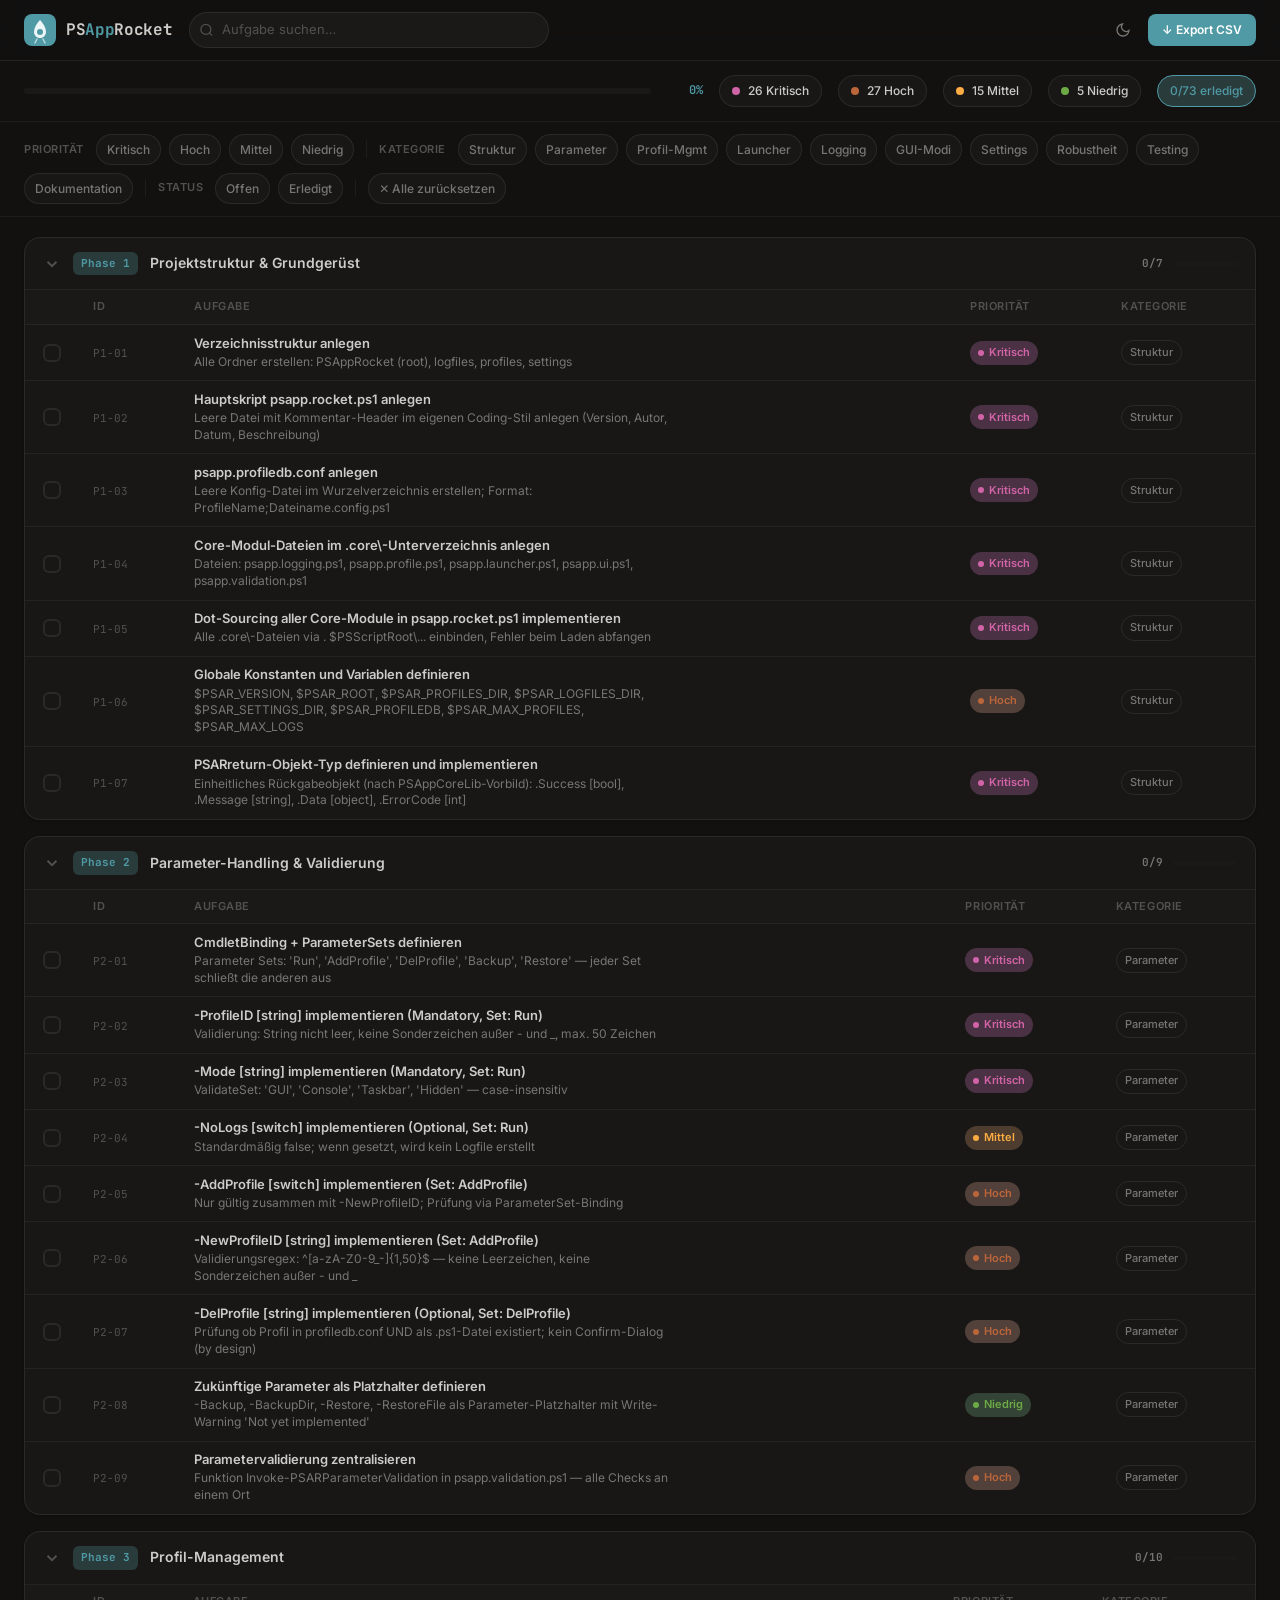
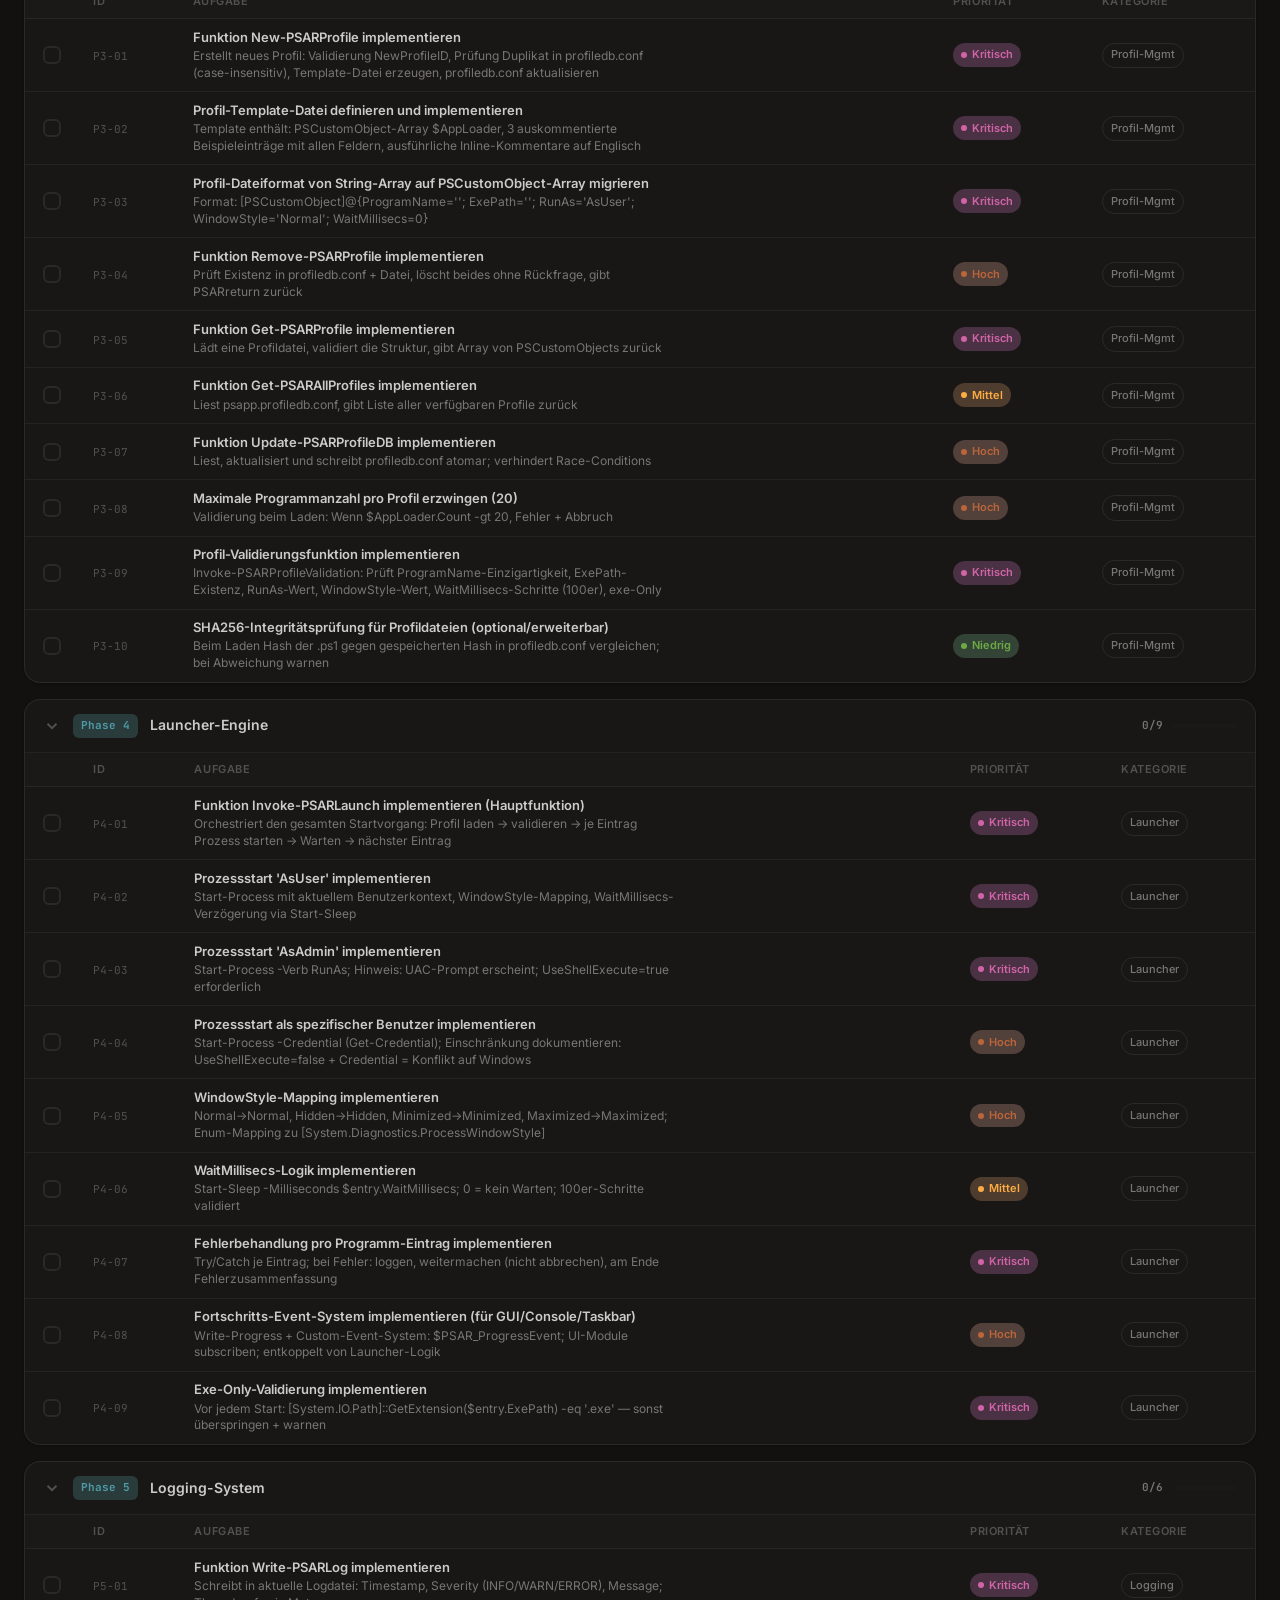
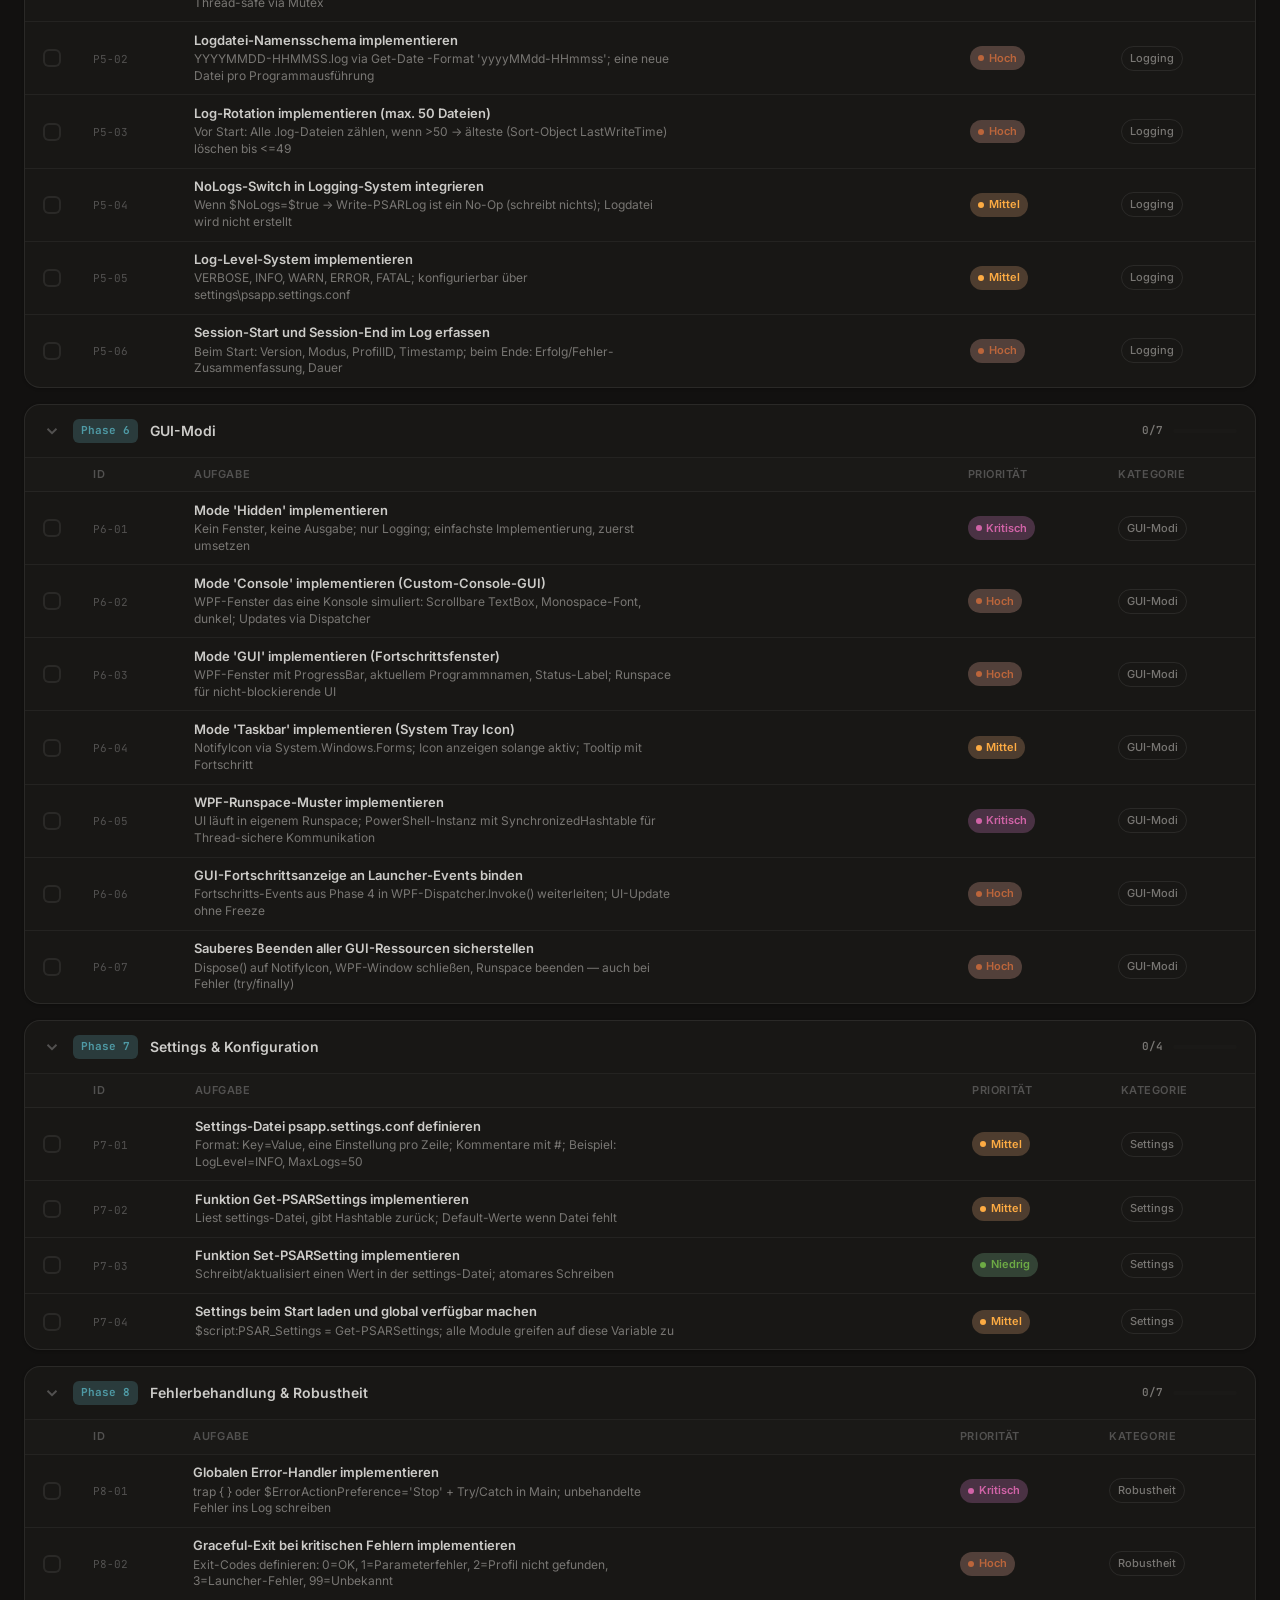
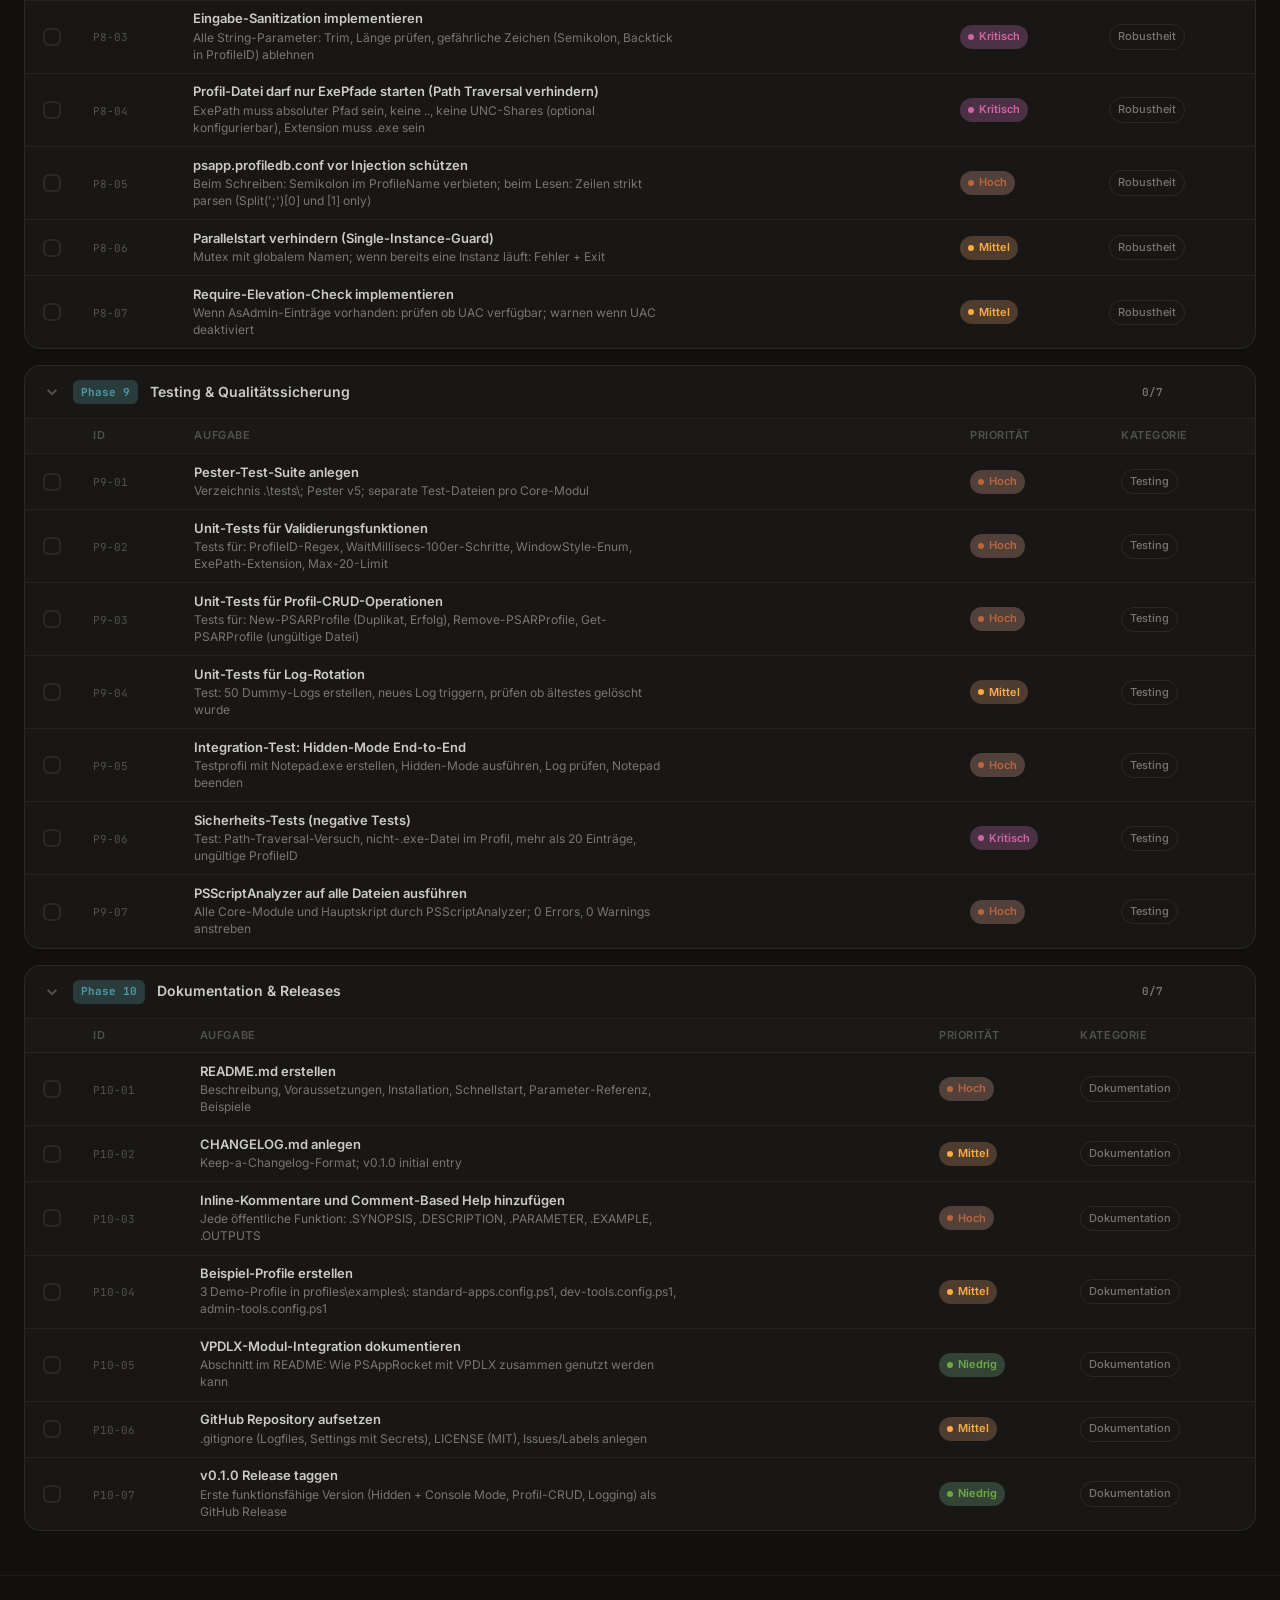
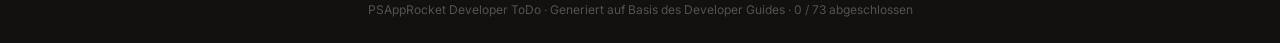
<file: ToDo Apps/PSAppRocket-ToDo-Demo.html>
<!DOCTYPE html>
<html lang="de" data-theme="dark">
<head>
<meta charset="UTF-8">
<meta name="viewport" content="width=device-width, initial-scale=1.0">
<title>PSAppRocket – Developer ToDo</title>
<link rel="preconnect" href="https://fonts.googleapis.com">
<link rel="preconnect" href="https://fonts.gstatic.com" crossorigin>
<link href="https://fonts.googleapis.com/css2?family=JetBrains+Mono:wght@400;500;700&family=Inter:wght@300;400;500;600;700&display=swap" rel="stylesheet">
<style>
*,*::before,*::after{box-sizing:border-box;margin:0;padding:0}
:root,[data-theme="light"]{
  --bg:#f7f6f2;--surface:#f9f8f5;--surface-2:#fbfbf9;--surface-off:#ede9e3;--surface-dyn:#e4e0d9;
  --border:rgba(40,37,29,0.12);--divider:rgba(40,37,29,0.08);
  --text:#28251d;--text-muted:#6b6860;--text-faint:#b0afa9;--text-inv:#f5f4f0;
  --primary:#01696f;--primary-h:#0c4e54;--primary-hl:#ced8d7;
  --error:#a12c7b;--error-hl:#e8d0dd;
  --warn:#964219;--warn-hl:#ded0c8;
  --success:#437a22;--success-hl:#d3dfcc;
  --orange:#da7101;--orange-hl:#e8d9c5;
  --purple:#7a39bb;--purple-hl:#dbd0e0;
  --shadow-sm:0 1px 3px rgba(40,37,29,.07);
  --shadow-md:0 4px 14px rgba(40,37,29,.09);
  --shadow-lg:0 12px 36px rgba(40,37,29,.13);
  --r-sm:.375rem;--r-md:.5rem;--r-lg:.75rem;--r-xl:1rem;--r-full:9999px;
  --font-body:'Inter',system-ui,sans-serif;
  --font-mono:'JetBrains Mono',monospace;
  --tr:180ms cubic-bezier(.16,1,.3,1);
}
[data-theme="dark"]{
  --bg:#121110;--surface:#181715;--surface-2:#1d1c1a;--surface-off:#1a1917;--surface-dyn:#252321;
  --border:rgba(255,255,255,.08);--divider:rgba(255,255,255,.05);
  --text:#cccbc8;--text-muted:#787673;--text-faint:#525150;--text-inv:#1a1917;
  --primary:#4f9aa5;--primary-h:#227f8b;--primary-hl:#2a3b3c;
  --error:#d163a7;--error-hl:#4a3244;
  --warn:#bb653b;--warn-hl:#52403a;
  --success:#6daa45;--success-hl:#334335;
  --orange:#fdab43;--orange-hl:#4e3d2f;
  --purple:#a86fdf;--purple-hl:#3f3249;
  --shadow-sm:0 1px 3px rgba(0,0,0,.25);
  --shadow-md:0 4px 14px rgba(0,0,0,.35);
  --shadow-lg:0 12px 36px rgba(0,0,0,.45);
}
html{-webkit-font-smoothing:antialiased;scroll-behavior:smooth;scroll-padding-top:5rem}
body{font-family:var(--font-body);font-size:14px;color:var(--text);background:var(--bg);min-height:100dvh;line-height:1.6}
button,input,select{font:inherit;color:inherit;cursor:pointer}
button{background:none;border:none}

/* HEADER */
.header{position:sticky;top:0;z-index:100;background:color-mix(in oklab,var(--bg) 88%,transparent);backdrop-filter:blur(16px);border-bottom:1px solid var(--border);padding:.75rem 1.5rem;display:flex;align-items:center;gap:1rem;flex-wrap:wrap}
.logo{display:flex;align-items:center;gap:.625rem;text-decoration:none;flex-shrink:0}
.logo-icon{width:32px;height:32px;flex-shrink:0}
.logo-text{font-family:var(--font-mono);font-size:1rem;font-weight:700;color:var(--text);letter-spacing:-.02em}
.logo-text span{color:var(--primary)}
.header-center{flex:1;min-width:200px}
.search-wrap{position:relative}
.search-wrap svg{position:absolute;left:.625rem;top:50%;transform:translateY(-50%);color:var(--text-faint);pointer-events:none;width:15px;height:15px}
.search{width:100%;max-width:360px;padding:.4rem .75rem .4rem 2rem;background:var(--surface-off);border:1px solid var(--border);border-radius:var(--r-full);font-size:13px;color:var(--text);transition:border-color var(--tr),box-shadow var(--tr);outline:none}
.search:focus{border-color:var(--primary);box-shadow:0 0 0 3px color-mix(in oklab,var(--primary) 18%,transparent)}
.search::placeholder{color:var(--text-faint)}
.header-right{display:flex;align-items:center;gap:.5rem;flex-shrink:0}
.btn-theme{width:34px;height:34px;display:flex;align-items:center;justify-content:center;border-radius:var(--r-md);color:var(--text-muted);transition:background var(--tr),color var(--tr)}
.btn-theme:hover{background:var(--surface-dyn);color:var(--text)}
.btn-export{padding:.4rem .875rem;background:var(--primary);color:#fff;border-radius:var(--r-md);font-size:12px;font-weight:600;transition:background var(--tr);white-space:nowrap}
.btn-export:hover{background:var(--primary-h)}

/* STATS BAR */
.stats-bar{padding:.875rem 1.5rem;display:flex;gap:1rem;flex-wrap:wrap;border-bottom:1px solid var(--divider)}
.stat-pill{display:flex;align-items:center;gap:.5rem;padding:.35rem .75rem;border-radius:var(--r-full);border:1px solid var(--border);background:var(--surface);font-size:12px;font-weight:500;white-space:nowrap}
.stat-pill .dot{width:8px;height:8px;border-radius:50%;flex-shrink:0}
.progress-global{flex:1;min-width:200px;display:flex;align-items:center;gap:.75rem}
.progress-bar-wrap{flex:1;height:6px;background:var(--surface-off);border-radius:var(--r-full);overflow:hidden}
.progress-bar-fill{height:100%;background:var(--primary);border-radius:var(--r-full);transition:width .4s ease}
.progress-label{font-size:12px;font-weight:600;color:var(--primary);min-width:2.5rem;text-align:right;font-family:var(--font-mono)}

/* FILTERS */
.filters{padding:.75rem 1.5rem;display:flex;align-items:center;gap:.5rem;flex-wrap:wrap;border-bottom:1px solid var(--divider)}
.filter-label{font-size:11px;font-weight:600;text-transform:uppercase;letter-spacing:.05em;color:var(--text-faint);margin-right:.25rem}
.filter-btn{padding:.3rem .625rem;border-radius:var(--r-full);border:1px solid var(--border);font-size:12px;font-weight:500;color:var(--text-muted);background:var(--surface);transition:all var(--tr)}
.filter-btn:hover{border-color:var(--primary);color:var(--primary)}
.filter-btn.active{background:var(--primary);border-color:var(--primary);color:#fff}
.filter-sep{width:1px;height:18px;background:var(--divider);margin:0 .25rem}

/* MAIN */
.main{padding:1.25rem 1.5rem;max-width:1400px;margin:0 auto}
.phases-grid{display:flex;flex-direction:column;gap:1rem}

/* PHASE CARD */
.phase-card{background:var(--surface);border:1px solid var(--border);border-radius:var(--r-xl);overflow:hidden;box-shadow:var(--shadow-sm);transition:box-shadow var(--tr)}
.phase-card:hover{box-shadow:var(--shadow-md)}
.phase-header{padding:.875rem 1.125rem;display:flex;align-items:center;gap:.75rem;cursor:pointer;user-select:none;transition:background var(--tr)}
.phase-header:hover{background:var(--surface-dyn)}
.phase-toggle{width:18px;height:18px;display:flex;align-items:center;justify-content:center;color:var(--text-faint);flex-shrink:0;transition:transform var(--tr)}
.phase-card.collapsed .phase-toggle{transform:rotate(-90deg)}
.phase-badge{font-family:var(--font-mono);font-size:11px;font-weight:700;padding:.2rem .5rem;border-radius:var(--r-sm);background:var(--primary-hl);color:var(--primary);flex-shrink:0}
.phase-title{font-size:14px;font-weight:600;flex:1}
.phase-meta{display:flex;align-items:center;gap:.625rem;flex-shrink:0}
.phase-progress{font-size:11px;font-weight:600;font-family:var(--font-mono);color:var(--text-muted)}
.phase-mini-bar{width:64px;height:4px;background:var(--surface-off);border-radius:var(--r-full);overflow:hidden}
.phase-mini-fill{height:100%;background:var(--primary);border-radius:var(--r-full);transition:width .4s ease}
.phase-body{border-top:1px solid var(--divider)}
.phase-card.collapsed .phase-body{display:none}

/* TODO TABLE */
.todo-table{width:100%;border-collapse:collapse}
.todo-table th{padding:.5rem 1rem;text-align:left;font-size:11px;font-weight:600;text-transform:uppercase;letter-spacing:.05em;color:var(--text-faint);border-bottom:1px solid var(--divider);background:var(--surface-off)}
.todo-table th:first-child{padding-left:1.125rem;width:44px}
.todo-table td{padding:.6rem 1rem;border-bottom:1px solid var(--divider);vertical-align:middle;font-size:13px}
.todo-table td:first-child{padding-left:1.125rem}
.todo-table tr:last-child td{border-bottom:none}
.todo-table tr{transition:background var(--tr)}
.todo-table tr:hover td{background:var(--surface-2)}
.todo-table tr.done td{opacity:.45}
.todo-table tr.hidden-row{display:none}

/* CHECKBOX */
.cb-wrap{display:flex;align-items:center;justify-content:center}
.cb{width:18px;height:18px;border-radius:var(--r-sm);border:2px solid var(--border);cursor:pointer;display:flex;align-items:center;justify-content:center;transition:all var(--tr);flex-shrink:0;background:var(--surface)}
.cb:hover{border-color:var(--primary)}
.cb.checked{background:var(--primary);border-color:var(--primary)}
.cb.checked::after{content:'';display:block;width:5px;height:9px;border:2px solid #fff;border-top:none;border-left:none;transform:rotate(45deg) translateY(-1px)}

/* TASK ID */
.task-id{font-family:var(--font-mono);font-size:11px;color:var(--text-faint);white-space:nowrap}

/* PRIORITY BADGE */
.prio{display:inline-flex;align-items:center;gap:.3rem;padding:.2rem .5rem;border-radius:var(--r-full);font-size:11px;font-weight:600;white-space:nowrap}
.prio-dot{width:6px;height:6px;border-radius:50%}
.prio.critical{background:var(--error-hl);color:var(--error)}
.prio.high{background:var(--warn-hl);color:var(--warn)}
.prio.medium{background:var(--orange-hl);color:var(--orange)}
.prio.low{background:var(--success-hl);color:var(--success)}

/* CATEGORY BADGE */
.cat{display:inline-flex;padding:.18rem .5rem;border-radius:var(--r-full);font-size:11px;font-weight:500;border:1px solid var(--border);color:var(--text-muted);white-space:nowrap}

/* TASK NAME / DESC */
.task-name{font-weight:600;color:var(--text);font-size:13px;line-height:1.3;margin-bottom:.15rem}
.task-desc{font-size:12px;color:var(--text-muted);line-height:1.4;max-width:60ch}

/* EMPTY STATE */
.empty-state{text-align:center;padding:3rem 1rem;color:var(--text-muted)}
.empty-state svg{width:40px;height:40px;margin:0 auto .75rem;color:var(--text-faint)}
.empty-state h3{font-size:14px;font-weight:600;color:var(--text);margin-bottom:.25rem}
.empty-state p{font-size:13px}

/* FOOTER */
.footer{padding:1.5rem;text-align:center;font-size:12px;color:var(--text-faint);border-top:1px solid var(--divider);margin-top:1.5rem}

@media(max-width:768px){
  .header{padding:.625rem 1rem;gap:.75rem}
  .stats-bar,.filters{padding:.75rem 1rem}
  .main{padding:1rem}
  .todo-table th:nth-child(4),.todo-table td:nth-child(4),.todo-table th:nth-child(5),.todo-table td:nth-child(5){display:none}
  .task-desc{display:none}
}
</style>
</head>
<body>
<header class="header">
  <a class="logo" href="#">
    <svg class="logo-icon" viewBox="0 0 32 32" fill="none" xmlns="http://www.w3.org/2000/svg" aria-label="PSAppRocket Logo">
      <rect width="32" height="32" rx="8" fill="var(--primary)"/>
      <path d="M16 6C16 6 10 12 10 18C10 21.314 12.686 24 16 24C19.314 24 22 21.314 22 18C22 12 16 6 16 6Z" fill="white" opacity="0.9"/>
      <circle cx="16" cy="18" r="3" fill="var(--primary)"/>
      <path d="M13 25L11 29M19 25L21 29" stroke="white" stroke-width="1.5" stroke-linecap="round" opacity="0.6"/>
    </svg>
    <span class="logo-text">PS<span>App</span>Rocket</span>
  </a>
  <div class="header-center">
    <div class="search-wrap">
      <svg viewBox="0 0 24 24" fill="none" stroke="currentColor" stroke-width="2"><circle cx="11" cy="11" r="8"/><path d="m21 21-4.35-4.35"/></svg>
      <input class="search" type="text" id="searchInput" placeholder="Aufgabe suchen…" autocomplete="off">
    </div>
  </div>
  <div class="header-right">
    <button class="btn-theme" id="themeToggle" data-theme-toggle aria-label="Theme wechseln">
      <svg width="16" height="16" viewBox="0 0 24 24" fill="none" stroke="currentColor" stroke-width="2"><path d="M21 12.79A9 9 0 1 1 11.21 3 7 7 0 0 0 21 12.79z"/></svg>
    </button>
    <button class="btn-export" id="exportBtn">↓ Export CSV</button>
  </div>
</header>

<div class="stats-bar" id="statsBar"></div>
<div class="filters" id="filtersBar"></div>
<main class="main"><div class="phases-grid" id="phasesGrid"></div></main>
<footer class="footer">PSAppRocket Developer ToDo · Generiert auf Basis des Developer Guides · <span id="doneCount">0</span> / <span id="totalCount">0</span> abgeschlossen</footer>

<script>
const TODOS = {"Phase 1: Projektstruktur & Grundgerüst": [["P1-01", "Verzeichnisstruktur anlegen", "Alle Ordner erstellen: PSAppRocket (root), logfiles, profiles, settings", "critical", "structure"], ["P1-02", "Hauptskript psapp.rocket.ps1 anlegen", "Leere Datei mit Kommentar-Header im eigenen Coding-Stil anlegen (Version, Autor, Datum, Beschreibung)", "critical", "structure"], ["P1-03", "psapp.profiledb.conf anlegen", "Leere Konfig-Datei im Wurzelverzeichnis erstellen; Format: ProfileName;Dateiname.config.ps1", "critical", "structure"], ["P1-04", "Core-Modul-Dateien im .core\\-Unterverzeichnis anlegen", "Dateien: psapp.logging.ps1, psapp.profile.ps1, psapp.launcher.ps1, psapp.ui.ps1, psapp.validation.ps1", "critical", "structure"], ["P1-05", "Dot-Sourcing aller Core-Module in psapp.rocket.ps1 implementieren", "Alle .core\\-Dateien via . $PSScriptRoot\\... einbinden, Fehler beim Laden abfangen", "critical", "structure"], ["P1-06", "Globale Konstanten und Variablen definieren", "$PSAR_VERSION, $PSAR_ROOT, $PSAR_PROFILES_DIR, $PSAR_LOGFILES_DIR, $PSAR_SETTINGS_DIR, $PSAR_PROFILEDB, $PSAR_MAX_PROFILES, $PSAR_MAX_LOGS", "high", "structure"], ["P1-07", "PSARreturn-Objekt-Typ definieren und implementieren", "Einheitliches Rückgabeobjekt (nach PSAppCoreLib-Vorbild): .Success [bool], .Message [string], .Data [object], .ErrorCode [int]", "critical", "structure"]], "Phase 2: Parameter-Handling & Validierung": [["P2-01", "CmdletBinding + ParameterSets definieren", "Parameter Sets: 'Run', 'AddProfile', 'DelProfile', 'Backup', 'Restore' — jeder Set schließt die anderen aus", "critical", "params"], ["P2-02", "-ProfileID [string] implementieren (Mandatory, Set: Run)", "Validierung: String nicht leer, keine Sonderzeichen außer - und _, max. 50 Zeichen", "critical", "params"], ["P2-03", "-Mode [string] implementieren (Mandatory, Set: Run)", "ValidateSet: 'GUI', 'Console', 'Taskbar', 'Hidden' — case-insensitiv", "critical", "params"], ["P2-04", "-NoLogs [switch] implementieren (Optional, Set: Run)", "Standardmäßig false; wenn gesetzt, wird kein Logfile erstellt", "medium", "params"], ["P2-05", "-AddProfile [switch] implementieren (Set: AddProfile)", "Nur gültig zusammen mit -NewProfileID; Prüfung via ParameterSet-Binding", "high", "params"], ["P2-06", "-NewProfileID [string] implementieren (Set: AddProfile)", "Validierungsregex: ^[a-zA-Z0-9_-]{1,50}$ — keine Leerzeichen, keine Sonderzeichen außer - und _", "high", "params"], ["P2-07", "-DelProfile [string] implementieren (Optional, Set: DelProfile)", "Prüfung ob Profil in profiledb.conf UND als .ps1-Datei existiert; kein Confirm-Dialog (by design)", "high", "params"], ["P2-08", "Zukünftige Parameter als Platzhalter definieren", "-Backup, -BackupDir, -Restore, -RestoreFile als Parameter-Platzhalter mit Write-Warning 'Not yet implemented'", "low", "params"], ["P2-09", "Parametervalidierung zentralisieren", "Funktion Invoke-PSARParameterValidation in psapp.validation.ps1 — alle Checks an einem Ort", "high", "params"]], "Phase 3: Profil-Management": [["P3-01", "Funktion New-PSARProfile implementieren", "Erstellt neues Profil: Validierung NewProfileID, Prüfung Duplikat in profiledb.conf (case-insensitiv), Template-Datei erzeugen, profiledb.conf aktualisieren", "critical", "profile"], ["P3-02", "Profil-Template-Datei definieren und implementieren", "Template enthält: PSCustomObject-Array $AppLoader, 3 auskommentierte Beispieleinträge mit allen Feldern, ausführliche Inline-Kommentare auf Englisch", "critical", "profile"], ["P3-03", "Profil-Dateiformat von String-Array auf PSCustomObject-Array migrieren", "Format: [PSCustomObject]@{ProgramName=''; ExePath=''; RunAs='AsUser'; WindowStyle='Normal'; WaitMillisecs=0}", "critical", "profile"], ["P3-04", "Funktion Remove-PSARProfile implementieren", "Prüft Existenz in profiledb.conf + Datei, löscht beides ohne Rückfrage, gibt PSARreturn zurück", "high", "profile"], ["P3-05", "Funktion Get-PSARProfile implementieren", "Lädt eine Profildatei, validiert die Struktur, gibt Array von PSCustomObjects zurück", "critical", "profile"], ["P3-06", "Funktion Get-PSARAllProfiles implementieren", "Liest psapp.profiledb.conf, gibt Liste aller verfügbaren Profile zurück", "medium", "profile"], ["P3-07", "Funktion Update-PSARProfileDB implementieren", "Liest, aktualisiert und schreibt profiledb.conf atomar; verhindert Race-Conditions", "high", "profile"], ["P3-08", "Maximale Programmanzahl pro Profil erzwingen (20)", "Validierung beim Laden: Wenn $AppLoader.Count -gt 20, Fehler + Abbruch", "high", "profile"], ["P3-09", "Profil-Validierungsfunktion implementieren", "Invoke-PSARProfileValidation: Prüft ProgramName-Einzigartigkeit, ExePath-Existenz, RunAs-Wert, WindowStyle-Wert, WaitMillisecs-Schritte (100er), exe-Only", "critical", "profile"], ["P3-10", "SHA256-Integritätsprüfung für Profildateien (optional/erweiterbar)", "Beim Laden Hash der .ps1 gegen gespeicherten Hash in profiledb.conf vergleichen; bei Abweichung warnen", "low", "profile"]], "Phase 4: Launcher-Engine": [["P4-01", "Funktion Invoke-PSARLaunch implementieren (Hauptfunktion)", "Orchestriert den gesamten Startvorgang: Profil laden → validieren → je Eintrag Prozess starten → Warten → nächster Eintrag", "critical", "launcher"], ["P4-02", "Prozessstart 'AsUser' implementieren", "Start-Process mit aktuellem Benutzerkontext, WindowStyle-Mapping, WaitMillisecs-Verzögerung via Start-Sleep", "critical", "launcher"], ["P4-03", "Prozessstart 'AsAdmin' implementieren", "Start-Process -Verb RunAs; Hinweis: UAC-Prompt erscheint; UseShellExecute=true erforderlich", "critical", "launcher"], ["P4-04", "Prozessstart als spezifischer Benutzer implementieren", "Start-Process -Credential (Get-Credential); Einschränkung dokumentieren: UseShellExecute=false + Credential = Konflikt auf Windows", "high", "launcher"], ["P4-05", "WindowStyle-Mapping implementieren", "Normal→Normal, Hidden→Hidden, Minimized→Minimized, Maximized→Maximized; Enum-Mapping zu [System.Diagnostics.ProcessWindowStyle]", "high", "launcher"], ["P4-06", "WaitMillisecs-Logik implementieren", "Start-Sleep -Milliseconds $entry.WaitMillisecs; 0 = kein Warten; 100er-Schritte validiert", "medium", "launcher"], ["P4-07", "Fehlerbehandlung pro Programm-Eintrag implementieren", "Try/Catch je Eintrag; bei Fehler: loggen, weitermachen (nicht abbrechen), am Ende Fehlerzusammenfassung", "critical", "launcher"], ["P4-08", "Fortschritts-Event-System implementieren (für GUI/Console/Taskbar)", "Write-Progress + Custom-Event-System: $PSAR_ProgressEvent; UI-Module subscriben; entkoppelt von Launcher-Logik", "high", "launcher"], ["P4-09", "Exe-Only-Validierung implementieren", "Vor jedem Start: [System.IO.Path]::GetExtension($entry.ExePath) -eq '.exe' — sonst überspringen + warnen", "critical", "launcher"]], "Phase 5: Logging-System": [["P5-01", "Funktion Write-PSARLog implementieren", "Schreibt in aktuelle Logdatei: Timestamp, Severity (INFO/WARN/ERROR), Message; Thread-safe via Mutex", "critical", "logging"], ["P5-02", "Logdatei-Namensschema implementieren", "YYYYMMDD-HHMMSS.log via Get-Date -Format 'yyyyMMdd-HHmmss'; eine neue Datei pro Programmausführung", "high", "logging"], ["P5-03", "Log-Rotation implementieren (max. 50 Dateien)", "Vor Start: Alle .log-Dateien zählen, wenn >50 → älteste (Sort-Object LastWriteTime) löschen bis <=49", "high", "logging"], ["P5-04", "NoLogs-Switch in Logging-System integrieren", "Wenn $NoLogs=$true → Write-PSARLog ist ein No-Op (schreibt nichts); Logdatei wird nicht erstellt", "medium", "logging"], ["P5-05", "Log-Level-System implementieren", "VERBOSE, INFO, WARN, ERROR, FATAL; konfigurierbar über settings\\psapp.settings.conf", "medium", "logging"], ["P5-06", "Session-Start und Session-End im Log erfassen", "Beim Start: Version, Modus, ProfilID, Timestamp; beim Ende: Erfolg/Fehler-Zusammenfassung, Dauer", "high", "logging"]], "Phase 6: GUI-Modi": [["P6-01", "Mode 'Hidden' implementieren", "Kein Fenster, keine Ausgabe; nur Logging; einfachste Implementierung, zuerst umsetzen", "critical", "gui"], ["P6-02", "Mode 'Console' implementieren (Custom-Console-GUI)", "WPF-Fenster das eine Konsole simuliert: Scrollbare TextBox, Monospace-Font, dunkel; Updates via Dispatcher", "high", "gui"], ["P6-03", "Mode 'GUI' implementieren (Fortschrittsfenster)", "WPF-Fenster mit ProgressBar, aktuellem Programmnamen, Status-Label; Runspace für nicht-blockierende UI", "high", "gui"], ["P6-04", "Mode 'Taskbar' implementieren (System Tray Icon)", "NotifyIcon via System.Windows.Forms; Icon anzeigen solange aktiv; Tooltip mit Fortschritt", "medium", "gui"], ["P6-05", "WPF-Runspace-Muster implementieren", "UI läuft in eigenem Runspace; PowerShell-Instanz mit SynchronizedHashtable für Thread-sichere Kommunikation", "critical", "gui"], ["P6-06", "GUI-Fortschrittsanzeige an Launcher-Events binden", "Fortschritts-Events aus Phase 4 in WPF-Dispatcher.Invoke() weiterleiten; UI-Update ohne Freeze", "high", "gui"], ["P6-07", "Sauberes Beenden aller GUI-Ressourcen sicherstellen", "Dispose() auf NotifyIcon, WPF-Window schließen, Runspace beenden — auch bei Fehler (try/finally)", "high", "gui"]], "Phase 7: Settings & Konfiguration": [["P7-01", "Settings-Datei psapp.settings.conf definieren", "Format: Key=Value, eine Einstellung pro Zeile; Kommentare mit #; Beispiel: LogLevel=INFO, MaxLogs=50", "medium", "settings"], ["P7-02", "Funktion Get-PSARSettings implementieren", "Liest settings-Datei, gibt Hashtable zurück; Default-Werte wenn Datei fehlt", "medium", "settings"], ["P7-03", "Funktion Set-PSARSetting implementieren", "Schreibt/aktualisiert einen Wert in der settings-Datei; atomares Schreiben", "low", "settings"], ["P7-04", "Settings beim Start laden und global verfügbar machen", "$script:PSAR_Settings = Get-PSARSettings; alle Module greifen auf diese Variable zu", "medium", "settings"]], "Phase 8: Fehlerbehandlung & Robustheit": [["P8-01", "Globalen Error-Handler implementieren", "trap { } oder $ErrorActionPreference='Stop' + Try/Catch in Main; unbehandelte Fehler ins Log schreiben", "critical", "robustness"], ["P8-02", "Graceful-Exit bei kritischen Fehlern implementieren", "Exit-Codes definieren: 0=OK, 1=Parameterfehler, 2=Profil nicht gefunden, 3=Launcher-Fehler, 99=Unbekannt", "high", "robustness"], ["P8-03", "Eingabe-Sanitization implementieren", "Alle String-Parameter: Trim, Länge prüfen, gefährliche Zeichen (Semikolon, Backtick in ProfileID) ablehnen", "critical", "robustness"], ["P8-04", "Profil-Datei darf nur ExePfade starten (Path Traversal verhindern)", "ExePath muss absoluter Pfad sein, keine .., keine UNC-Shares (optional konfigurierbar), Extension muss .exe sein", "critical", "robustness"], ["P8-05", "psapp.profiledb.conf vor Injection schützen", "Beim Schreiben: Semikolon im ProfileName verbieten; beim Lesen: Zeilen strikt parsen (Split(';')[0] und [1] only)", "high", "robustness"], ["P8-06", "Parallelstart verhindern (Single-Instance-Guard)", "Mutex mit globalem Namen; wenn bereits eine Instanz läuft: Fehler + Exit", "medium", "robustness"], ["P8-07", "Require-Elevation-Check implementieren", "Wenn AsAdmin-Einträge vorhanden: prüfen ob UAC verfügbar; warnen wenn UAC deaktiviert", "medium", "robustness"]], "Phase 9: Testing & Qualitätssicherung": [["P9-01", "Pester-Test-Suite anlegen", "Verzeichnis .\\tests\\; Pester v5; separate Test-Dateien pro Core-Modul", "high", "testing"], ["P9-02", "Unit-Tests für Validierungsfunktionen", "Tests für: ProfileID-Regex, WaitMillisecs-100er-Schritte, WindowStyle-Enum, ExePath-Extension, Max-20-Limit", "high", "testing"], ["P9-03", "Unit-Tests für Profil-CRUD-Operationen", "Tests für: New-PSARProfile (Duplikat, Erfolg), Remove-PSARProfile, Get-PSARProfile (ungültige Datei)", "high", "testing"], ["P9-04", "Unit-Tests für Log-Rotation", "Test: 50 Dummy-Logs erstellen, neues Log triggern, prüfen ob ältestes gelöscht wurde", "medium", "testing"], ["P9-05", "Integration-Test: Hidden-Mode End-to-End", "Testprofil mit Notepad.exe erstellen, Hidden-Mode ausführen, Log prüfen, Notepad beenden", "high", "testing"], ["P9-06", "Sicherheits-Tests (negative Tests)", "Test: Path-Traversal-Versuch, nicht-.exe-Datei im Profil, mehr als 20 Einträge, ungültige ProfileID", "critical", "testing"], ["P9-07", "PSScriptAnalyzer auf alle Dateien ausführen", "Alle Core-Module und Hauptskript durch PSScriptAnalyzer; 0 Errors, 0 Warnings anstreben", "high", "testing"]], "Phase 10: Dokumentation & Releases": [["P10-01", "README.md erstellen", "Beschreibung, Voraussetzungen, Installation, Schnellstart, Parameter-Referenz, Beispiele", "high", "docs"], ["P10-02", "CHANGELOG.md anlegen", "Keep-a-Changelog-Format; v0.1.0 initial entry", "medium", "docs"], ["P10-03", "Inline-Kommentare und Comment-Based Help hinzufügen", "Jede öffentliche Funktion: .SYNOPSIS, .DESCRIPTION, .PARAMETER, .EXAMPLE, .OUTPUTS", "high", "docs"], ["P10-04", "Beispiel-Profile erstellen", "3 Demo-Profile in profiles\\examples\\: standard-apps.config.ps1, dev-tools.config.ps1, admin-tools.config.ps1", "medium", "docs"], ["P10-05", "VPDLX-Modul-Integration dokumentieren", "Abschnitt im README: Wie PSAppRocket mit VPDLX zusammen genutzt werden kann", "low", "docs"], ["P10-06", "GitHub Repository aufsetzen", ".gitignore (Logfiles, Settings mit Secrets), LICENSE (MIT), Issues/Labels anlegen", "medium", "docs"], ["P10-07", "v0.1.0 Release taggen", "Erste funktionsfähige Version (Hidden + Console Mode, Profil-CRUD, Logging) als GitHub Release", "low", "docs"]]};

const PRIO_ORDER = {critical:0,high:1,medium:2,low:3};
const PRIO_LABELS = {critical:'Kritisch',high:'Hoch',medium:'Mittel',low:'Niedrig'};
const CAT_LABELS = {structure:'Struktur',params:'Parameter',profile:'Profil-Mgmt',launcher:'Launcher',logging:'Logging',gui:'GUI-Modi',settings:'Settings',robustness:'Robustheit',testing:'Testing',docs:'Dokumentation'};

let state = {};
let activeFilters = {prio: null, cat: null, status: null};

// Load state
try { const s = sessionStorage.getItem('psar_todo'); if(s) state = JSON.parse(s); } catch(e){}

function saveState() {
  try { sessionStorage.setItem('psar_todo', JSON.stringify(state)); } catch(e){}
}

function getDoneCount() {
  return Object.values(state).filter(Boolean).length;
}

function getTotalCount() {
  return Object.values(TODOS).reduce((a,v)=>a+v.length,0);
}

function getPhaseStats(phase) {
  const tasks = TODOS[phase];
  const done = tasks.filter(t=>state[t[0]]).length;
  return {done, total:tasks.length};
}

function buildStats() {
  const bar = document.getElementById('statsBar');
  const total = getTotalCount();
  const done = getDoneCount();
  const pct = total ? Math.round(done/total*100) : 0;

  const byPrio = {critical:0,high:0,medium:0,low:0};
  Object.values(TODOS).flat().forEach(t=>{ byPrio[t[3]]++; });

  bar.innerHTML = `
    <div class="progress-global">
      <div class="progress-bar-wrap"><div class="progress-bar-fill" style="width:${pct}%"></div></div>
      <span class="progress-label">${pct}%</span>
    </div>
    <div class="stat-pill"><span class="dot" style="background:var(--error)"></span><span>${byPrio.critical} Kritisch</span></div>
    <div class="stat-pill"><span class="dot" style="background:var(--warn)"></span><span>${byPrio.high} Hoch</span></div>
    <div class="stat-pill"><span class="dot" style="background:var(--orange)"></span><span>${byPrio.medium} Mittel</span></div>
    <div class="stat-pill"><span class="dot" style="background:var(--success)"></span><span>${byPrio.low} Niedrig</span></div>
    <div class="stat-pill" style="background:var(--primary-hl);border-color:var(--primary);color:var(--primary)"><span>${done}/${total} erledigt</span></div>
  `;
  document.getElementById('doneCount').textContent = done;
  document.getElementById('totalCount').textContent = total;
}

function buildFilters() {
  const bar = document.getElementById('filtersBar');
  const prioFilters = Object.keys(PRIO_ORDER).map(p=>`<button class="filter-btn prio-filter ${activeFilters.prio===p?'active':''}" data-prio="${p}">${PRIO_LABELS[p]}</button>`).join('');
  const catFilters = Object.keys(CAT_LABELS).map(c=>`<button class="filter-btn cat-filter ${activeFilters.cat===c?'active':''}" data-cat="${c}">${CAT_LABELS[c]}</button>`).join('');
  const statusFilters = `
    <button class="filter-btn status-filter ${activeFilters.status==='open'?'active':''}" data-status="open">Offen</button>
    <button class="filter-btn status-filter ${activeFilters.status==='done'?'active':''}" data-status="done">Erledigt</button>
  `;
  bar.innerHTML = `
    <span class="filter-label">Priorität</span>${prioFilters}
    <div class="filter-sep"></div>
    <span class="filter-label">Kategorie</span>${catFilters}
    <div class="filter-sep"></div>
    <span class="filter-label">Status</span>${statusFilters}
    <div class="filter-sep"></div>
    <button class="filter-btn" id="clearFilters">✕ Alle zurücksetzen</button>
  `;
  bar.querySelectorAll('.prio-filter').forEach(btn=>{
    btn.addEventListener('click',()=>{ activeFilters.prio = activeFilters.prio===btn.dataset.prio?null:btn.dataset.prio; rebuild(); });
  });
  bar.querySelectorAll('.cat-filter').forEach(btn=>{
    btn.addEventListener('click',()=>{ activeFilters.cat = activeFilters.cat===btn.dataset.cat?null:btn.dataset.cat; rebuild(); });
  });
  bar.querySelectorAll('.status-filter').forEach(btn=>{
    btn.addEventListener('click',()=>{ activeFilters.status = activeFilters.status===btn.dataset.status?null:btn.dataset.status; rebuild(); });
  });
  document.getElementById('clearFilters').addEventListener('click',()=>{ activeFilters={prio:null,cat:null,status:null}; rebuild(); });
}

function taskMatchesFilters(task, searchVal) {
  const [id,,name,prio,cat,desc] = [task[0],task[1],task[1]+' '+task[2],task[3],task[4],task[2]];
  const isDone = !!state[task[0]];
  if(activeFilters.prio && task[3]!==activeFilters.prio) return false;
  if(activeFilters.cat && task[4]!==activeFilters.cat) return false;
  if(activeFilters.status==='open' && isDone) return false;
  if(activeFilters.status==='done' && !isDone) return false;
  if(searchVal) {
    const q = searchVal.toLowerCase();
    if(!(task[0].toLowerCase().includes(q)||task[1].toLowerCase().includes(q)||task[2].toLowerCase().includes(q)||CAT_LABELS[task[4]].toLowerCase().includes(q)||PRIO_LABELS[task[3]].toLowerCase().includes(q))) return false;
  }
  return true;
}

function buildPhases(searchVal='') {
  const grid = document.getElementById('phasesGrid');
  grid.innerHTML='';
  let anyVisible = false;

  Object.entries(TODOS).forEach(([phase, tasks],pi)=>{
    const phaseKey = 'phase_'+pi;
    const collapsed = sessionStorage.getItem('psar_collapsed_'+phaseKey)==='1';
    const {done,total} = getPhaseStats(phase);
    const pct = total ? Math.round(done/total*100) : 0;
    const visibleTasks = tasks.filter(t=>taskMatchesFilters(t,searchVal));
    if(visibleTasks.length===0 && (activeFilters.prio||activeFilters.cat||activeFilters.status||searchVal)) return;
    anyVisible=true;

    const card = document.createElement('div');
    card.className = 'phase-card'+(collapsed?' collapsed':'');
    card.dataset.phase = phaseKey;

    const phaseNum = phase.match(/Phase (\d+)/)?.[1]||'?';
    card.innerHTML = `
      <div class="phase-header" data-toggle="${phaseKey}">
        <svg class="phase-toggle" viewBox="0 0 24 24" fill="none" stroke="currentColor" stroke-width="2.5"><path d="m6 9 6 6 6-6"/></svg>
        <span class="phase-badge">Phase ${phaseNum}</span>
        <span class="phase-title">${phase.replace(/Phase \d+: /,'')}</span>
        <div class="phase-meta">
          <span class="phase-progress">${done}/${total}</span>
          <div class="phase-mini-bar"><div class="phase-mini-fill" style="width:${pct}%"></div></div>
        </div>
      </div>
      <div class="phase-body">
        <table class="todo-table">
          <thead><tr>
            <th></th>
            <th>ID</th>
            <th>Aufgabe</th>
            <th>Priorität</th>
            <th>Kategorie</th>
          </tr></thead>
          <tbody id="tbody_${phaseKey}"></tbody>
        </table>
        <div class="empty-state" id="empty_${phaseKey}" style="display:none">
          <svg viewBox="0 0 24 24" fill="none" stroke="currentColor" stroke-width="1.5"><circle cx="11" cy="11" r="8"/><path d="m21 21-4.35-4.35"/></svg>
          <h3>Keine Treffer</h3>
          <p>Kein Eintrag in dieser Phase entspricht dem Filter.</p>
        </div>
      </div>
    `;
    grid.appendChild(card);

    const tbody = document.getElementById('tbody_'+phaseKey);
    let shown = 0;
    tasks.forEach(task=>{
      const [id,name,desc,prio,cat] = task;
      const isDone = !!state[id];
      const visible = taskMatchesFilters(task,searchVal);
      const tr = document.createElement('tr');
      tr.className = (isDone?'done':'')+(!visible?' hidden-row':'');
      tr.dataset.taskId = id;
      tr.innerHTML = `
        <td><div class="cb-wrap"><div class="cb ${isDone?'checked':''}" data-id="${id}" tabindex="0" role="checkbox" aria-checked="${isDone}" aria-label="${name}"></div></div></td>
        <td><span class="task-id">${id}</span></td>
        <td>
          <div class="task-name">${name}</div>
          <div class="task-desc">${desc}</div>
        </td>
        <td><span class="prio ${prio}"><span class="prio-dot" style="background:currentColor"></span>${PRIO_LABELS[prio]}</span></td>
        <td><span class="cat">${CAT_LABELS[cat]||cat}</span></td>
      `;
      tbody.appendChild(tr);
      if(visible) shown++;
    });

    if(shown===0 && (activeFilters.prio||activeFilters.cat||activeFilters.status||searchVal)){
      document.getElementById('empty_'+phaseKey).style.display='';
    }

    card.querySelector('.phase-header').addEventListener('click',()=>{
      card.classList.toggle('collapsed');
      sessionStorage.setItem('psar_collapsed_'+phaseKey, card.classList.contains('collapsed')?'1':'0');
    });
  });

  if(!anyVisible){
    grid.innerHTML=`<div class="empty-state" style="padding:4rem 1rem">
      <svg viewBox="0 0 24 24" fill="none" stroke="currentColor" stroke-width="1.5" style="width:48px;height:48px;margin:0 auto 1rem"><circle cx="11" cy="11" r="8"/><path d="m21 21-4.35-4.35"/></svg>
      <h3>Keine Aufgaben gefunden</h3>
      <p>Passe die Filter oder die Suche an.</p>
    </div>`;
  }

  document.querySelectorAll('.cb').forEach(cb=>{
    cb.addEventListener('click',()=>toggleTask(cb.dataset.id));
    cb.addEventListener('keydown',e=>{ if(e.key===' '||e.key==='Enter'){e.preventDefault();toggleTask(cb.dataset.id);} });
  });
}

function toggleTask(id) {
  state[id] = !state[id];
  saveState();
  rebuild();
}

function rebuild() {
  const q = document.getElementById('searchInput')?.value||'';
  buildStats();
  buildFilters();
  buildPhases(q);
}

// Theme toggle
const html = document.documentElement;
let theme = html.getAttribute('data-theme')||'dark';
const themeBtn = document.getElementById('themeToggle');
function setTheme(t){
  theme=t; html.setAttribute('data-theme',t);
  themeBtn.innerHTML = t==='dark'
    ? '<svg width="16" height="16" viewBox="0 0 24 24" fill="none" stroke="currentColor" stroke-width="2"><path d="M21 12.79A9 9 0 1 1 11.21 3 7 7 0 0 0 21 12.79z"/></svg>'
    : '<svg width="16" height="16" viewBox="0 0 24 24" fill="none" stroke="currentColor" stroke-width="2"><circle cx="12" cy="12" r="5"/><path d="M12 1v2M12 21v2M4.22 4.22l1.42 1.42M18.36 18.36l1.42 1.42M1 12h2M21 12h2M4.22 19.78l1.42-1.42M18.36 5.64l1.42-1.42"/></svg>';
}
themeBtn.addEventListener('click',()=>setTheme(theme==='dark'?'light':'dark'));

// Search
document.getElementById('searchInput').addEventListener('input', e=>buildPhases(e.target.value));

// Export CSV
document.getElementById('exportBtn').addEventListener('click',()=>{
  let csv = 'ID;Phase;Aufgabe;Beschreibung;Priorität;Kategorie;Status\n';
  Object.entries(TODOS).forEach(([phase,tasks])=>{
    tasks.forEach(t=>{
      const status = state[t[0]]?'Erledigt':'Offen';
      csv += [t[0], phase.replace(/Phase \d+: /,''), t[1], t[2], PRIO_LABELS[t[3]], CAT_LABELS[t[4]], status].map(v=>'"'+String(v).replace(/"/g,'""')+'"').join(';')+'\n';
    });
  });
  const blob = new Blob(['\uFEFF'+csv],{type:'text/csv;charset=utf-8;'});
  const a = document.createElement('a'); a.href=URL.createObjectURL(blob); a.download='PSAppRocket_ToDo.csv'; a.click();
});

rebuild();
</script>
</body>
</html>
</file>
<file: Demo/GridLayout/themes/dark.css>
/* ============================================================
   THEME: Dark
   Alle Themes überschreiben ausschließlich CSS Custom
   Properties. Layout und Komponenten bleiben unberührt.
   ============================================================ */

[data-theme="dark"],
:root {
  /* ── Surfaces ── */
  --color-bg:                #111113;
  --color-surface:           #18181b;
  --color-surface-2:         #1d1d21;
  --color-surface-offset:    #222226;
  --color-surface-dynamic:   #2a2a30;
  --color-divider:           #2e2e34;
  --color-border:            #3a3a42;

  /* ── Text ── */
  --color-text:              #e4e4e8;
  --color-text-muted:        #8b8b97;
  --color-text-faint:        #55555f;
  --color-text-inverse:      #111113;

  /* ── Accent – Soft Cyan ── */
  --color-primary:           #38bdf8;
  --color-primary-hover:     #0ea5e9;
  --color-primary-active:    #0284c7;
  --color-primary-highlight: #0c2d3f;

  /* ── Sidebar ── */
  --color-sidebar-bg:        #16161a;
  --color-sidebar-text:      #c4c4cc;
  --color-sidebar-item-hover:#222228;
  --color-sidebar-item-active:#1a3040;
  --color-sidebar-border:    #2a2a32;

  /* ── Header / Footer ── */
  --color-header-bg:         #111113;
  --color-header-border:     #2a2a32;
  --color-footer-bg:         #111113;
  --color-footer-border:     #2a2a32;

  /* ── Toggle ── */
  --color-toggle-bg:         #222228;
  --color-toggle-hover:      #2a2a34;
  --color-toggle-border:     #38384a;

  /* ── Status ── */
  --color-success:           #4ade80;
  --color-warning:           #fb923c;
  --color-error:             #f87171;

  /* ── Shadows ── */
  --shadow-sm:  0 1px 2px  oklch(0 0 0 / 0.35);
  --shadow-md:  0 4px 14px oklch(0 0 0 / 0.45);
  --shadow-lg:  0 12px 36px oklch(0 0 0 / 0.55);
}
</file>
<file: Demo/GridLayout/css/tokens.css>
/* ============================================================
   TOKENS – Typografie, Abstände, Radien, Übergänge
   Nur strukturelle/dimensionale Werte. Farben = themes/*.css
   ============================================================ */
:root {
  /* Typografie */
  --font-body:    'Inter', 'Segoe UI', system-ui, sans-serif;
  --font-display: 'Inter', 'Segoe UI', system-ui, sans-serif;
  --font-mono:    'JetBrains Mono', 'Fira Code', monospace;

  --text-xs:   clamp(0.75rem,  0.7rem  + 0.25vw, 0.875rem);
  --text-sm:   clamp(0.875rem, 0.8rem  + 0.35vw, 1rem);
  --text-base: clamp(1rem,     0.95rem + 0.25vw, 1.125rem);
  --text-lg:   clamp(1.125rem, 1rem    + 0.75vw, 1.5rem);
  --text-xl:   clamp(1.5rem,   1.2rem  + 1.25vw, 2.25rem);

  /* Abstände (4-px-Basis) */
  --space-1:  0.25rem;
  --space-2:  0.5rem;
  --space-3:  0.75rem;
  --space-4:  1rem;
  --space-5:  1.25rem;
  --space-6:  1.5rem;
  --space-8:  2rem;
  --space-10: 2.5rem;
  --space-12: 3rem;
  --space-16: 4rem;

  /* Radien */
  --radius-sm:   0.25rem;
  --radius-md:   0.5rem;
  --radius-lg:   0.75rem;
  --radius-xl:   1rem;
  --radius-full: 9999px;

  /* Übergänge */
  --transition-fast:        120ms cubic-bezier(0.16, 1, 0.3, 1);
  --transition-interactive: 180ms cubic-bezier(0.16, 1, 0.3, 1);
  --transition-smooth:      280ms cubic-bezier(0.16, 1, 0.3, 1);

  /* Layout-Dimensionen */
  --sidebar-width:  260px;
  --header-height:  56px;
  --footer-height:  44px;

  /* Sidebar-Animation */
  --sidebar-transition: 320ms cubic-bezier(0.16, 1, 0.3, 1);
}
</file>
<file: Demo/GridLayout/css/base.css>
/* ============================================================
   BASE – Reset und globale Grundstile
   ============================================================ */
*, *::before, *::after { box-sizing: border-box; margin: 0; padding: 0; }

html {
  -webkit-text-size-adjust: none;
  text-size-adjust: none;
  -webkit-font-smoothing: antialiased;
  -moz-osx-font-smoothing: grayscale;
  text-rendering: optimizeLegibility;
  scroll-behavior: smooth;
  height: 100%;
}

body {
  height: 100%;
  font-family: var(--font-body);
  font-size: var(--text-base);
  color: var(--color-text);
  background-color: var(--color-bg);
  overflow: hidden; /* Scrolling übernimmt der Content-Container */
}

img, picture, video, canvas, svg { display: block; max-width: 100%; height: auto; }
button, input, textarea, select { font: inherit; color: inherit; }
button { cursor: pointer; background: none; border: none; }
h1, h2, h3, h4, h5, h6 { line-height: 1.2; text-wrap: balance; font-family: var(--font-display); }
p, li { text-wrap: pretty; }
a { color: var(--color-primary); text-decoration: none; }
a:hover { color: var(--color-primary-hover); }

::selection {
  background: oklch(from var(--color-primary) l c h / 0.25);
  color: var(--color-text);
}

:focus-visible {
  outline: 2px solid var(--color-primary);
  outline-offset: 3px;
  border-radius: var(--radius-sm);
}

.sr-only {
  position: absolute; width: 1px; height: 1px; padding: 0; margin: -1px;
  overflow: hidden; clip: rect(0,0,0,0); white-space: nowrap; border-width: 0;
}

@media (prefers-reduced-motion: reduce) {
  *, *::before, *::after {
    animation-duration: 0.01ms !important;
    animation-iteration-count: 1 !important;
    transition-duration: 0.01ms !important;
    scroll-behavior: auto !important;
  }
}
</file>
<file: Demo/GridLayout/css/layout.css>
/* ============================================================
   LAYOUT – App-Shell: Header · Sidebar · Content · Footer
   ============================================================

   CSS-Grid-Schema:
   ┌─────────────────────────────────────────────┐
   │  HEADER  (grid-column: 1 / -1)              │
   ├───────────────┬─────────────────────────────┤
   │               │                             │
   │   SIDEBAR     │        CONTENT              │
   │  (fix width)  │     (overflow-y: auto)      │
   │               │                             │
   ├───────────────┴─────────────────────────────┤
   │  FOOTER  (grid-column: 1 / -1)              │
   └─────────────────────────────────────────────┘
*/

/* ── App-Shell ─────────────────────────────────── */
.app-shell {
  display: grid;
  grid-template-rows: var(--header-height) 1fr var(--footer-height);
  grid-template-columns: var(--sidebar-width) 1fr;
  grid-template-areas:
    "header  header"
    "sidebar content"
    "footer  footer";
  width:  100vw;
  height: 100dvh;
  overflow: hidden;
  transition: grid-template-columns var(--sidebar-transition);
}

/* Sidebar eingeklappt → Spalte auf 0 kollabieren */
.app-shell.sidebar-collapsed {
  grid-template-columns: 0 1fr;
}

/* ── HEADER ─────────────────────────────────────── */
.app-header {
  grid-area: header;
  display: flex;
  align-items: center;
  gap: var(--space-4);
  padding-inline: var(--space-4);
  height: var(--header-height);
  background-color: var(--color-header-bg);
  border-bottom: 1px solid var(--color-header-border);
  box-shadow: var(--shadow-sm);
  z-index: 100;
}

.header-logo {
  display: flex;
  align-items: center;
  gap: var(--space-3);
  text-decoration: none;
  color: var(--color-text);
}
.header-logo svg { flex-shrink: 0; color: var(--color-primary); }
.header-logo-text {
  font-size: var(--text-sm);
  font-weight: 600;
  letter-spacing: 0.01em;
  white-space: nowrap;
}
.header-actions {
  display: flex;
  align-items: center;
  gap: var(--space-2);
  margin-left: auto;
}

/* ── Sidebar-Toggle (im Header) ─────────────────── */
.btn-sidebar-toggle {
  display: flex;
  align-items: center;
  justify-content: center;
  width: 36px;
  height: 36px;
  border-radius: var(--radius-md);
  background: var(--color-toggle-bg);
  border: 1px solid var(--color-toggle-border);
  color: var(--color-text-muted);
  flex-shrink: 0;
  transition:
    background var(--transition-interactive),
    color var(--transition-interactive),
    border-color var(--transition-interactive);
}
.btn-sidebar-toggle:hover {
  background: var(--color-toggle-hover);
  color: var(--color-text);
  border-color: var(--color-primary);
}
.btn-sidebar-toggle svg { pointer-events: none; }

/* ── SIDEBAR ────────────────────────────────────── */
.app-sidebar {
  grid-area: sidebar;
  display: flex;
  flex-direction: column;
  background-color: var(--color-sidebar-bg);
  border-right: 1px solid var(--color-sidebar-border);
  overflow: hidden;          /* clip beim Zuklappen */
  overflow-y: auto;
  width: var(--sidebar-width);
  transition:
    width var(--sidebar-transition),
    opacity var(--sidebar-transition);
  z-index: 90;
}

/* Dezente Scrollbar */
.app-sidebar::-webkit-scrollbar        { width: 4px; }
.app-sidebar::-webkit-scrollbar-track  { background: transparent; }
.app-sidebar::-webkit-scrollbar-thumb  { background: var(--color-border); border-radius: var(--radius-full); }
.app-sidebar::-webkit-scrollbar-thumb:hover { background: var(--color-text-faint); }

/* Sidebar ausgeblendet */
.app-shell.sidebar-collapsed .app-sidebar {
  width: 0;
  opacity: 0;
  pointer-events: none;
}

/* Sidebar-Innenstruktur */
.sidebar-section { padding: var(--space-5) var(--space-3) var(--space-3); }

.sidebar-section-label {
  display: block;
  font-size: var(--text-xs);
  font-weight: 600;
  text-transform: uppercase;
  letter-spacing: 0.08em;
  color: var(--color-text-faint);
  padding: 0 var(--space-3) var(--space-2);
  white-space: nowrap;
  overflow: hidden;
}

.sidebar-nav { list-style: none; display: flex; flex-direction: column; gap: 2px; }

.sidebar-nav-item a {
  display: flex;
  align-items: center;
  gap: var(--space-3);
  padding: var(--space-2) var(--space-3);
  border-radius: var(--radius-md);
  font-size: var(--text-sm);
  color: var(--color-sidebar-text);
  white-space: nowrap;
  overflow: hidden;
  text-decoration: none;
  transition:
    background var(--transition-interactive),
    color var(--transition-interactive);
}
.sidebar-nav-item a:hover {
  background: var(--color-sidebar-item-hover);
  color: var(--color-text);
}
.sidebar-nav-item.active a {
  background: var(--color-sidebar-item-active);
  color: var(--color-primary);
  font-weight: 500;
}
.sidebar-nav-item a svg { flex-shrink: 0; opacity: 0.7; transition: opacity var(--transition-interactive); }
.sidebar-nav-item a:hover svg,
.sidebar-nav-item.active a svg { opacity: 1; }

/* ── CONTENT-BEREICH ────────────────────────────── */
.app-content {
  grid-area: content;
  overflow-y: auto;
  overflow-x: hidden;
  background-color: var(--color-bg);
  min-width: 0;  /* verhindert Overflow in Grid */
}

/* Dezente Scrollbar */
.app-content::-webkit-scrollbar        { width: 6px; }
.app-content::-webkit-scrollbar-track  { background: transparent; }
.app-content::-webkit-scrollbar-thumb  { background: var(--color-border); border-radius: var(--radius-full); }
.app-content::-webkit-scrollbar-thumb:hover { background: var(--color-text-muted); }

/* Content-Seiten – nur aktive wird gezeigt */
.content-page {
  display: none;
  padding: var(--space-8) var(--space-8) var(--space-12);
  min-height: 100%;
  animation: pageFadeIn 200ms ease-out;
}
.content-page.active { display: block; }

@keyframes pageFadeIn {
  from { opacity: 0; transform: translateY(6px); }
  to   { opacity: 1; transform: translateY(0); }
}

/* ── FOOTER ─────────────────────────────────────── */
.app-footer {
  grid-area: footer;
  display: flex;
  align-items: center;
  justify-content: space-between;
  padding-inline: var(--space-6);
  height: var(--footer-height);
  background-color: var(--color-footer-bg);
  border-top: 1px solid var(--color-footer-border);
  font-size: var(--text-xs);
  color: var(--color-text-faint);
  z-index: 100;
}
</file>
<file: Demo/GridLayout/css/components.css>
/* ============================================================
   COMPONENTS – Buttons · Cards · Badges · Divider · …
   ============================================================ */

/* ── Buttons ─────────────────────────────────── */
.btn {
  display: inline-flex;
  align-items: center;
  gap: var(--space-2);
  padding: var(--space-2) var(--space-4);
  border-radius: var(--radius-md);
  font-size: var(--text-sm);
  font-weight: 500;
  line-height: 1;
  white-space: nowrap;
  border: 1px solid transparent;
  cursor: pointer;
  transition:
    background var(--transition-interactive),
    color var(--transition-interactive),
    border-color var(--transition-interactive),
    box-shadow var(--transition-interactive);
}
.btn-primary {
  background: var(--color-primary);
  color: var(--color-text-inverse);
  border-color: var(--color-primary);
}
.btn-primary:hover {
  background: var(--color-primary-hover);
  border-color: var(--color-primary-hover);
}
.btn-ghost {
  background: transparent;
  color: var(--color-text-muted);
  border-color: var(--color-border);
}
.btn-ghost:hover {
  background: var(--color-surface-offset);
  color: var(--color-text);
  border-color: var(--color-primary);
}

/* ── Icon-Button (quadratisch) ───────────────── */
.btn-icon {
  display: inline-flex;
  align-items: center;
  justify-content: center;
  width: 36px;
  height: 36px;
  border-radius: var(--radius-md);
  background: transparent;
  border: 1px solid transparent;
  color: var(--color-text-muted);
  transition:
    background var(--transition-interactive),
    color var(--transition-interactive),
    border-color var(--transition-interactive);
}
.btn-icon:hover {
  background: var(--color-surface-offset);
  color: var(--color-text);
  border-color: var(--color-border);
}

/* ── Karten ──────────────────────────────────── */
.card {
  background: var(--color-surface);
  border: 1px solid var(--color-border);
  border-radius: var(--radius-lg);
  padding: var(--space-6);
  box-shadow: var(--shadow-sm);
}
.card-title {
  font-size: var(--text-lg);
  font-weight: 600;
  color: var(--color-text);
  margin-bottom: var(--space-3);
}
.card-body {
  font-size: var(--text-base);
  color: var(--color-text-muted);
  line-height: 1.65;
}

/* ── Karten-Grid ─────────────────────────────── */
.card-grid {
  display: grid;
  grid-template-columns: repeat(auto-fill, minmax(min(280px, 100%), 1fr));
  gap: var(--space-5);
}

/* ── Badge ───────────────────────────────────── */
.badge {
  display: inline-flex;
  align-items: center;
  gap: var(--space-1);
  padding: 2px var(--space-2);
  border-radius: var(--radius-full);
  font-size: var(--text-xs);
  font-weight: 600;
  background: var(--color-primary-highlight);
  color: var(--color-primary);
  letter-spacing: 0.02em;
}

/* ── Section-Überschriften ───────────────────── */
.section-heading {
  font-size: var(--text-xl);
  font-weight: 700;
  color: var(--color-text);
  margin-bottom: var(--space-2);
}
.section-sub {
  font-size: var(--text-base);
  color: var(--color-text-muted);
  margin-bottom: var(--space-8);
  max-width: 60ch;
}

/* ── Divider ─────────────────────────────────── */
.divider {
  border: none;
  border-top: 1px solid var(--color-divider);
  margin-block: var(--space-6);
}

/* ── Info-Zeilen (Key–Value) ─────────────────── */
.info-row {
  display: flex;
  justify-content: space-between;
  align-items: center;
  padding: var(--space-3) 0;
  border-bottom: 1px solid var(--color-divider);
  font-size: var(--text-sm);
  gap: var(--space-4);
}
.info-row:last-child { border-bottom: none; }
.info-label { color: var(--color-text-muted); }
.info-value { color: var(--color-text); font-weight: 500; text-align: right; }

/* ── Leerer Zustand ──────────────────────────── */
.empty-state {
  display: flex;
  flex-direction: column;
  align-items: center;
  text-align: center;
  padding: var(--space-16) var(--space-8);
  color: var(--color-text-muted);
}
.empty-state svg { width: 48px; height: 48px; color: var(--color-text-faint); margin-bottom: var(--space-4); }
.empty-state h3 { font-size: var(--text-lg); color: var(--color-text); margin-bottom: var(--space-2); }
.empty-state p  { max-width: 36ch; margin-bottom: var(--space-6); }

/* ── Nav-Dot (aktiver Indikator) ─────────────── */
.nav-dot {
  width: 6px;
  height: 6px;
  border-radius: var(--radius-full);
  background: var(--color-primary);
  margin-left: auto;
  flex-shrink: 0;
}

/* ── Statusindikator ─────────────────────────── */
.status { display: inline-flex; align-items: center; gap: var(--space-2); font-size: var(--text-xs); }
.status-dot { width: 8px; height: 8px; border-radius: var(--radius-full); flex-shrink: 0; }
.status-dot.online  { background: var(--color-success); box-shadow: 0 0 6px var(--color-success); }
.status-dot.warning { background: var(--color-warning); }
.status-dot.error   { background: var(--color-error); }
</file>
<file: SuperDo/v1.00.01/themes/dark.css>
/* ============================================================
   THEME: Dark
   Alle Themes überschreiben ausschließlich CSS Custom
   Properties. Layout und Komponenten bleiben unberührt.
   ============================================================ */

[data-theme="dark"],
:root {
  /* ── Surfaces ── */
  --color-bg:                #111113;
  --color-surface:           #18181b;
  --color-surface-2:         #1d1d21;
  --color-surface-offset:    #222226;
  --color-surface-dynamic:   #2a2a30;
  --color-divider:           #2e2e34;
  --color-border:            #3a3a42;

  /* ── Text ── */
  --color-text:              #e4e4e8;
  --color-text-muted:        #8b8b97;
  --color-text-faint:        #55555f;
  --color-text-inverse:      #111113;

  /* ── Accent – Soft Cyan ── */
  --color-primary:           #38bdf8;
  --color-primary-hover:     #0ea5e9;
  --color-primary-active:    #0284c7;
  --color-primary-highlight: #0c2d3f;

  /* ── Sidebar ── */
  --color-sidebar-bg:        #16161a;
  --color-sidebar-text:      #c4c4cc;
  --color-sidebar-item-hover:#222228;
  --color-sidebar-item-active:#1a3040;
  --color-sidebar-border:    #2a2a32;

  /* ── Header / Footer ── */
  --color-header-bg:         #111113;
  --color-header-border:     #2a2a32;
  --color-footer-bg:         #111113;
  --color-footer-border:     #2a2a32;

  /* ── Toggle ── */
  --color-toggle-bg:         #222228;
  --color-toggle-hover:      #2a2a34;
  --color-toggle-border:     #38384a;

  /* ── Status ── */
  --color-success:           #4ade80;
  --color-warning:           #fb923c;
  --color-error:             #f87171;

  /* ── Shadows ── */
  --shadow-sm:  0 1px 2px  oklch(0 0 0 / 0.35);
  --shadow-md:  0 4px 14px oklch(0 0 0 / 0.45);
  --shadow-lg:  0 12px 36px oklch(0 0 0 / 0.55);
}
</file>
<file: SuperDo/v1.00.01/css/tokens.css>
/* ============================================================
   TOKENS – Typography, Spacing, Radii, Transitions
   Structural/dimensional values only. Colors = themes/*.css
   ============================================================ */

:root {
  /* Typography */
  --font-body: 'Inter', 'Segoe UI', system-ui, sans-serif;
  --font-display: 'Inter', 'Segoe UI', system-ui, sans-serif;
  --font-mono: 'JetBrains Mono', 'Fira Code', monospace;

  --text-xs: clamp(0.75rem, 0.7rem + 0.25vw, 0.875rem);
  --text-sm: clamp(0.875rem, 0.8rem + 0.35vw, 1rem);
  --text-base: clamp(1rem, 0.95rem + 0.25vw, 1.125rem);
  --text-lg: clamp(1.125rem, 1rem + 0.75vw, 1.5rem);
  --text-xl: clamp(1.5rem, 1.2rem + 1.25vw, 2.25rem);

  /* Spacing (4-px-base) */
  --space-1: 0.25rem;
  --space-2: 0.5rem;
  --space-3: 0.75rem;
  --space-4: 1rem;
  --space-5: 1.25rem;
  --space-6: 1.5rem;
  --space-8: 2rem;
  --space-10: 2.5rem;
  --space-12: 3rem;
  --space-16: 4rem;

  /* Radii */
  --radius-sm: 0.25rem;
  --radius-md: 0.5rem;
  --radius-lg: 0.75rem;
  --radius-xl: 1rem;
  --radius-full: 9999px;

  /* Transitions */
  --transition-fast: 120ms cubic-bezier(0.16, 1, 0.3, 1);
  --transition-interactive: 180ms cubic-bezier(0.16, 1, 0.3, 1);
  --transition-smooth: 280ms cubic-bezier(0.16, 1, 0.3, 1);

  /* Layout Dimensions */
  --sidebar-width: 260px;
  --header-height: 56px;
  --footer-height: 44px;

  /* Sidebar Animation */
  --sidebar-transition: 320ms cubic-bezier(0.16, 1, 0.3, 1);
}
</file>
<file: SuperDo/v1.00.01/css/base.css>
/* ============================================================
   BASE – Reset and global base styles
   ============================================================ */

*, *::before, *::after { box-sizing: border-box; margin: 0; padding: 0; }

html {
  -webkit-text-size-adjust: none;
  text-size-adjust: none;
  -webkit-font-smoothing: antialiased;
  -moz-osx-font-smoothing: grayscale;
  text-rendering: optimizeLegibility;
  scroll-behavior: smooth;
  height: 100%;
}

body {
  height: 100%;
  font-family: var(--font-body);
  font-size: var(--text-base);
  color: var(--color-text);
  background-color: var(--color-bg);
  overflow: hidden; /* Scrolling is handled by the content container */
}

img, picture, video, canvas, svg { display: block; max-width: 100%; height: auto; }
button, input, textarea, select { font: inherit; color: inherit; }
button { cursor: pointer; background: none; border: none; }

h1, h2, h3, h4, h5, h6 { line-height: 1.2; text-wrap: balance; font-family: var(--font-display); }
p, li { text-wrap: pretty; }

a { color: var(--color-primary); text-decoration: none; }
a:hover { color: var(--color-primary-hover); }

.divider {
  border: none;
  border-top: 1px solid var(--color-border);
  margin: var(--space-8) 0;
}

code {
  font-family: var(--font-mono);
  font-size: 0.9em;
  background: var(--color-surface-offset);
  padding: 0.1em 0.3em;
  border-radius: var(--radius-sm);
}

::selection {
  background: oklch(from var(--color-primary) l c h / 0.25);
  color: var(--color-text);
}
</file>
<file: SuperDo/v1.00.01/css/layout.css>
/* ============================================================
   LAYOUT – App-Shell: Header · Sidebar · Content · Footer
   ============================================================

   CSS-Grid-Schema:
   ┌─────────────────────────────────────────────┐
   │  HEADER  (grid-column: 1 / -1)              │
   ├───────────────┬─────────────────────────────┤
   │               │                             │
   │   SIDEBAR     │        CONTENT              │
   │  (fix width)  │     (overflow-y: auto)      │
   │               │                             │
   ├───────────────┴─────────────────────────────┤
   │  FOOTER  (grid-column: 1 / -1)              │
   └─────────────────────────────────────────────┘
*/

/* ── App-Shell ─────────────────────────────────── */
.app-shell {
  display: grid;
  grid-template-rows: var(--header-height) 1fr var(--footer-height);
  grid-template-columns: var(--sidebar-width) 1fr;
  grid-template-areas:
    "header  header"
    "sidebar content"
    "footer  footer";
  width:  100vw;
  height: 100dvh;
  overflow: hidden;
  transition: grid-template-columns var(--sidebar-transition);
}

/* Sidebar eingeklappt → Spalte auf 0 kollabieren */
.app-shell.sidebar-collapsed {
  grid-template-columns: 0 1fr;
}

/* ── HEADER ─────────────────────────────────────── */
.app-header {
  grid-area: header;
  display: flex;
  align-items: center;
  gap: var(--space-4);
  padding-inline: var(--space-4);
  height: var(--header-height);
  background-color: var(--color-header-bg);
  border-bottom: 1px solid var(--color-header-border);
  box-shadow: var(--shadow-sm);
  z-index: 100;
}

.header-logo {
  display: flex;
  align-items: center;
  gap: var(--space-3);
  text-decoration: none;
  color: var(--color-text);
}
.header-logo svg { flex-shrink: 0; color: var(--color-primary); }
.header-logo-text {
  font-size: var(--text-sm);
  font-weight: 600;
  letter-spacing: 0.01em;
  white-space: nowrap;
}
.header-actions {
  display: flex;
  align-items: center;
  gap: var(--space-2);
  margin-left: auto;
}

/* ── Sidebar-Toggle (im Header) ─────────────────── */
.btn-sidebar-toggle {
  display: flex;
  align-items: center;
  justify-content: center;
  width: 36px;
  height: 36px;
  border-radius: var(--radius-md);
  background: var(--color-toggle-bg);
  border: 1px solid var(--color-toggle-border);
  color: var(--color-text-muted);
  flex-shrink: 0;
  transition:
    background var(--transition-interactive),
    color var(--transition-interactive),
    border-color var(--transition-interactive);
}
.btn-sidebar-toggle:hover {
  background: var(--color-toggle-hover);
  color: var(--color-text);
  border-color: var(--color-primary);
}
.btn-sidebar-toggle svg { pointer-events: none; }

/* ── SIDEBAR ────────────────────────────────────── */
.app-sidebar {
  grid-area: sidebar;
  display: flex;
  flex-direction: column;
  background-color: var(--color-sidebar-bg);
  border-right: 1px solid var(--color-sidebar-border);
  overflow: hidden;          /* clip beim Zuklappen */
  overflow-y: auto;
  width: var(--sidebar-width);
  transition:
    width var(--sidebar-transition),
    opacity var(--sidebar-transition);
  z-index: 90;
}

/* Dezente Scrollbar */
.app-sidebar::-webkit-scrollbar        { width: 4px; }
.app-sidebar::-webkit-scrollbar-track  { background: transparent; }
.app-sidebar::-webkit-scrollbar-thumb  { background: var(--color-border); border-radius: var(--radius-full); }
.app-sidebar::-webkit-scrollbar-thumb:hover { background: var(--color-text-faint); }

/* Sidebar ausgeblendet */
.app-shell.sidebar-collapsed .app-sidebar {
  width: 0;
  opacity: 0;
  pointer-events: none;
}

/* Sidebar-Innenstruktur */
.sidebar-section { padding: var(--space-5) var(--space-3) var(--space-3); }

.sidebar-section-label {
  display: block;
  font-size: var(--text-xs);
  font-weight: 600;
  text-transform: uppercase;
  letter-spacing: 0.08em;
  color: var(--color-text-faint);
  padding: 0 var(--space-3) var(--space-2);
  white-space: nowrap;
  overflow: hidden;
}

.sidebar-nav { list-style: none; display: flex; flex-direction: column; gap: 2px; }

.sidebar-nav-item a {
  display: flex;
  align-items: center;
  gap: var(--space-3);
  padding: var(--space-2) var(--space-3);
  border-radius: var(--radius-md);
  font-size: var(--text-sm);
  color: var(--color-sidebar-text);
  white-space: nowrap;
  overflow: hidden;
  text-decoration: none;
  transition:
    background var(--transition-interactive),
    color var(--transition-interactive);
}
.sidebar-nav-item a:hover {
  background: var(--color-sidebar-item-hover);
  color: var(--color-text);
}
.sidebar-nav-item.active a {
  background: var(--color-sidebar-item-active);
  color: var(--color-primary);
  font-weight: 500;
}
.sidebar-nav-item a svg { flex-shrink: 0; opacity: 0.7; transition: opacity var(--transition-interactive); }
.sidebar-nav-item a:hover svg,
.sidebar-nav-item.active a svg { opacity: 1; }

/* ── CONTENT-BEREICH ────────────────────────────── */
.app-content {
  grid-area: content;
  overflow-y: auto;
  overflow-x: hidden;
  background-color: var(--color-bg);
  min-width: 0;  /* verhindert Overflow in Grid */
}

/* Dezente Scrollbar */
.app-content::-webkit-scrollbar        { width: 6px; }
.app-content::-webkit-scrollbar-track  { background: transparent; }
.app-content::-webkit-scrollbar-thumb  { background: var(--color-border); border-radius: var(--radius-full); }
.app-content::-webkit-scrollbar-thumb:hover { background: var(--color-text-muted); }

/* Content-Seiten – nur aktive wird gezeigt */
.content-page {
  display: none;
  padding: var(--space-8) var(--space-8) var(--space-12);
  min-height: 100%;
  animation: pageFadeIn 200ms ease-out;
}
.content-page.active { display: block; }

@keyframes pageFadeIn {
  from { opacity: 0; transform: translateY(6px); }
  to   { opacity: 1; transform: translateY(0); }
}

/* ── FOOTER ─────────────────────────────────────── */
.app-footer {
  grid-area: footer;
  display: flex;
  align-items: center;
  justify-content: space-between;
  padding-inline: var(--space-6);
  height: var(--footer-height);
  background-color: var(--color-footer-bg);
  border-top: 1px solid var(--color-footer-border);
  font-size: var(--text-xs);
  color: var(--color-text-faint);
  z-index: 100;
}
</file>
<file: SuperDo/v1.00.01/css/components.css>
/* ============================================================
   COMPONENTS – Buttons · Cards · Badges · Divider · ...
   ============================================================ */

/* ── Buttons ───────────────────────────────────── */
.btn {
  display: inline-flex;
  align-items: center;
  gap: var(--space-2);
  padding: var(--space-2) var(--space-4);
  border-radius: var(--radius-md);
  font-size: var(--text-sm);
  font-weight: 500;
  line-height: 1;
  white-space: nowrap;
  border: 1px solid transparent;
  cursor: pointer;
  transition:
    background var(--transition-interactive),
    color var(--transition-interactive),
    border-color var(--transition-interactive),
    box-shadow var(--transition-interactive);
}

.btn-primary {
  background: var(--color-primary);
  color: var(--color-text-inverse);
  border-color: var(--color-primary);
}

.btn-primary:hover {
  background: var(--color-primary-hover);
  border-color: var(--color-primary-hover);
}

.btn-icon {
  display: flex;
  align-items: center;
  justify-content: center;
  width: 36px;
  height: 36px;
  border-radius: var(--radius-md);
  color: var(--color-text-muted);
  transition: all var(--transition-interactive);
}

.btn-icon:hover {
  background: var(--color-surface-offset);
  color: var(--color-text);
}

/* ── Cards ─────────────────────────────────────── */
.card-grid {
  display: grid;
  grid-template-columns: repeat(auto-fill, minmax(300px, 1fr));
  gap: var(--space-6);
  margin-bottom: var(--space-8);
}

.card {
  background: var(--color-surface);
  border: 1px solid var(--color-border);
  border-radius: var(--radius-lg);
  padding: var(--space-6);
  transition: border-color var(--transition-smooth);
}

.card:hover {
  border-color: var(--color-border-strong);
}

.card-title {
  font-size: var(--text-base);
  font-weight: 600;
  margin-bottom: var(--space-3);
  display: flex;
  align-items: center;
  gap: var(--space-2);
}

.card-body {
  font-size: var(--text-sm);
  color: var(--color-text-muted);
  line-height: 1.6;
}

/* ── Badges ────────────────────────────────────── */
.badge {
  display: inline-block;
  padding: 2px 6px;
  background: var(--color-primary-highlight);
  color: var(--color-primary);
  font-size: 10px;
  font-weight: 700;
  text-transform: uppercase;
  border-radius: var(--radius-sm);
  letter-spacing: 0.05em;
}

/* ── Info Rows ─────────────────────────────────── */
.info-row {
  display: flex;
  justify-content: space-between;
  align-items: center;
  padding: var(--space-3) 0;
  border-bottom: 1px solid var(--color-surface-offset);
}

.info-row:last-child { border-bottom: none; }

.info-label {
  font-size: var(--text-sm);
  color: var(--color-text-faint);
}

.info-value {
  font-size: var(--text-sm);
  font-weight: 500;
  color: var(--color-text);
}

/* ── Empty State ───────────────────────────────── */
.empty-state {
  display: flex;
  flex-direction: column;
  align-items: center;
  text-align: center;
  padding: var(--space-16) var(--space-8);
  background: var(--color-surface);
  border: 2px dashed var(--color-border);
  border-radius: var(--radius-xl);
  color: var(--color-text-faint);
}

.empty-state svg {
  width: 48px;
  height: 48px;
  margin-bottom: var(--space-6);
  opacity: 0.4;
}

.empty-state h3 {
  color: var(--color-text);
  margin-bottom: var(--space-2);
}

.empty-state p {
  max-width: 40ch;
  margin-bottom: var(--space-8);
}

/* ── Status Indicators ─────────────────────────── */
.status {
  display: flex;
  align-items: center;
  gap: var(--space-2);
}

.status-dot {
  width: 8px;
  height: 8px;
  border-radius: 50%;
  background: var(--color-text-faint);
}

.status-dot.online {
  background: var(--color-success);
  box-shadow: 0 0 8px var(--color-success);
}

/* ── Headings ──────────────────────────────────── */
.section-heading {
  font-size: var(--text-xl);
  font-weight: 700;
  margin-bottom: var(--space-1);
  letter-spacing: -0.02em;
}

.section-sub {
  font-size: var(--text-base);
  color: var(--color-text-muted);
  margin-bottom: var(--space-10);
  max-width: 70ch;
}
</file>
